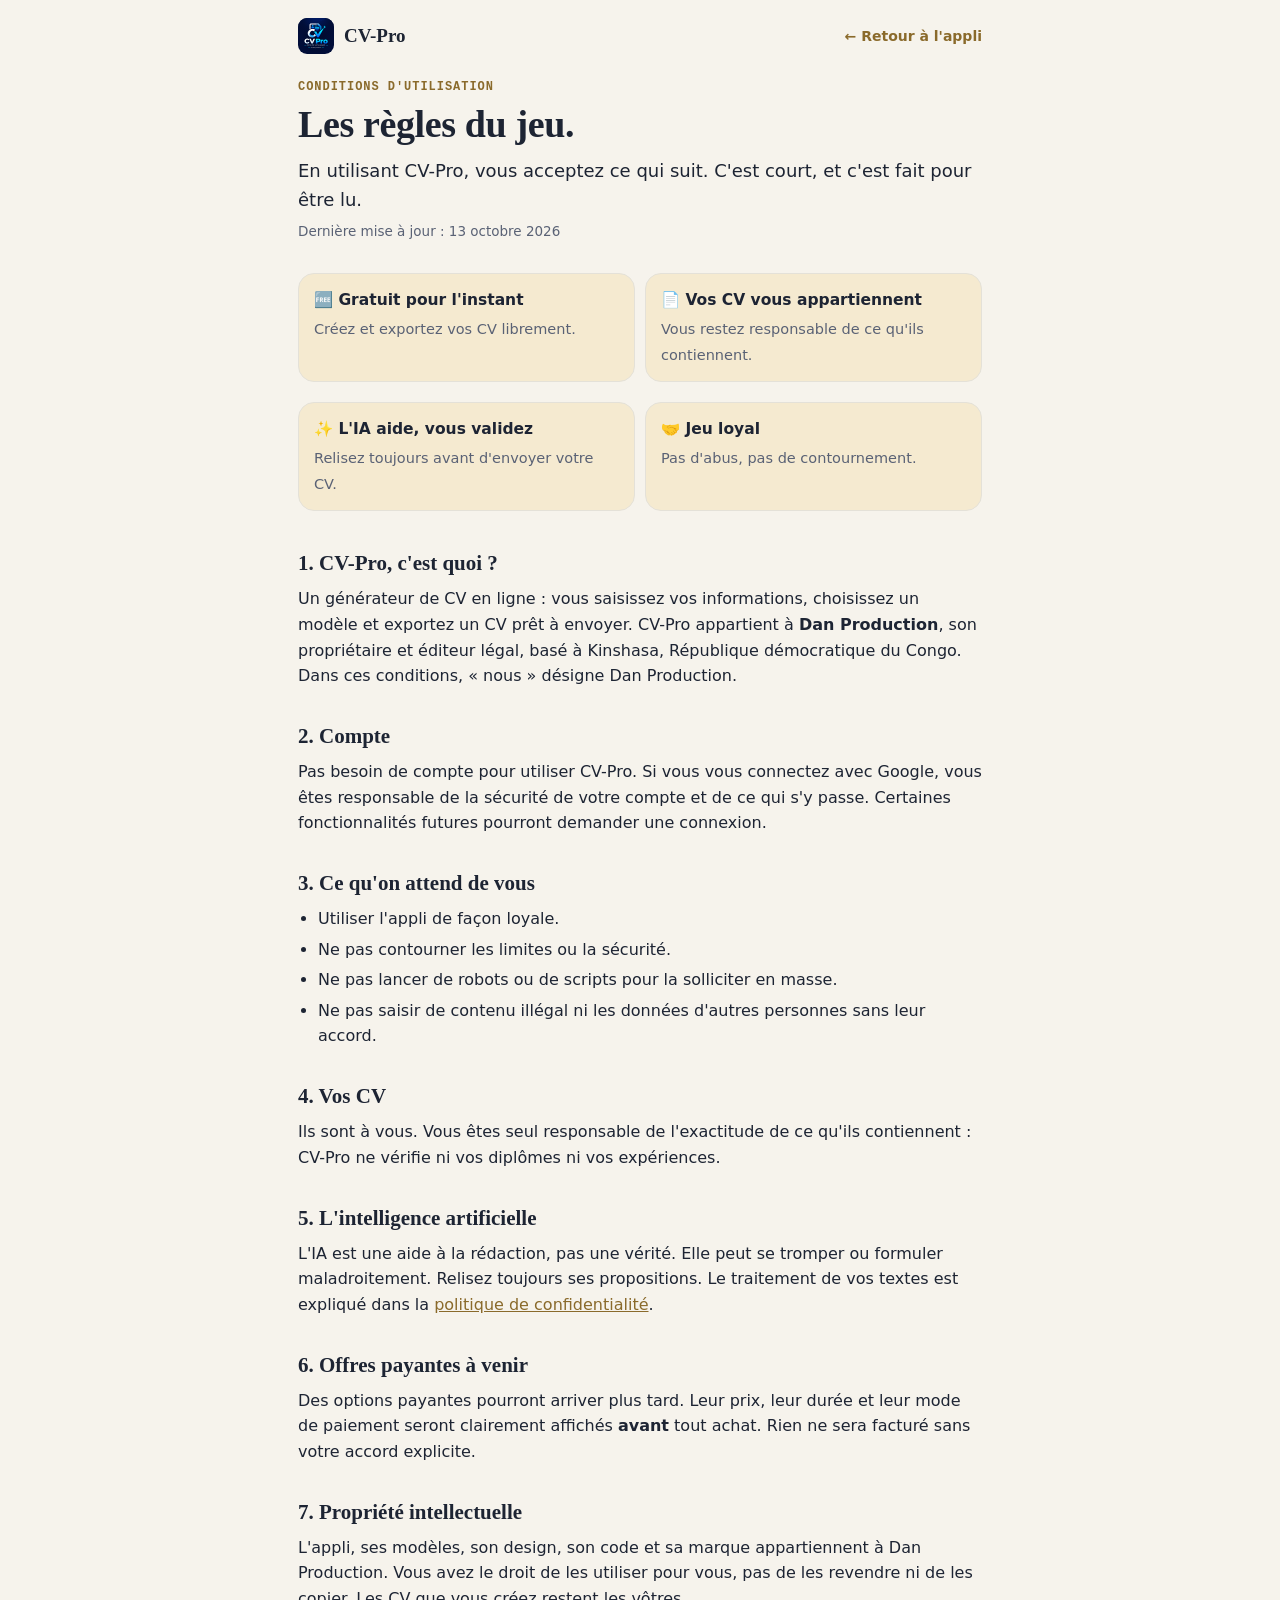
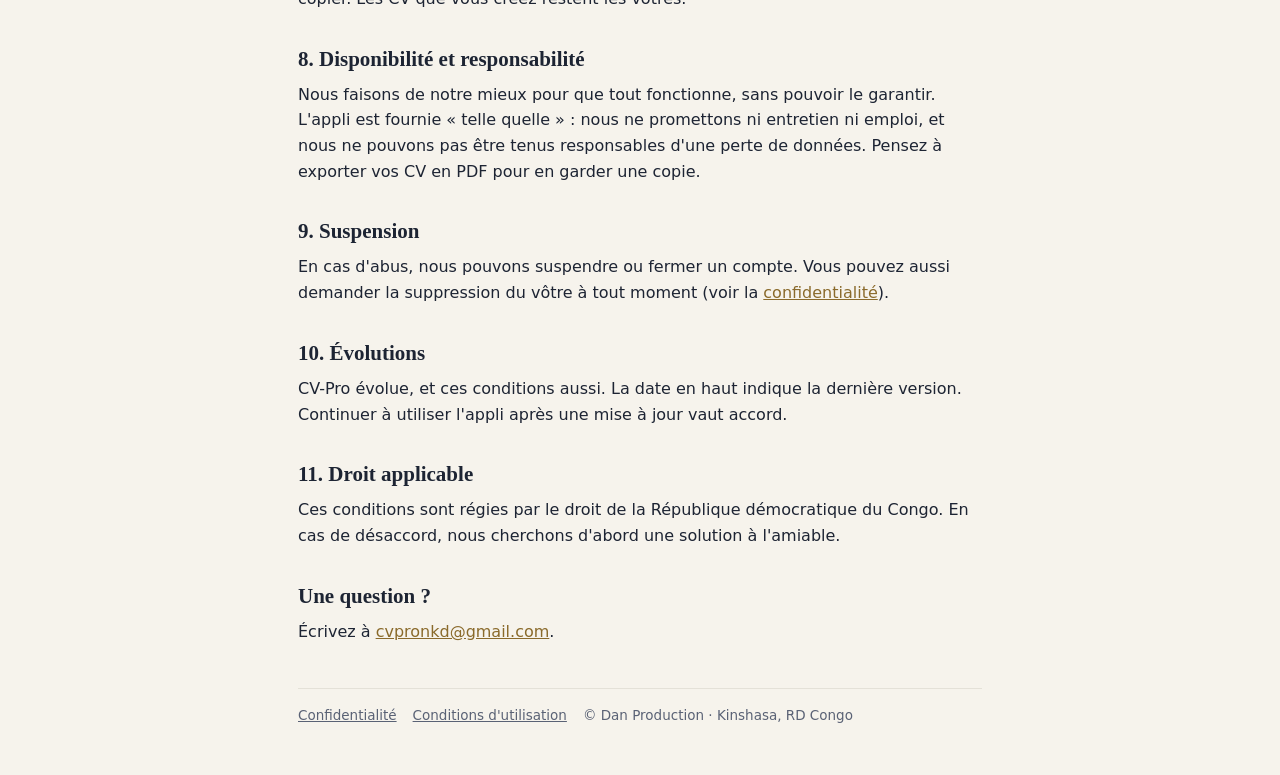
<file: cgu.html>
<!doctype html>
<html lang="fr">
<head>
<meta charset="utf-8">
<meta name="viewport" content="width=device-width, initial-scale=1">
<meta name="theme-color" content="#101A2E">
<title>Conditions d'utilisation — CV-Pro</title>
<style>
:root{--bg:#101A2E;--card:#17233D;--card2:#1E2C48;--ink:#E8E6DD;--muted:#9AA3B8;--line:rgba(255,255,255,.10);--brass:#C6A15B;--brass-soft:rgba(198,161,91,.14)}
@media (prefers-color-scheme:light){:root{--bg:#F6F3EC;--card:#FFFFFF;--card2:#FBF8F1;--ink:#1D2433;--muted:#5A6275;--line:#E4E1D8;--brass:#8A6A2B;--brass-soft:#F5EAD0}}
*{box-sizing:border-box}
html{-webkit-text-size-adjust:100%}
body{margin:0;background:var(--bg);color:var(--ink);font:16px/1.6 system-ui,-apple-system,"Segoe UI",Roboto,sans-serif}
main{max-width:720px;margin:0 auto;padding:18px 18px calc(48px + env(safe-area-inset-bottom))}
.top{display:flex;align-items:center;justify-content:space-between;gap:12px;margin-bottom:26px}
.brand{display:flex;align-items:center;gap:10px;color:var(--ink);text-decoration:none;font:600 19px Georgia,"Times New Roman",serif}
.brand svg{width:36px;height:36px;border-radius:9px;display:block;flex:none}
.back{color:var(--brass);text-decoration:none;font-weight:600;font-size:14px}
.eyebrow{font:600 12px ui-monospace,Menlo,monospace;letter-spacing:.08em;text-transform:uppercase;color:var(--brass);margin:0 0 10px}
h1{font:600 38px/1.08 Georgia,"Times New Roman",serif;margin:0 0 12px;letter-spacing:-.01em}
.lead{font-size:18px;color:var(--ink);margin:0 0 6px}
.meta{color:var(--muted);font-size:13.5px;margin:0 0 26px}
.tldr{list-style:none;padding:0;display:grid;grid-template-columns:1fr 1fr;gap:10px;margin:0 0 30px}
@media (max-width:560px){.tldr{grid-template-columns:1fr}h1{font-size:32px}}
.tldr li{background:var(--brass-soft);border:1px solid var(--line);border-radius:16px;padding:14px 15px}
.tldr b{display:block;font-size:15.5px;margin-bottom:3px}
.tldr span{color:var(--muted);font-size:14.5px;line-height:1.45}
h2{font:600 21px/1.25 Georgia,"Times New Roman",serif;margin:34px 0 10px}
p{margin:0 0 12px}
ul{padding-left:20px;margin:0 0 12px}
li{margin:5px 0}
a{color:var(--brass)}
.card{background:var(--card);border:1px solid var(--line);border-radius:16px;padding:6px 16px;margin:12px 0}
.row{padding:12px 0;border-bottom:1px solid var(--line)}
.row:last-child{border-bottom:none}
.row b{display:block;font-size:15.5px}
.row span{display:block;color:var(--muted);font-size:14.5px;line-height:1.45;margin-top:2px}
.never{background:var(--card2);border:1px solid var(--line);border-left:3px solid var(--brass);border-radius:12px;padding:12px 15px;margin:14px 0}
footer{margin-top:44px;padding-top:16px;border-top:1px solid var(--line);color:var(--muted);font-size:13.5px;display:flex;flex-wrap:wrap;gap:6px 16px}
footer a{color:var(--muted)}
</style>
</head>
<body>
<main>
<div class="top">
  <a class="brand" href="./"><svg xmlns="http://www.w3.org/2000/svg" viewBox="0 0 1254 1254" width="36" height="36" aria-hidden="true" focusable="false"><defs><radialGradient id="bgGlow" gradientUnits="userSpaceOnUse" cx="627" cy="0" r="760" gradientTransform="translate(627 0) scale(1.15 1) translate(-627 0)">
<stop offset="0" stop-color="#011b66"/><stop offset="0.55" stop-color="#010f3a"/><stop offset="1" stop-color="#01082a" stop-opacity="0"/></radialGradient>
<radialGradient id="bgVig" gradientUnits="userSpaceOnUse" cx="627" cy="760" r="950"><stop offset="0" stop-color="#010a2a"/><stop offset="0.55" stop-color="#010d38"/><stop offset="1" stop-color="#010e3c"/></radialGradient><linearGradient id="g1" gradientUnits="userSpaceOnUse" x1="0" y1="1026" x2="0" y2="1043"><stop offset="0.25" stop-color="#f4f5f8"/><stop offset="0.75" stop-color="#f4f5f7"/></linearGradient><linearGradient id="g2" gradientUnits="userSpaceOnUse" x1="0" y1="1026" x2="0" y2="1050"><stop offset="0.25" stop-color="#f7f7f9"/><stop offset="0.75" stop-color="#f5f6f8"/></linearGradient><linearGradient id="g3" gradientUnits="userSpaceOnUse" x1="0" y1="1026" x2="0" y2="1045"><stop offset="0.25" stop-color="#f4f4f6"/><stop offset="0.75" stop-color="#f4f4f6"/></linearGradient><linearGradient id="g4" gradientUnits="userSpaceOnUse" x1="0" y1="1026" x2="0" y2="1042"><stop offset="0.25" stop-color="#f4f5f6"/><stop offset="0.75" stop-color="#f4f5f6"/></linearGradient><linearGradient id="g5" gradientUnits="userSpaceOnUse" x1="0" y1="1026" x2="0" y2="1044"><stop offset="0.25" stop-color="#f5f6f7"/><stop offset="0.75" stop-color="#f5f6f7"/></linearGradient><linearGradient id="g6" gradientUnits="userSpaceOnUse" x1="0" y1="1026" x2="0" y2="1042"><stop offset="0.25" stop-color="#f7f7f8"/><stop offset="0.75" stop-color="#f6f7f8"/></linearGradient><linearGradient id="g7" gradientUnits="userSpaceOnUse" x1="0" y1="1020" x2="0" y2="1044"><stop offset="0.25" stop-color="#f5f5f7"/><stop offset="0.75" stop-color="#f9f9fa"/></linearGradient><linearGradient id="g8" gradientUnits="userSpaceOnUse" x1="0" y1="1020" x2="0" y2="1043"><stop offset="0.25" stop-color="#f7f7f8"/><stop offset="0.75" stop-color="#f8f8f9"/></linearGradient><linearGradient id="g9" gradientUnits="userSpaceOnUse" x1="0" y1="955" x2="0" y2="965"><stop offset="0.25" stop-color="#f7f7f8"/><stop offset="0.75" stop-color="#f7f7f8"/></linearGradient><linearGradient id="g10" gradientUnits="userSpaceOnUse" x1="0" y1="935" x2="0" y2="960"><stop offset="0.25" stop-color="#f7f7f8"/><stop offset="0.75" stop-color="#f7f7f8"/></linearGradient><linearGradient id="g11" gradientUnits="userSpaceOnUse" x1="0" y1="935" x2="0" y2="960"><stop offset="0.25" stop-color="#f7f7f8"/><stop offset="0.75" stop-color="#f8f7f8"/></linearGradient><linearGradient id="g12" gradientUnits="userSpaceOnUse" x1="0" y1="935" x2="0" y2="961"><stop offset="0.08" stop-color="#f8f8f8"/><stop offset="0.25" stop-color="#f6f6f7"/><stop offset="0.42" stop-color="#f8f8f8"/><stop offset="0.58" stop-color="#f9f9f9"/><stop offset="0.75" stop-color="#f7f7f8"/><stop offset="0.92" stop-color="#f3f3f4"/></linearGradient><linearGradient id="g13" gradientUnits="userSpaceOnUse" x1="0" y1="935" x2="0" y2="961"><stop offset="0.08" stop-color="#f7f7f7"/><stop offset="0.25" stop-color="#f7f7f7"/><stop offset="0.42" stop-color="#fafafa"/><stop offset="0.58" stop-color="#fafafb"/><stop offset="0.75" stop-color="#f8f9f9"/><stop offset="0.92" stop-color="#f1f2f3"/></linearGradient><linearGradient id="g14" gradientUnits="userSpaceOnUse" x1="0" y1="935" x2="0" y2="961"><stop offset="0.08" stop-color="#f9f9f9"/><stop offset="0.25" stop-color="#f7f7f8"/><stop offset="0.42" stop-color="#f6f6f7"/><stop offset="0.58" stop-color="#f6f6f7"/><stop offset="0.75" stop-color="#f7f8f8"/><stop offset="0.92" stop-color="#f2f2f3"/></linearGradient><linearGradient id="g15" gradientUnits="userSpaceOnUse" x1="0" y1="929" x2="0" y2="961"><stop offset="0.08" stop-color="#f5f5f6"/><stop offset="0.25" stop-color="#fafafb"/><stop offset="0.42" stop-color="#f9f9fa"/><stop offset="0.58" stop-color="#f9f9f9"/><stop offset="0.75" stop-color="#f9f9fa"/><stop offset="0.92" stop-color="#f5f5f6"/></linearGradient><linearGradient id="g16" gradientUnits="userSpaceOnUse" x1="0" y1="927" x2="0" y2="960"><stop offset="0.08" stop-color="#f6f6f7"/><stop offset="0.25" stop-color="#f6f7f8"/><stop offset="0.42" stop-color="#f6f6f7"/><stop offset="0.58" stop-color="#f6f7f8"/><stop offset="0.75" stop-color="#f7f8f8"/><stop offset="0.92" stop-color="#f7f7f8"/></linearGradient><linearGradient id="g17" gradientUnits="userSpaceOnUse" x1="0" y1="927" x2="0" y2="960"><stop offset="0.08" stop-color="#f7f7f7"/><stop offset="0.25" stop-color="#f6f6f7"/><stop offset="0.42" stop-color="#f6f6f7"/><stop offset="0.58" stop-color="#f7f7f7"/><stop offset="0.75" stop-color="#f8f8f9"/><stop offset="0.92" stop-color="#f8f8f9"/></linearGradient><linearGradient id="g18" gradientUnits="userSpaceOnUse" x1="0" y1="926" x2="0" y2="961"><stop offset="0.08" stop-color="#f7f7f7"/><stop offset="0.25" stop-color="#f8f8f9"/><stop offset="0.42" stop-color="#f2f2f4"/><stop offset="0.58" stop-color="#f5f5f6"/><stop offset="0.75" stop-color="#f7f7f7"/><stop offset="0.92" stop-color="#f3f3f4"/></linearGradient><linearGradient id="g19" gradientUnits="userSpaceOnUse" x1="0" y1="722" x2="0" y2="889"><stop offset="0.08" stop-color="#fdfcfd"/><stop offset="0.25" stop-color="#fdfdfd"/><stop offset="0.42" stop-color="#f9fbfd"/><stop offset="0.58" stop-color="#edf5fd"/><stop offset="0.75" stop-color="#dbedfd"/><stop offset="0.92" stop-color="#c9e5fc"/></linearGradient><linearGradient id="g20" gradientUnits="userSpaceOnUse" x1="0" y1="718" x2="0" y2="891"><stop offset="0.08" stop-color="#fdfdfd"/><stop offset="0.25" stop-color="#fdfdfd"/><stop offset="0.42" stop-color="#fdfdfd"/><stop offset="0.58" stop-color="#f8fafd"/><stop offset="0.75" stop-color="#e1f0fd"/><stop offset="0.92" stop-color="#c8e4fc"/></linearGradient><linearGradient id="g21" gradientUnits="userSpaceOnUse" x1="0" y1="562" x2="0" y2="648"><stop offset="0.08" stop-color="#fcfcfc"/><stop offset="0.25" stop-color="#f8fbfd"/><stop offset="0.42" stop-color="#e0f3fd"/><stop offset="0.58" stop-color="#cdeefd"/><stop offset="0.75" stop-color="#bbe8fd"/><stop offset="0.92" stop-color="#a5e1fc"/></linearGradient><linearGradient id="g22" gradientUnits="userSpaceOnUse" x1="0" y1="381" x2="0" y2="675"><stop offset="0.08" stop-color="#fdfdfd"/><stop offset="0.25" stop-color="#fdfdfd"/><stop offset="0.42" stop-color="#f7fafd"/><stop offset="0.58" stop-color="#e9f4fd"/><stop offset="0.75" stop-color="#cde7fd"/><stop offset="0.92" stop-color="#add9fc"/></linearGradient><linearGradient id="g23" gradientUnits="userSpaceOnUse" x1="0" y1="192" x2="0" y2="395"><stop offset="0.08" stop-color="#fdfdfd"/><stop offset="0.25" stop-color="#fdfdfd"/><stop offset="0.42" stop-color="#fcfcfd"/><stop offset="0.58" stop-color="#fdfdfd"/><stop offset="0.75" stop-color="#fdfdfd"/><stop offset="0.92" stop-color="#fcfcfc"/></linearGradient><linearGradient id="g24" gradientUnits="userSpaceOnUse" x1="0" y1="1046" x2="0" y2="1053"><stop offset="0.25" stop-color="#bec0cc"/><stop offset="0.75" stop-color="#a0a6b5"/></linearGradient><linearGradient id="g25" gradientUnits="userSpaceOnUse" x1="0" y1="1044" x2="0" y2="1046"><stop offset="0.25" stop-color="#606c83"/><stop offset="0.75" stop-color="#030726"/></linearGradient><linearGradient id="g26" gradientUnits="userSpaceOnUse" x1="0" y1="1043" x2="0" y2="1046"><stop offset="0.25" stop-color="#5d6882"/><stop offset="0.75" stop-color="#000424"/></linearGradient><linearGradient id="g27" gradientUnits="userSpaceOnUse" x1="0" y1="1043" x2="0" y2="1046"><stop offset="0.25" stop-color="#8c90a0"/><stop offset="0.75" stop-color="#00021d"/></linearGradient><linearGradient id="g28" gradientUnits="userSpaceOnUse" x1="0" y1="1042" x2="0" y2="1045"><stop offset="0.25" stop-color="#adb4c0"/><stop offset="0.75" stop-color="#4d5b76"/></linearGradient><linearGradient id="g29" gradientUnits="userSpaceOnUse" x1="0" y1="1042" x2="0" y2="1045"><stop offset="0.25" stop-color="#b5b9c3"/><stop offset="0.75" stop-color="#55617d"/></linearGradient><linearGradient id="g30" gradientUnits="userSpaceOnUse" x1="0" y1="1041" x2="0" y2="1045"><stop offset="0.25" stop-color="#b7b9c5"/><stop offset="0.75" stop-color="#989eb1"/></linearGradient><linearGradient id="g31" gradientUnits="userSpaceOnUse" x1="531" y1="0" x2="548" y2="0"><stop offset="0.25" stop-color="#a0a4b4"/><stop offset="0.75" stop-color="#545b71"/></linearGradient><linearGradient id="g32" gradientUnits="userSpaceOnUse" x1="0" y1="1041" x2="0" y2="1045"><stop offset="0.25" stop-color="#a5a7b3"/><stop offset="0.75" stop-color="#9da2b0"/></linearGradient><linearGradient id="g33" gradientUnits="userSpaceOnUse" x1="0" y1="1040" x2="0" y2="1045"><stop offset="0.25" stop-color="#b7bcc7"/><stop offset="0.75" stop-color="#9399aa"/></linearGradient><linearGradient id="g34" gradientUnits="userSpaceOnUse" x1="0" y1="1039" x2="0" y2="1045"><stop offset="0.25" stop-color="#a3a8b8"/><stop offset="0.75" stop-color="#9ca3b2"/></linearGradient><linearGradient id="g35" gradientUnits="userSpaceOnUse" x1="0" y1="1038" x2="0" y2="1045"><stop offset="0.25" stop-color="#5c6077"/><stop offset="0.75" stop-color="#a4a8b5"/></linearGradient><linearGradient id="g36" gradientUnits="userSpaceOnUse" x1="0" y1="1035" x2="0" y2="1042"><stop offset="0.25" stop-color="#d5d6de"/><stop offset="0.75" stop-color="#b9b8c3"/></linearGradient><linearGradient id="g37" gradientUnits="userSpaceOnUse" x1="827" y1="0" x2="909" y2="0"><stop offset="0.08" stop-color="#00f0fb"/><stop offset="0.25" stop-color="#00effc"/><stop offset="0.42" stop-color="#00edfe"/><stop offset="0.58" stop-color="#01dafc"/><stop offset="0.75" stop-color="#01bdfd"/><stop offset="0.92" stop-color="#0198fa"/></linearGradient><linearGradient id="g38" gradientUnits="userSpaceOnUse" x1="353" y1="0" x2="435" y2="0"><stop offset="0.08" stop-color="#00a4fb"/><stop offset="0.25" stop-color="#01c9fc"/><stop offset="0.42" stop-color="#00e3fc"/><stop offset="0.58" stop-color="#00eafd"/><stop offset="0.75" stop-color="#00c8fc"/><stop offset="0.92" stop-color="#01a8fb"/></linearGradient><linearGradient id="g39" gradientUnits="userSpaceOnUse" x1="0" y1="1026" x2="0" y2="1044"><stop offset="0.25" stop-color="#f2f4f6"/><stop offset="0.75" stop-color="#f0f1f3"/></linearGradient><linearGradient id="g40" gradientUnits="userSpaceOnUse" x1="0" y1="1026" x2="0" y2="1045"><stop offset="0.25" stop-color="#f4f5f7"/><stop offset="0.75" stop-color="#f0f1f4"/></linearGradient><linearGradient id="g41" gradientUnits="userSpaceOnUse" x1="0" y1="1025" x2="0" y2="1028"><stop offset="0.25" stop-color="#dadde7"/><stop offset="0.75" stop-color="#aab3c8"/></linearGradient><linearGradient id="g42" gradientUnits="userSpaceOnUse" x1="0" y1="1025" x2="0" y2="1028"><stop offset="0.25" stop-color="#cdd1db"/><stop offset="0.75" stop-color="#fefeff"/></linearGradient><linearGradient id="g43" gradientUnits="userSpaceOnUse" x1="0" y1="1025" x2="0" y2="1028"><stop offset="0.25" stop-color="#caceda"/><stop offset="0.75" stop-color="#feffff"/></linearGradient><linearGradient id="g44" gradientUnits="userSpaceOnUse" x1="0" y1="1025" x2="0" y2="1029"><stop offset="0.25" stop-color="#b5bdc7"/><stop offset="0.75" stop-color="#434864"/></linearGradient><linearGradient id="g45" gradientUnits="userSpaceOnUse" x1="0" y1="1025" x2="0" y2="1028"><stop offset="0.25" stop-color="#e8ebf0"/><stop offset="0.75" stop-color="#bbc0cc"/></linearGradient><linearGradient id="g46" gradientUnits="userSpaceOnUse" x1="0" y1="1025" x2="0" y2="1028"><stop offset="0.25" stop-color="#c4c8d2"/><stop offset="0.75" stop-color="#2f3755"/></linearGradient><linearGradient id="g47" gradientUnits="userSpaceOnUse" x1="0" y1="1026" x2="0" y2="1044"><stop offset="0.25" stop-color="#f7f7f9"/><stop offset="0.75" stop-color="#f1f2f4"/></linearGradient><linearGradient id="g48" gradientUnits="userSpaceOnUse" x1="0" y1="1026" x2="0" y2="1044"><stop offset="0.25" stop-color="#f8f8f9"/><stop offset="0.75" stop-color="#f7f7f8"/></linearGradient><linearGradient id="g49" gradientUnits="userSpaceOnUse" x1="0" y1="1026" x2="0" y2="1045"><stop offset="0.25" stop-color="#f6f6f8"/><stop offset="0.75" stop-color="#f8f8f9"/></linearGradient><linearGradient id="g50" gradientUnits="userSpaceOnUse" x1="0" y1="1025" x2="0" y2="1030"><stop offset="0.25" stop-color="#ced1db"/><stop offset="0.75" stop-color="#59627b"/></linearGradient><linearGradient id="g51" gradientUnits="userSpaceOnUse" x1="622" y1="0" x2="630" y2="0"><stop offset="0.25" stop-color="#f7f7f8"/><stop offset="0.75" stop-color="#ebeaf0"/></linearGradient><linearGradient id="g52" gradientUnits="userSpaceOnUse" x1="0" y1="1025" x2="0" y2="1033"><stop offset="0.25" stop-color="#d9dae2"/><stop offset="0.75" stop-color="#414a64"/></linearGradient><linearGradient id="g53" gradientUnits="userSpaceOnUse" x1="0" y1="1025" x2="0" y2="1030"><stop offset="0.25" stop-color="#f0eef3"/><stop offset="0.75" stop-color="#f5f4f7"/></linearGradient><linearGradient id="g54" gradientUnits="userSpaceOnUse" x1="0" y1="1025" x2="0" y2="1030"><stop offset="0.25" stop-color="#b8bac2"/><stop offset="0.75" stop-color="#60667a"/></linearGradient><linearGradient id="g55" gradientUnits="userSpaceOnUse" x1="0" y1="1026" x2="0" y2="1044"><stop offset="0.25" stop-color="#f7f7f8"/><stop offset="0.75" stop-color="#f6f6f9"/></linearGradient><linearGradient id="g56" gradientUnits="userSpaceOnUse" x1="0" y1="1024" x2="0" y2="1028"><stop offset="0.25" stop-color="#d8d9e0"/><stop offset="0.75" stop-color="#f3f4f7"/></linearGradient><linearGradient id="g57" gradientUnits="userSpaceOnUse" x1="0" y1="1021" x2="0" y2="1044"><stop offset="0.25" stop-color="#f1f2f6"/><stop offset="0.75" stop-color="#f7f8f9"/></linearGradient><linearGradient id="g58" gradientUnits="userSpaceOnUse" x1="0" y1="1019" x2="0" y2="1026"><stop offset="0.25" stop-color="#d4d5dc"/><stop offset="0.75" stop-color="#949cab"/></linearGradient><linearGradient id="g59" gradientUnits="userSpaceOnUse" x1="0" y1="1018" x2="0" y2="1028"><stop offset="0.25" stop-color="#ced0d8"/><stop offset="0.75" stop-color="#6c7588"/></linearGradient><linearGradient id="g60" gradientUnits="userSpaceOnUse" x1="0" y1="1017" x2="0" y2="1023"><stop offset="0.25" stop-color="#c0c2ce"/><stop offset="0.75" stop-color="#888b9f"/></linearGradient><linearGradient id="g61" gradientUnits="userSpaceOnUse" x1="0" y1="1018" x2="0" y2="1044"><stop offset="0.08" stop-color="#f5f6f8"/><stop offset="0.25" stop-color="#f9f9fa"/><stop offset="0.42" stop-color="#fafafb"/><stop offset="0.58" stop-color="#f7f7f8"/><stop offset="0.75" stop-color="#f4f4f6"/><stop offset="0.92" stop-color="#f4f4f6"/></linearGradient><linearGradient id="g62" gradientUnits="userSpaceOnUse" x1="0" y1="963" x2="0" y2="968"><stop offset="0.25" stop-color="#d5d7da"/><stop offset="0.75" stop-color="#676d7b"/></linearGradient><linearGradient id="g63" gradientUnits="userSpaceOnUse" x1="613" y1="0" x2="621" y2="0"><stop offset="0.25" stop-color="#9ca0a8"/><stop offset="0.75" stop-color="#7e838f"/></linearGradient><linearGradient id="g64" gradientUnits="userSpaceOnUse" x1="0" y1="958" x2="0" y2="961"><stop offset="0.25" stop-color="#bbbec4"/><stop offset="0.75" stop-color="#6a6e7a"/></linearGradient><linearGradient id="g65" gradientUnits="userSpaceOnUse" x1="0" y1="958" x2="0" y2="961"><stop offset="0.25" stop-color="#b4b7bd"/><stop offset="0.75" stop-color="#747a85"/></linearGradient><linearGradient id="g66" gradientUnits="userSpaceOnUse" x1="0" y1="958" x2="0" y2="961"><stop offset="0.25" stop-color="#c1c6cd"/><stop offset="0.75" stop-color="#676b78"/></linearGradient><linearGradient id="g67" gradientUnits="userSpaceOnUse" x1="0" y1="955" x2="0" y2="961"><stop offset="0.25" stop-color="#8c8e98"/><stop offset="0.75" stop-color="#777b85"/></linearGradient><linearGradient id="g68" gradientUnits="userSpaceOnUse" x1="0" y1="954" x2="0" y2="961"><stop offset="0.25" stop-color="#c4c6cf"/><stop offset="0.75" stop-color="#828692"/></linearGradient><linearGradient id="g69" gradientUnits="userSpaceOnUse" x1="0" y1="953" x2="0" y2="959"><stop offset="0.25" stop-color="#c7c9d1"/><stop offset="0.75" stop-color="#6e717c"/></linearGradient><linearGradient id="g70" gradientUnits="userSpaceOnUse" x1="0" y1="950" x2="0" y2="957"><stop offset="0.25" stop-color="#c3c5cc"/><stop offset="0.75" stop-color="#626471"/></linearGradient><linearGradient id="g71" gradientUnits="userSpaceOnUse" x1="450" y1="0" x2="457" y2="0"><stop offset="0.25" stop-color="#686c79"/><stop offset="0.75" stop-color="#686a79"/></linearGradient><linearGradient id="g72" gradientUnits="userSpaceOnUse" x1="0" y1="947" x2="0" y2="950"><stop offset="0.25" stop-color="#bfc2ca"/><stop offset="0.75" stop-color="#5b5e6a"/></linearGradient><linearGradient id="g73" gradientUnits="userSpaceOnUse" x1="0" y1="944" x2="0" y2="951"><stop offset="0.25" stop-color="#888a94"/><stop offset="0.75" stop-color="#848690"/></linearGradient><linearGradient id="g74" gradientUnits="userSpaceOnUse" x1="966" y1="0" x2="1041" y2="0"><stop offset="0.08" stop-color="#0377f0"/><stop offset="0.25" stop-color="#028aef"/><stop offset="0.42" stop-color="#03a9f0"/><stop offset="0.58" stop-color="#03c6f0"/><stop offset="0.75" stop-color="#03daf0"/><stop offset="0.92" stop-color="#04e4f0"/></linearGradient><linearGradient id="g75" gradientUnits="userSpaceOnUse" x1="219" y1="0" x2="295" y2="0"><stop offset="0.08" stop-color="#037ff1"/><stop offset="0.25" stop-color="#0494f3"/><stop offset="0.42" stop-color="#03b2f0"/><stop offset="0.58" stop-color="#03caf0"/><stop offset="0.75" stop-color="#02ddef"/><stop offset="0.92" stop-color="#03e7f0"/></linearGradient><linearGradient id="g76" gradientUnits="userSpaceOnUse" x1="0" y1="934" x2="0" y2="940"><stop offset="0.25" stop-color="#91939d"/><stop offset="0.75" stop-color="#7d818e"/></linearGradient><linearGradient id="g77" gradientUnits="userSpaceOnUse" x1="0" y1="934" x2="0" y2="940"><stop offset="0.25" stop-color="#d7dadf"/><stop offset="0.75" stop-color="#c2c5cd"/></linearGradient><linearGradient id="g78" gradientUnits="userSpaceOnUse" x1="0" y1="935" x2="0" y2="960"><stop offset="0.25" stop-color="#ededf0"/><stop offset="0.75" stop-color="#ecedef"/></linearGradient><linearGradient id="g79" gradientUnits="userSpaceOnUse" x1="0" y1="935" x2="0" y2="960"><stop offset="0.25" stop-color="#f6f6f7"/><stop offset="0.75" stop-color="#f9f9f9"/></linearGradient><linearGradient id="g80" gradientUnits="userSpaceOnUse" x1="0" y1="934" x2="0" y2="937"><stop offset="0.25" stop-color="#9c9da7"/><stop offset="0.75" stop-color="#717582"/></linearGradient><linearGradient id="g81" gradientUnits="userSpaceOnUse" x1="0" y1="934" x2="0" y2="938"><stop offset="0.25" stop-color="#c0c1ca"/><stop offset="0.75" stop-color="#b5b5be"/></linearGradient><linearGradient id="g82" gradientUnits="userSpaceOnUse" x1="0" y1="935" x2="0" y2="960"><stop offset="0.25" stop-color="#f6f6f8"/><stop offset="0.75" stop-color="#f7f7f9"/></linearGradient><linearGradient id="g83" gradientUnits="userSpaceOnUse" x1="0" y1="935" x2="0" y2="960"><stop offset="0.25" stop-color="#f9f8f9"/><stop offset="0.75" stop-color="#f8f8f8"/></linearGradient><linearGradient id="g84" gradientUnits="userSpaceOnUse" x1="0" y1="935" x2="0" y2="961"><stop offset="0.08" stop-color="#f7f7f7"/><stop offset="0.25" stop-color="#f7f7f8"/><stop offset="0.42" stop-color="#faf9fa"/><stop offset="0.58" stop-color="#fafbfb"/><stop offset="0.75" stop-color="#f6f6f7"/><stop offset="0.92" stop-color="#f1f2f3"/></linearGradient><linearGradient id="g85" gradientUnits="userSpaceOnUse" x1="0" y1="935" x2="0" y2="961"><stop offset="0.08" stop-color="#f7f8f8"/><stop offset="0.25" stop-color="#f9f9fa"/><stop offset="0.42" stop-color="#fbfbfc"/><stop offset="0.58" stop-color="#f8f8f9"/><stop offset="0.75" stop-color="#f8f8f9"/><stop offset="0.92" stop-color="#f4f5f6"/></linearGradient><linearGradient id="g86" gradientUnits="userSpaceOnUse" x1="0" y1="935" x2="0" y2="961"><stop offset="0.08" stop-color="#f8f8f8"/><stop offset="0.25" stop-color="#f6f6f7"/><stop offset="0.42" stop-color="#f9f9f9"/><stop offset="0.58" stop-color="#f8f8f9"/><stop offset="0.75" stop-color="#f8f8f8"/><stop offset="0.92" stop-color="#f1f1f3"/></linearGradient><linearGradient id="g87" gradientUnits="userSpaceOnUse" x1="0" y1="935" x2="0" y2="960"><stop offset="0.25" stop-color="#f6f6f7"/><stop offset="0.75" stop-color="#f6f6f7"/></linearGradient><linearGradient id="g88" gradientUnits="userSpaceOnUse" x1="0" y1="935" x2="0" y2="961"><stop offset="0.08" stop-color="#f8f8f8"/><stop offset="0.25" stop-color="#f6f6f7"/><stop offset="0.42" stop-color="#f8f8f9"/><stop offset="0.58" stop-color="#f6f6f7"/><stop offset="0.75" stop-color="#f7f7f8"/><stop offset="0.92" stop-color="#f3f3f4"/></linearGradient><linearGradient id="g89" gradientUnits="userSpaceOnUse" x1="0" y1="934" x2="0" y2="941"><stop offset="0.25" stop-color="#aeb0b9"/><stop offset="0.75" stop-color="#777b88"/></linearGradient><linearGradient id="g90" gradientUnits="userSpaceOnUse" x1="0" y1="931" x2="0" y2="937"><stop offset="0.25" stop-color="#b5b9c1"/><stop offset="0.75" stop-color="#737784"/></linearGradient><linearGradient id="g91" gradientUnits="userSpaceOnUse" x1="0" y1="929" x2="0" y2="961"><stop offset="0.08" stop-color="#f8f8f8"/><stop offset="0.25" stop-color="#fafafa"/><stop offset="0.42" stop-color="#fafafb"/><stop offset="0.58" stop-color="#fafafa"/><stop offset="0.75" stop-color="#fafafa"/><stop offset="0.92" stop-color="#f5f5f6"/></linearGradient><linearGradient id="g92" gradientUnits="userSpaceOnUse" x1="0" y1="927" x2="0" y2="931"><stop offset="0.25" stop-color="#bec0c9"/><stop offset="0.75" stop-color="#c4c4cc"/></linearGradient><linearGradient id="g93" gradientUnits="userSpaceOnUse" x1="0" y1="926" x2="0" y2="930"><stop offset="0.25" stop-color="#c8c8cf"/><stop offset="0.75" stop-color="#2c2f3e"/></linearGradient><linearGradient id="g94" gradientUnits="userSpaceOnUse" x1="0" y1="926" x2="0" y2="930"><stop offset="0.25" stop-color="#c6c6cc"/><stop offset="0.75" stop-color="#c0c1ca"/></linearGradient><linearGradient id="g95" gradientUnits="userSpaceOnUse" x1="0" y1="926" x2="0" y2="930"><stop offset="0.25" stop-color="#b1b3bb"/><stop offset="0.75" stop-color="#6a6f81"/></linearGradient><linearGradient id="g96" gradientUnits="userSpaceOnUse" x1="0" y1="926" x2="0" y2="930"><stop offset="0.25" stop-color="#c7c7cd"/><stop offset="0.75" stop-color="#acafb9"/></linearGradient><linearGradient id="g97" gradientUnits="userSpaceOnUse" x1="0" y1="924" x2="0" y2="932"><stop offset="0.25" stop-color="#d8d8dc"/><stop offset="0.75" stop-color="#aaacb5"/></linearGradient><linearGradient id="g98" gradientUnits="userSpaceOnUse" x1="468" y1="0" x2="517" y2="0"><stop offset="0.08" stop-color="#84919b"/><stop offset="0.25" stop-color="#72808c"/><stop offset="0.42" stop-color="#6f7f8b"/><stop offset="0.58" stop-color="#71828f"/><stop offset="0.75" stop-color="#6b7e8c"/><stop offset="0.92" stop-color="#647382"/></linearGradient><linearGradient id="g99" gradientUnits="userSpaceOnUse" x1="0" y1="829" x2="0" y2="832"><stop offset="0.25" stop-color="#a1a1ac"/><stop offset="0.75" stop-color="#f0f0f3"/></linearGradient><linearGradient id="g100" gradientUnits="userSpaceOnUse" x1="0" y1="753" x2="0" y2="889"><stop offset="0.08" stop-color="#01e0fc"/><stop offset="0.25" stop-color="#00d4fd"/><stop offset="0.42" stop-color="#00c0fd"/><stop offset="0.58" stop-color="#00a7fe"/><stop offset="0.75" stop-color="#0088fe"/><stop offset="0.92" stop-color="#016cfd"/></linearGradient><linearGradient id="g101" gradientUnits="userSpaceOnUse" x1="0" y1="752" x2="0" y2="891"><stop offset="0.08" stop-color="#00e4fd"/><stop offset="0.25" stop-color="#00d7fd"/><stop offset="0.42" stop-color="#00c3fd"/><stop offset="0.58" stop-color="#00a8fd"/><stop offset="0.75" stop-color="#0089fd"/><stop offset="0.92" stop-color="#0170fd"/></linearGradient><linearGradient id="g102" gradientUnits="userSpaceOnUse" x1="0" y1="745" x2="0" y2="749"><stop offset="0.25" stop-color="#9b9ca3"/><stop offset="0.75" stop-color="#424350"/></linearGradient><linearGradient id="g103" gradientUnits="userSpaceOnUse" x1="0" y1="722" x2="0" y2="889"><stop offset="0.08" stop-color="#01eefd"/><stop offset="0.25" stop-color="#01e4fd"/><stop offset="0.42" stop-color="#01cefd"/><stop offset="0.58" stop-color="#00b6fd"/><stop offset="0.75" stop-color="#0197fc"/><stop offset="0.92" stop-color="#0171fc"/></linearGradient><linearGradient id="g104" gradientUnits="userSpaceOnUse" x1="0" y1="721" x2="0" y2="725"><stop offset="0.25" stop-color="#bbbec7"/><stop offset="0.75" stop-color="#777c8b"/></linearGradient><linearGradient id="g105" gradientUnits="userSpaceOnUse" x1="0" y1="721" x2="0" y2="725"><stop offset="0.25" stop-color="#d4d5db"/><stop offset="0.75" stop-color="#c3c5cd"/></linearGradient><linearGradient id="g106" gradientUnits="userSpaceOnUse" x1="0" y1="560" x2="0" y2="562"><stop offset="0.25" stop-color="#9fa0aa"/><stop offset="0.75" stop-color="#b1b1ba"/></linearGradient><linearGradient id="g107" gradientUnits="userSpaceOnUse" x1="0" y1="516" x2="0" y2="675"><stop offset="0.08" stop-color="#049bf8"/><stop offset="0.25" stop-color="#059efc"/><stop offset="0.42" stop-color="#06a0fd"/><stop offset="0.58" stop-color="#28b2fd"/><stop offset="0.75" stop-color="#38b5fd"/><stop offset="0.92" stop-color="#25abfd"/></linearGradient><linearGradient id="g108" gradientUnits="userSpaceOnUse" x1="0" y1="410" x2="0" y2="413"><stop offset="0.25" stop-color="#cfd0d4"/><stop offset="0.75" stop-color="#62616c"/></linearGradient><linearGradient id="g109" gradientUnits="userSpaceOnUse" x1="621" y1="0" x2="718" y2="0"><stop offset="0.08" stop-color="#0255fa"/><stop offset="0.25" stop-color="#0154fc"/><stop offset="0.42" stop-color="#0158fc"/><stop offset="0.58" stop-color="#015dfc"/><stop offset="0.75" stop-color="#0163fc"/><stop offset="0.92" stop-color="#0166fb"/></linearGradient><linearGradient id="g110" gradientUnits="userSpaceOnUse" x1="0" y1="392" x2="0" y2="398"><stop offset="0.25" stop-color="#fefdfd"/><stop offset="0.75" stop-color="#9297a1"/></linearGradient><linearGradient id="g111" gradientUnits="userSpaceOnUse" x1="582" y1="0" x2="745" y2="0"><stop offset="0.08" stop-color="#0185fb"/><stop offset="0.25" stop-color="#018dfc"/><stop offset="0.42" stop-color="#0197fc"/><stop offset="0.58" stop-color="#01a0fc"/><stop offset="0.75" stop-color="#01a7fc"/><stop offset="0.92" stop-color="#01abfb"/></linearGradient><linearGradient id="g112" gradientUnits="userSpaceOnUse" x1="0" y1="355" x2="0" y2="673"><stop offset="0.08" stop-color="#01f5fc"/><stop offset="0.25" stop-color="#00eefd"/><stop offset="0.42" stop-color="#00defd"/><stop offset="0.58" stop-color="#00b6fd"/><stop offset="0.75" stop-color="#0085fd"/><stop offset="0.92" stop-color="#0165fd"/></linearGradient><linearGradient id="g113" gradientUnits="userSpaceOnUse" x1="582" y1="0" x2="745" y2="0"><stop offset="0.08" stop-color="#01b7fc"/><stop offset="0.25" stop-color="#01c0fc"/><stop offset="0.42" stop-color="#01c9fd"/><stop offset="0.58" stop-color="#01d2fd"/><stop offset="0.75" stop-color="#01d9fc"/><stop offset="0.92" stop-color="#01dbfb"/></linearGradient><linearGradient id="g114" gradientUnits="userSpaceOnUse" x1="0" y1="298" x2="0" y2="353"><stop offset="0.08" stop-color="#02adfb"/><stop offset="0.25" stop-color="#009ffd"/><stop offset="0.42" stop-color="#0190fd"/><stop offset="0.58" stop-color="#007dfd"/><stop offset="0.75" stop-color="#0069fd"/><stop offset="0.92" stop-color="#0158fc"/></linearGradient><linearGradient id="g115" gradientUnits="userSpaceOnUse" x1="582" y1="0" x2="678" y2="0"><stop offset="0.08" stop-color="#01dafb"/><stop offset="0.25" stop-color="#01dafd"/><stop offset="0.42" stop-color="#01dcfd"/><stop offset="0.58" stop-color="#01ddfd"/><stop offset="0.75" stop-color="#01dcfd"/><stop offset="0.92" stop-color="#02dafb"/></linearGradient><linearGradient id="g116" gradientUnits="userSpaceOnUse" x1="0" y1="267" x2="0" y2="363"><stop offset="0.08" stop-color="#01f4fa"/><stop offset="0.25" stop-color="#01ecfc"/><stop offset="0.42" stop-color="#01e2fc"/><stop offset="0.58" stop-color="#01dbfc"/><stop offset="0.75" stop-color="#01cafc"/><stop offset="0.92" stop-color="#03c1f9"/></linearGradient><linearGradient id="g117" gradientUnits="userSpaceOnUse" x1="0" y1="247" x2="0" y2="292"><stop offset="0.08" stop-color="#02c4fa"/><stop offset="0.25" stop-color="#01b9fd"/><stop offset="0.42" stop-color="#00a8fd"/><stop offset="0.58" stop-color="#0094fc"/><stop offset="0.75" stop-color="#0180fc"/><stop offset="0.92" stop-color="#046df9"/></linearGradient><linearGradient id="g118" gradientUnits="userSpaceOnUse" x1="0" y1="192" x2="0" y2="429"><stop offset="0.08" stop-color="#a2e3fd"/><stop offset="0.25" stop-color="#0092fd"/><stop offset="0.42" stop-color="#018efc"/><stop offset="0.58" stop-color="#01aafc"/><stop offset="0.75" stop-color="#01a0fc"/><stop offset="0.92" stop-color="#0285fb"/></linearGradient><linearGradient id="g119" gradientUnits="userSpaceOnUse" x1="0" y1="106" x2="0" y2="111"><stop offset="0.25" stop-color="#01185b"/><stop offset="0.75" stop-color="#01185a"/></linearGradient><linearGradient id="g120" gradientUnits="userSpaceOnUse" x1="0" y1="104" x2="0" y2="107"><stop offset="0.25" stop-color="#01185b"/><stop offset="0.75" stop-color="#01175a"/></linearGradient><linearGradient id="g121" gradientUnits="userSpaceOnUse" x1="0" y1="99" x2="0" y2="104"><stop offset="0.25" stop-color="#01175b"/><stop offset="0.75" stop-color="#00175a"/></linearGradient><linearGradient id="g122" gradientUnits="userSpaceOnUse" x1="0" y1="98" x2="0" y2="101"><stop offset="0.25" stop-color="#00185b"/><stop offset="0.75" stop-color="#00175a"/></linearGradient><linearGradient id="g123" gradientUnits="userSpaceOnUse" x1="0" y1="98" x2="0" y2="101"><stop offset="0.25" stop-color="#01175b"/><stop offset="0.75" stop-color="#00185a"/></linearGradient><linearGradient id="g124" gradientUnits="userSpaceOnUse" x1="0" y1="96" x2="0" y2="99"><stop offset="0.25" stop-color="#02185b"/><stop offset="0.75" stop-color="#02185a"/></linearGradient><linearGradient id="g125" gradientUnits="userSpaceOnUse" x1="0" y1="94" x2="0" y2="96"><stop offset="0.25" stop-color="#00185b"/><stop offset="0.75" stop-color="#01185b"/></linearGradient><linearGradient id="g126" gradientUnits="userSpaceOnUse" x1="0" y1="94" x2="0" y2="98"><stop offset="0.25" stop-color="#02195b"/><stop offset="0.75" stop-color="#00185a"/></linearGradient><linearGradient id="g127" gradientUnits="userSpaceOnUse" x1="0" y1="88" x2="0" y2="91"><stop offset="0.25" stop-color="#01185b"/><stop offset="0.75" stop-color="#01175a"/></linearGradient><linearGradient id="g128" gradientUnits="userSpaceOnUse" x1="0" y1="86" x2="0" y2="91"><stop offset="0.25" stop-color="#01185b"/><stop offset="0.75" stop-color="#01185b"/></linearGradient><linearGradient id="g129" gradientUnits="userSpaceOnUse" x1="0" y1="86" x2="0" y2="91"><stop offset="0.25" stop-color="#01175b"/><stop offset="0.75" stop-color="#00185a"/></linearGradient><linearGradient id="g130" gradientUnits="userSpaceOnUse" x1="0" y1="86" x2="0" y2="90"><stop offset="0.25" stop-color="#01185b"/><stop offset="0.75" stop-color="#00185a"/></linearGradient><linearGradient id="g131" gradientUnits="userSpaceOnUse" x1="0" y1="82" x2="0" y2="88"><stop offset="0.25" stop-color="#01175b"/><stop offset="0.75" stop-color="#01175b"/></linearGradient><linearGradient id="g132" gradientUnits="userSpaceOnUse" x1="0" y1="81" x2="0" y2="88"><stop offset="0.25" stop-color="#01185b"/><stop offset="0.75" stop-color="#01185a"/></linearGradient><linearGradient id="g133" gradientUnits="userSpaceOnUse" x1="0" y1="79" x2="0" y2="82"><stop offset="0.25" stop-color="#00185b"/><stop offset="0.75" stop-color="#00175a"/></linearGradient><linearGradient id="g134" gradientUnits="userSpaceOnUse" x1="0" y1="77" x2="0" y2="81"><stop offset="0.25" stop-color="#00175b"/><stop offset="0.75" stop-color="#00185a"/></linearGradient><linearGradient id="g135" gradientUnits="userSpaceOnUse" x1="0" y1="75" x2="0" y2="86"><stop offset="0.25" stop-color="#01175b"/><stop offset="0.75" stop-color="#01175a"/></linearGradient><linearGradient id="g136" gradientUnits="userSpaceOnUse" x1="0" y1="74" x2="0" y2="88"><stop offset="0.25" stop-color="#01185b"/><stop offset="0.75" stop-color="#01185a"/></linearGradient><linearGradient id="g137" gradientUnits="userSpaceOnUse" x1="0" y1="72" x2="0" y2="76"><stop offset="0.25" stop-color="#01185b"/><stop offset="0.75" stop-color="#00185a"/></linearGradient><linearGradient id="g138" gradientUnits="userSpaceOnUse" x1="0" y1="66" x2="0" y2="70"><stop offset="0.25" stop-color="#00175b"/><stop offset="0.75" stop-color="#01175a"/></linearGradient><linearGradient id="g139" gradientUnits="userSpaceOnUse" x1="0" y1="65" x2="0" y2="70"><stop offset="0.25" stop-color="#01185b"/><stop offset="0.75" stop-color="#00185a"/></linearGradient><linearGradient id="g140" gradientUnits="userSpaceOnUse" x1="0" y1="62" x2="0" y2="66"><stop offset="0.25" stop-color="#01185b"/><stop offset="0.75" stop-color="#00175a"/></linearGradient><linearGradient id="g141" gradientUnits="userSpaceOnUse" x1="0" y1="52" x2="0" y2="54"><stop offset="0.25" stop-color="#01185b"/><stop offset="0.75" stop-color="#01175a"/></linearGradient><linearGradient id="g142" gradientUnits="userSpaceOnUse" x1="0" y1="47" x2="0" y2="51"><stop offset="0.25" stop-color="#01175b"/><stop offset="0.75" stop-color="#01175a"/></linearGradient><linearGradient id="g143" gradientUnits="userSpaceOnUse" x1="0" y1="46" x2="0" y2="49"><stop offset="0.25" stop-color="#00175b"/><stop offset="0.75" stop-color="#01175a"/></linearGradient><linearGradient id="g144" gradientUnits="userSpaceOnUse" x1="0" y1="30" x2="0" y2="39"><stop offset="0.25" stop-color="#00185b"/><stop offset="0.75" stop-color="#01175a"/></linearGradient><linearGradient id="g145" gradientUnits="userSpaceOnUse" x1="0" y1="4" x2="0" y2="8"><stop offset="0.25" stop-color="#00185a"/><stop offset="0.75" stop-color="#00175a"/></linearGradient><linearGradient id="g146" gradientUnits="userSpaceOnUse" x1="0" y1="1" x2="0" y2="4"><stop offset="0.25" stop-color="#01185a"/><stop offset="0.75" stop-color="#00175a"/></linearGradient><linearGradient id="g147" gradientUnits="userSpaceOnUse" x1="434" y1="0" x2="955" y2="0"><stop offset="0.08" stop-color="#00185d"/><stop offset="0.25" stop-color="#00195f"/><stop offset="0.42" stop-color="#011961"/><stop offset="0.58" stop-color="#011960"/><stop offset="0.75" stop-color="#01195e"/><stop offset="0.92" stop-color="#01185c"/></linearGradient></defs><rect width="1254" height="1254" fill="url(#bgVig)"/><rect width="1254" height="1254" fill="url(#bgGlow)"/><path fill="url(#g1)" fill-rule="evenodd" d="M648.0 1025.3 645.7 1025.0 644.3 1026.3 643.7 1024.7 641.0 1024.7 639.0 1026.0 637.7 1035.3 636.3 1041.0 637.0 1043.0 640.7 1043.0 641.0 1042.7 643.0 1032.3 646.3 1029.0 648.3 1029.0 648.3 1025.7Z"/><path fill="url(#g2)" fill-rule="evenodd" d="M631.0 1025.7 629.3 1024.7 624.7 1024.7 622.3 1025.0 620.7 1026.3 620.0 1026.0 620.0 1025.0 616.7 1025.0 615.3 1026.0 614.7 1031.3 613.7 1034.3 613.7 1037.0 611.7 1045.7 611.7 1050.0 612.0 1050.3 615.3 1050.3 616.0 1049.7 617.3 1042.3 618.0 1042.3 621.0 1044.7 625.0 1045.0 628.3 1043.7 631.7 1041.0 634.0 1037.0 634.7 1031.7 633.7 1028.7ZM626.7 1028.7 629.7 1031.7 629.7 1035.3 628.7 1037.3 626.3 1039.7 624.7 1040.3 621.7 1040.3 619.0 1038.3 618.7 1037.3 619.0 1032.7 620.3 1030.7 622.3 1029.0Z"/><path fill="url(#g3)" fill-rule="evenodd" d="M561.7 1026.7 558.7 1030.3 557.3 1034.7 557.7 1038.7 559.7 1042.3 561.7 1044.0 564.3 1045.0 568.3 1044.7 570.7 1043.0 571.3 1043.0 571.7 1044.0 574.7 1044.0 576.7 1042.7 579.0 1026.3 577.7 1025.0 574.7 1025.0 574.7 1026.0 573.7 1026.3 571.3 1024.7 565.3 1024.7ZM570.0 1028.7 572.7 1030.7 573.0 1031.7 572.7 1036.3 570.0 1039.7 567.0 1040.7 565.3 1040.3 563.7 1039.3 562.3 1037.0 562.7 1032.7 565.3 1029.3 567.0 1028.7Z"/><path fill="url(#g4)" fill-rule="evenodd" d="M518.0 1025.0 516.3 1025.0 514.3 1026.3 513.3 1024.7 511.7 1024.7 509.3 1026.0 506.7 1041.3 507.3 1042.3 510.7 1042.3 511.3 1041.7 512.3 1035.7 513.7 1031.7 515.0 1030.0 516.7 1029.0 518.7 1028.7 518.7 1025.7Z"/><path fill="url(#g5)" fill-rule="evenodd" d="M487.7 1026.7 485.0 1030.0 483.7 1033.0 483.3 1036.3 483.7 1038.3 485.0 1041.3 487.3 1043.7 489.3 1044.7 494.3 1044.7 497.0 1043.0 497.7 1043.0 498.0 1044.0 501.0 1044.0 502.3 1043.3 503.0 1042.3 502.7 1039.7 505.0 1029.7 505.3 1027.0 505.0 1026.0 503.7 1025.0 501.0 1025.0 500.7 1026.0 500.0 1026.3 497.7 1024.7 491.0 1024.7ZM496.0 1028.7 497.0 1029.0 499.0 1031.0 499.3 1034.3 498.7 1036.7 496.0 1039.7 493.0 1040.7 491.3 1040.3 489.0 1038.3 488.3 1037.0 488.3 1034.3 489.0 1032.3 490.3 1030.3 491.7 1029.3 493.3 1028.7Z"/><path fill="url(#g6)" fill-rule="evenodd" d="M598.7 1026.0 596.7 1024.7 595.0 1024.3 590.3 1024.7 588.7 1026.0 588.0 1025.7 588.0 1025.0 584.0 1025.3 583.3 1026.0 582.7 1028.7 581.7 1036.3 580.7 1039.7 580.7 1042.0 581.3 1042.7 584.7 1042.7 585.3 1042.0 587.0 1032.3 588.7 1030.0 591.0 1028.7 594.3 1029.0 595.3 1030.3 595.7 1032.0 594.7 1035.3 594.3 1041.3 594.7 1042.0 598.0 1042.0 599.0 1039.7 600.3 1032.0 600.3 1029.3Z"/><path fill="url(#g7)" fill-rule="evenodd" d="M537.0 1018.3 536.0 1018.7 534.7 1020.7 534.0 1026.0 531.7 1036.3 531.0 1042.3 533.0 1044.3 545.0 1044.0 549.3 1042.0 552.0 1039.7 554.0 1037.0 555.3 1034.0 556.0 1031.0 555.7 1026.3 553.7 1022.3 550.7 1019.7 546.7 1018.3ZM540.0 1022.7 545.0 1022.7 548.0 1023.7 549.7 1025.3 550.7 1027.7 550.7 1032.0 549.7 1035.0 546.7 1038.3 542.3 1040.0 539.0 1040.0 538.7 1039.7 537.0 1040.0 536.3 1039.0 537.0 1038.0 537.0 1035.7 537.7 1034.0 538.7 1025.7 539.3 1024.3 539.0 1023.7Z"/><path fill="url(#g8)" fill-rule="evenodd" d="M481.0 1020.0 477.3 1018.3 469.0 1018.3 466.7 1019.3 466.0 1020.3 464.7 1029.7 464.0 1031.3 464.0 1033.3 463.0 1036.3 463.0 1038.7 462.3 1041.0 463.3 1043.0 466.3 1043.0 467.0 1042.3 468.0 1036.3 468.7 1035.3 476.7 1035.0 479.0 1034.0 482.0 1031.3 483.0 1029.7 483.7 1026.3 483.0 1023.0ZM470.3 1023.3 471.0 1022.7 477.0 1023.0 478.7 1025.0 478.7 1027.3 477.7 1029.3 476.0 1030.7 472.7 1031.0 469.3 1030.7 469.0 1030.0 470.0 1027.3Z"/><path fill="url(#g9)" fill-rule="evenodd" d="M570.0 953.7 568.7 955.3 568.7 959.7 570.7 961.0 569.3 963.0 569.3 964.7 570.0 965.3 573.0 965.3 576.0 960.7 576.3 955.7 574.7 953.7Z"/><path fill="url(#g10)" fill-rule="evenodd" d="M604.3 934.0 603.7 934.7 603.7 937.7 606.7 944.0 606.7 945.0 607.7 946.3 608.0 948.0 608.7 948.7 610.0 953.0 610.7 953.7 611.0 955.7 612.7 958.7 612.7 959.7 614.3 960.3 619.0 960.3 620.3 959.7 625.0 947.3 626.0 945.7 626.0 944.7 628.0 940.7 628.0 939.7 628.7 939.0 629.3 936.7 629.0 934.7 628.3 934.0 625.7 933.7 623.7 934.0 623.0 934.7 622.7 936.7 622.0 937.3 621.7 939.3 620.0 942.7 619.7 944.7 617.7 949.0 617.7 950.0 616.3 951.7 612.0 940.7 610.7 935.7 609.7 934.0 609.0 933.7Z"/><path fill="url(#g11)" fill-rule="evenodd" d="M430.3 933.7 427.3 933.7 424.3 935.3 423.3 936.7 422.7 936.0 422.3 934.0 417.7 933.7 416.0 934.7 416.0 959.0 416.7 959.7 421.0 960.0 422.7 958.7 422.7 945.7 423.7 943.0 426.7 940.3 430.7 940.0 431.7 939.0 431.7 935.0Z"/><path fill="url(#g12)" fill-rule="evenodd" d="M647.7 933.3 642.0 935.7 639.0 938.7 636.7 943.0 636.0 948.0 637.0 952.7 640.7 957.7 643.0 959.3 646.0 960.7 650.7 961.0 650.7 955.0 648.7 955.0 645.3 953.3 644.0 951.7 643.0 949.0 643.0 945.3 644.7 941.7 646.7 940.0 648.7 939.3 650.7 939.3 650.7 933.3Z"/><path fill="url(#g13)" fill-rule="evenodd" d="M449.0 933.3 446.7 934.0 443.7 935.7 440.0 939.7 439.0 941.7 438.0 945.7 438.7 951.7 440.7 955.7 444.7 959.3 449.3 961.0 451.7 961.3 455.0 961.0 457.3 960.3 461.7 957.7 461.7 954.0 460.3 953.0 458.0 953.0 454.3 955.0 450.7 955.0 447.7 953.7 446.0 952.0 445.0 950.0 445.7 949.3 447.3 949.7 448.3 949.3 463.0 949.3 464.7 948.0 464.7 944.3 463.0 939.7 459.0 935.3 457.3 934.3 454.0 933.3ZM445.3 943.0 448.0 940.0 450.3 939.0 453.0 939.0 455.3 940.0 456.7 941.3 457.7 943.0 457.7 944.0 457.0 944.7 456.7 944.3 445.7 944.3Z"/><path fill="url(#g14)" fill-rule="evenodd" d="M366.7 933.3 362.0 935.3 357.7 939.7 356.0 943.7 355.7 949.0 356.7 953.0 358.7 956.0 361.3 958.7 363.7 960.0 367.3 961.0 373.3 960.7 378.0 958.3 381.7 954.3 383.3 949.3 383.0 943.3 380.7 938.7 376.0 934.7 372.0 933.3ZM368.7 939.3 371.0 939.3 373.3 940.3 375.7 942.7 376.7 946.3 376.7 948.3 375.3 952.0 373.0 954.3 371.3 955.0 367.7 955.0 365.7 954.0 364.0 952.3 362.7 949.0 362.7 945.7 363.7 942.7 366.0 940.3Z"/><path fill="url(#g15)" fill-rule="evenodd" d="M395.3 927.7 393.7 929.0 393.7 933.3 393.0 934.0 390.7 933.7 389.7 935.3 389.7 938.0 390.3 939.7 392.3 939.7 393.7 940.3 393.7 954.3 394.7 957.3 397.0 959.7 400.7 961.0 405.3 960.7 406.0 960.3 406.7 959.0 406.3 955.3 405.7 954.7 403.0 955.0 400.7 953.3 400.7 940.3 401.3 939.7 402.3 940.0 406.0 939.7 406.7 939.0 406.7 934.7 406.0 934.0 402.7 934.0 402.3 933.7 401.3 934.0 400.3 933.0 400.3 929.3 398.3 927.7Z"/><path fill="url(#g16)" fill-rule="evenodd" d="M531.3 925.7 530.0 927.3 530.0 929.0 541.7 959.3 543.3 960.3 548.7 960.3 550.0 959.7 551.7 956.3 555.0 946.7 555.7 946.0 557.0 941.7 558.7 938.3 558.7 937.3 559.7 935.7 559.7 934.7 561.7 930.3 562.0 926.7 561.0 925.7 556.3 925.7 555.0 926.7 549.3 943.0 547.3 947.3 546.7 950.3 546.0 950.7 545.3 950.0 543.7 944.3 540.7 937.3 540.7 936.3 539.0 932.7 537.0 926.3 536.0 925.7Z"/><path fill="url(#g17)" fill-rule="evenodd" d="M321.7 925.7 320.3 927.3 320.3 929.3 325.7 942.3 332.0 959.7 334.0 960.7 337.7 960.7 339.7 960.0 340.7 959.0 340.7 958.0 346.7 943.3 347.7 939.7 351.7 930.3 352.0 926.7 350.7 925.7 346.7 925.7 345.3 926.3 340.7 940.0 337.7 947.0 337.0 950.0 336.3 950.7 335.7 950.0 334.7 946.3 331.7 939.3 331.7 938.3 328.7 931.0 327.7 927.0 326.0 925.7Z"/><path fill="url(#g18)" fill-rule="evenodd" d="M501.7 926.0 496.0 929.7 492.0 935.0 491.0 937.3 490.3 941.3 490.3 945.0 491.0 949.0 494.0 954.3 497.0 957.3 501.0 959.7 506.0 961.0 511.3 961.0 516.0 959.7 518.3 958.3 521.0 956.0 521.3 951.7 520.0 950.7 516.7 950.7 513.0 953.7 511.0 954.3 507.7 954.7 504.7 954.0 502.3 952.7 499.7 950.0 498.0 945.7 498.0 940.7 498.7 938.3 500.3 935.3 504.3 932.3 506.3 931.7 510.3 931.7 514.3 933.3 516.7 935.3 519.7 935.3 521.7 933.7 521.7 931.0 520.7 929.7 517.7 927.3 513.0 925.3 505.7 925.0Z"/><path fill="url(#g19)" fill-rule="evenodd" d="M394.7 720.7 393.7 721.7 393.7 724.7 395.7 728.3 395.7 729.3 398.7 734.7 398.7 735.7 401.7 741.3 401.7 742.3 402.7 743.7 403.7 747.0 405.7 750.3 405.7 751.3 407.7 754.7 409.7 760.0 410.7 761.3 411.0 763.0 412.7 765.7 413.0 767.3 417.7 776.7 418.0 778.3 418.7 779.0 421.7 786.3 424.7 792.0 426.0 796.0 427.7 798.7 428.0 800.3 430.7 805.3 431.0 807.0 431.7 807.7 436.0 818.0 436.7 818.7 437.0 820.3 438.7 823.0 440.0 827.0 443.7 834.3 444.0 836.0 445.0 837.3 445.0 838.3 446.0 839.7 450.7 851.0 453.7 856.7 454.0 858.3 455.0 859.7 457.0 865.0 458.0 866.3 458.0 867.3 459.0 868.7 467.7 888.3 470.3 889.7 513.3 889.7 516.0 888.7 591.7 724.3 591.3 721.0 591.0 720.7 540.0 720.7 539.0 721.3 530.0 741.7 528.7 745.7 527.0 748.7 526.3 751.0 523.0 757.7 518.7 768.7 516.0 773.7 510.0 788.3 507.0 794.3 503.7 803.0 500.0 810.3 499.7 812.0 499.0 812.7 496.0 820.7 493.0 827.0 493.0 828.0 491.7 828.7 482.3 805.7 480.0 801.0 477.0 792.7 476.3 792.0 476.0 790.3 474.0 786.3 474.0 785.3 473.0 784.0 473.0 783.0 470.0 776.7 470.0 775.7 469.0 774.3 469.0 773.3 466.0 767.3 466.0 766.3 459.0 750.7 459.0 749.7 458.0 748.3 458.0 747.3 457.0 746.0 457.0 745.0 455.0 740.3 454.0 739.0 454.0 738.0 453.0 736.7 453.0 735.7 452.0 734.3 452.0 733.3 451.0 732.0 450.0 728.3 449.0 727.0 449.0 726.0 447.0 721.7 445.3 720.7Z"/><path fill="url(#g20)" fill-rule="evenodd" d="M315.0 716.7 304.0 718.0 296.3 719.7 285.7 723.0 279.3 725.7 270.3 730.3 262.3 735.7 255.7 741.0 248.0 748.7 242.3 755.7 237.0 763.7 234.0 769.3 230.7 777.3 228.0 786.0 227.7 789.0 227.0 790.3 226.7 795.3 226.0 797.3 226.0 802.3 225.7 802.7 226.0 814.3 228.0 825.0 229.7 829.7 229.7 831.0 233.0 839.7 237.0 847.3 241.0 853.3 246.7 860.3 253.3 867.0 263.7 875.0 264.3 875.0 269.7 878.7 278.3 883.0 279.3 883.0 280.7 884.0 281.7 884.0 283.3 885.0 284.3 885.0 289.3 887.0 290.7 887.0 297.0 889.0 310.7 891.0 329.0 891.0 342.3 889.0 343.7 888.3 346.3 888.0 348.3 887.0 353.0 886.0 360.3 883.0 368.3 879.0 375.0 875.0 383.3 868.7 392.7 859.7 393.3 858.7 393.3 856.7 365.3 830.3 362.0 830.3 356.0 836.7 352.3 839.7 346.0 843.7 336.7 847.7 331.3 849.0 323.7 850.0 314.3 849.7 305.7 847.7 296.3 843.7 289.7 838.7 284.3 833.0 281.0 828.0 277.0 818.3 275.3 809.3 275.3 799.0 277.0 790.0 279.3 783.0 285.0 773.3 289.0 768.7 292.7 765.3 301.7 759.7 309.0 757.0 315.0 755.7 318.3 755.7 318.7 755.3 329.7 755.7 339.0 757.7 344.0 759.7 351.7 764.0 355.7 767.0 362.7 774.3 365.0 774.3 373.7 765.3 392.3 747.7 392.3 744.7 383.7 736.7 376.7 731.7 371.0 728.3 359.3 723.0 349.0 719.7 342.7 718.7 341.0 718.0 329.0 716.7Z"/><path fill="url(#g21)" fill-rule="evenodd" d="M590.0 561.0 586.7 561.3 579.3 568.7 571.0 576.0 561.3 583.7 556.3 586.7 554.0 588.7 547.0 592.7 538.7 596.7 537.7 596.7 536.0 597.7 527.7 600.7 526.3 600.7 525.3 601.7 525.3 605.7 528.7 612.0 534.3 619.7 539.7 625.0 549.0 631.3 556.7 634.7 561.0 637.7 570.0 640.3 582.3 648.0 586.3 647.7 598.3 639.0 610.3 629.0 621.3 618.3 621.3 616.0 619.7 612.7 612.0 600.0 609.7 595.0 606.0 589.3 605.7 588.0 603.0 584.0 601.0 579.7 600.0 578.7 598.7 575.7Z"/><path fill="url(#g22)" fill-rule="evenodd" d="M543.7 383.7 541.7 383.7 538.7 382.7 536.3 382.7 532.7 381.7 529.7 381.7 525.0 380.7 519.7 380.7 515.3 380.0 497.7 380.0 480.7 381.7 472.0 383.7 470.3 383.7 467.3 384.7 465.7 384.7 463.3 385.7 461.7 385.7 459.3 386.7 454.3 387.7 449.7 389.7 448.3 389.7 446.7 390.7 445.7 390.7 436.7 394.7 435.7 394.7 434.3 395.7 426.7 399.0 422.3 401.7 419.7 402.7 415.3 405.7 414.7 405.7 402.7 413.7 389.3 424.7 378.0 436.0 370.7 444.7 361.7 457.7 356.7 466.3 349.7 481.3 343.7 499.7 340.7 514.3 339.7 523.3 339.7 541.3 341.7 556.3 344.7 569.3 346.7 576.0 348.7 580.0 351.7 588.3 359.0 602.3 365.3 612.0 374.0 623.0 384.7 634.0 395.0 642.7 408.7 652.0 409.3 652.0 410.3 653.0 414.7 655.0 415.7 656.0 423.7 660.0 424.7 660.0 426.0 661.0 435.7 665.0 442.7 667.0 444.3 668.0 446.0 668.0 448.0 669.0 453.7 670.0 456.3 671.0 458.0 671.0 460.7 672.0 463.0 672.0 466.0 673.0 469.0 673.0 472.3 674.0 476.7 674.0 482.0 675.0 489.3 674.7 489.3 671.7 485.7 669.3 480.3 667.3 464.7 659.3 455.0 652.7 444.0 643.7 435.0 633.7 428.7 625.3 424.3 618.3 419.7 609.0 414.3 594.7 411.3 583.0 409.7 573.3 409.7 565.3 408.7 560.3 409.7 554.3 409.7 546.3 410.7 541.7 411.0 537.0 413.7 525.3 418.3 511.0 421.3 504.7 423.0 499.0 427.0 490.7 432.0 482.7 436.0 477.3 445.0 468.0 449.7 464.0 454.7 460.3 461.3 456.3 473.3 451.0 484.0 448.0 495.3 446.7 505.3 446.7 505.7 447.0 509.3 447.0 513.3 448.0 516.0 448.0 518.3 449.0 520.0 449.0 526.7 451.0 538.3 456.0 539.3 457.0 542.0 458.0 548.0 462.0 551.0 462.0 602.7 412.7 602.7 409.7 600.7 408.0 599.7 407.7 596.0 404.7 595.3 404.7 593.0 402.7 592.3 402.7 590.0 401.0 586.7 399.7 584.3 398.0 573.0 392.7 572.0 392.7 568.0 390.7 566.7 390.7 565.0 389.7 564.0 389.7 559.0 387.7 557.7 387.7 555.7 386.7 554.3 386.7 552.0 385.7 546.3 384.7Z"/><path fill="url(#g23)" fill-rule="evenodd" d="M650.7 191.0 640.7 191.0 640.3 191.3 637.3 191.0 637.0 191.3 624.3 191.3 624.0 191.0 622.7 191.3 553.7 191.3 553.3 191.0 548.3 191.0 548.0 191.3 476.3 191.3 476.0 191.0 475.3 191.3 462.7 191.3 462.3 191.0 446.3 191.3 446.0 191.7 442.3 191.7 434.0 194.0 426.0 197.7 419.7 202.0 412.7 209.0 407.7 216.0 403.7 225.0 401.7 232.3 401.7 236.0 401.3 236.3 401.3 393.7 401.7 394.3 403.0 395.3 404.7 395.3 412.0 390.0 420.3 385.0 430.0 380.0 431.7 379.7 434.7 378.0 435.7 378.0 437.0 376.7 437.0 238.7 438.0 235.0 439.3 232.3 444.0 227.0 449.7 224.0 453.7 223.0 650.7 223.0Z"/><path fill="url(#g24)" fill-rule="evenodd" d="M611.7 1045.7 611.7 1048.0 610.7 1051.7 611.3 1052.3 615.3 1052.0 616.0 1048.3 615.3 1048.3 614.3 1049.7 613.0 1049.7 612.3 1049.0 612.3 1045.7Z"/><path fill="url(#g25)" fill-rule="evenodd" d="M569.7 1043.3 566.3 1044.3 564.3 1044.3 564.3 1045.0 568.3 1044.7 569.7 1044.0Z"/><path fill="url(#g26)" fill-rule="evenodd" d="M628.3 1043.0 624.3 1044.3 622.7 1044.3 622.7 1045.0 626.0 1044.7 628.3 1043.7Z"/><path fill="url(#g27)" fill-rule="evenodd" d="M487.0 1042.7 487.3 1043.7 489.3 1044.7 492.3 1045.0 495.7 1044.0 495.7 1043.3 493.3 1044.0 490.0 1044.0Z"/><path fill="url(#g28)" fill-rule="evenodd" d="M502.7 1042.0 500.0 1043.3 498.0 1043.3 498.3 1044.3 502.0 1044.3 502.7 1043.3Z"/><path fill="url(#g29)" fill-rule="evenodd" d="M576.7 1041.7 576.0 1041.7 573.7 1043.3 571.7 1043.3 571.7 1044.3 573.7 1044.7 576.0 1044.3 576.7 1043.3Z"/><path fill="url(#g30)" fill-rule="evenodd" d="M636.3 1041.0 636.0 1042.3 636.3 1044.7 640.7 1044.3 641.0 1041.3 640.3 1041.3 639.7 1042.3 638.0 1042.3 637.3 1041.0Z"/><path fill="url(#g31)" fill-rule="evenodd" d="M530.7 1044.3 531.3 1044.7 542.3 1044.7 547.7 1043.0 547.7 1042.3 542.7 1043.7 534.0 1043.7 532.0 1042.0 531.7 1040.3 531.0 1040.3Z"/><path fill="url(#g32)" fill-rule="evenodd" d="M462.7 1040.3 462.0 1042.3 462.0 1044.3 462.3 1044.7 466.0 1044.7 467.0 1043.3 467.0 1041.0 466.3 1041.0 465.3 1042.3 464.3 1042.3 463.3 1041.3 463.3 1040.3Z"/><path fill="url(#g33)" fill-rule="evenodd" d="M580.7 1039.7 580.3 1044.3 580.7 1044.7 584.3 1044.7 585.0 1044.0 585.7 1039.7 585.0 1039.7 584.7 1041.0 583.7 1042.0 582.3 1042.0 581.3 1041.0 581.3 1039.7Z"/><path fill="url(#g34)" fill-rule="evenodd" d="M594.3 1038.3 593.7 1041.3 593.7 1044.3 597.0 1044.7 598.0 1044.0 599.0 1038.7 598.3 1038.7 597.0 1041.3 595.7 1041.3 595.0 1040.3 595.0 1038.3Z"/><path fill="url(#g35)" fill-rule="evenodd" d="M512.0 1038.0 511.3 1038.0 511.0 1040.0 509.7 1041.7 508.3 1041.7 507.3 1040.3 506.7 1040.3 506.3 1044.3 510.0 1044.7 511.0 1044.0Z"/><path fill="url(#g36)" fill-rule="evenodd" d="M483.3 1035.0 484.0 1039.3 485.0 1041.3 486.0 1041.7 484.3 1038.0 484.0 1035.0Z"/><path fill="url(#g37)" fill-rule="evenodd" d="M825.7 1031.7 825.7 1033.3 827.0 1034.7 909.0 1034.7 910.3 1033.0 910.3 1031.7 908.3 1030.0 827.3 1030.3 826.0 1031.0Z"/><path fill="url(#g38)" fill-rule="evenodd" d="M436.0 1032.0 434.3 1030.3 401.0 1030.3 400.7 1030.0 397.3 1030.3 352.3 1030.3 350.7 1031.7 350.7 1033.3 352.0 1034.7 434.7 1034.7 435.7 1033.7Z"/><path fill="url(#g39)" fill-rule="evenodd" d="M758.3 1024.7 754.7 1024.7 753.7 1025.7 752.7 1033.0 750.3 1043.0 750.7 1044.3 751.3 1044.7 754.3 1044.7 755.3 1044.0 756.0 1039.0 757.0 1036.0 758.0 1027.7 758.7 1026.0Z"/><path fill="url(#g40)" fill-rule="evenodd" d="M699.3 1024.7 698.7 1029.3 698.0 1031.0 697.7 1035.0 697.0 1036.7 697.0 1040.3 698.3 1043.0 700.7 1044.7 702.0 1045.0 706.0 1044.7 708.3 1043.0 709.0 1043.0 709.3 1044.3 710.0 1044.7 713.7 1044.3 716.0 1032.3 716.0 1030.3 717.0 1027.0 717.0 1024.7 712.7 1024.7 712.3 1025.0 710.3 1036.0 709.3 1038.0 706.3 1040.3 703.7 1040.3 702.0 1038.3 702.0 1035.7 703.7 1027.3 703.7 1025.0 703.3 1024.7Z"/><path fill="url(#g41)" fill-rule="evenodd" d="M639.0 1027.0 639.7 1027.0 641.0 1025.7 643.7 1025.3 643.7 1024.7 639.7 1024.7 639.0 1025.3Z"/><path fill="url(#g42)" fill-rule="evenodd" d="M615.3 1027.3 616.0 1027.3 617.7 1025.7 620.0 1025.7 619.7 1024.7 616.0 1024.7 615.3 1026.0Z"/><path fill="url(#g43)" fill-rule="evenodd" d="M583.3 1027.0 584.0 1027.0 585.7 1025.7 588.0 1025.7 587.7 1024.7 584.0 1024.7 583.3 1025.7Z"/><path fill="url(#g44)" fill-rule="evenodd" d="M574.7 1025.7 576.7 1025.7 578.3 1027.3 578.3 1028.0 579.0 1028.0 578.7 1024.7 575.0 1024.7Z"/><path fill="url(#g45)" fill-rule="evenodd" d="M509.0 1027.7 509.7 1027.7 511.0 1026.0 513.3 1025.3 513.3 1024.7 510.0 1024.7 509.3 1025.3Z"/><path fill="url(#g46)" fill-rule="evenodd" d="M501.0 1025.7 502.7 1025.7 504.3 1027.3 505.3 1027.0 505.0 1024.7 501.3 1024.7Z"/><path fill="url(#g47)" fill-rule="evenodd" d="M799.0 1025.0 797.3 1024.3 793.7 1024.3 791.3 1025.3 790.3 1026.3 789.3 1024.7 785.7 1024.7 785.0 1025.3 784.7 1029.3 783.7 1032.3 782.7 1039.3 781.7 1042.7 781.7 1044.0 782.3 1044.7 785.7 1044.7 786.7 1043.7 788.7 1032.3 789.7 1030.7 791.3 1029.0 792.3 1028.7 795.0 1028.7 796.7 1030.3 796.7 1034.7 795.7 1038.0 795.0 1044.3 795.3 1044.7 799.7 1044.3 801.0 1038.0 801.0 1035.7 802.0 1033.0 802.0 1029.3 801.0 1027.0Z"/><path fill="url(#g48)" fill-rule="evenodd" d="M773.7 1024.3 769.0 1024.3 765.3 1025.7 762.0 1028.7 760.7 1030.7 759.7 1033.3 759.7 1037.7 761.7 1041.7 764.7 1044.0 768.3 1045.0 770.3 1045.0 773.7 1044.0 777.7 1041.0 780.0 1037.3 780.7 1034.3 780.0 1029.7 776.7 1025.7ZM772.3 1028.7 773.3 1029.0 775.7 1032.0 775.3 1036.3 772.7 1039.7 770.0 1040.7 767.7 1040.3 766.3 1039.7 765.0 1038.0 764.7 1037.0 765.0 1032.7 766.3 1030.7 768.3 1029.0Z"/><path fill="url(#g49)" fill-rule="evenodd" d="M663.7 1024.3 659.7 1024.3 656.0 1025.7 652.7 1028.7 650.7 1032.7 650.3 1036.7 651.7 1040.7 653.3 1042.7 657.0 1044.7 661.3 1045.0 664.7 1044.0 665.7 1043.0 666.3 1043.0 669.0 1040.3 671.0 1036.3 671.0 1030.7 670.0 1028.3 667.3 1025.7ZM663.3 1028.7 666.0 1031.3 666.3 1032.7 666.0 1036.0 663.3 1039.7 660.3 1040.7 658.3 1040.3 656.0 1038.3 655.0 1036.0 656.0 1032.3 657.0 1030.7 658.7 1029.3 660.3 1028.7Z"/><path fill="url(#g50)" fill-rule="evenodd" d="M645.7 1025.0 645.7 1025.7 647.7 1026.7 647.3 1029.0 650.0 1029.0 650.0 1027.3 650.7 1026.0 650.3 1024.3 648.0 1024.3Z"/><path fill="url(#g51)" fill-rule="evenodd" d="M622.0 1025.3 622.0 1026.0 625.7 1025.3 629.7 1025.7 629.3 1024.7 627.7 1024.3 624.7 1024.3Z"/><path fill="url(#g52)" fill-rule="evenodd" d="M590.3 1024.7 590.3 1025.3 594.0 1025.0 596.7 1025.7 599.0 1028.0 599.7 1032.0 600.3 1032.0 600.3 1029.3 599.7 1027.3 598.3 1025.7 595.7 1024.3Z"/><path fill="url(#g53)" fill-rule="evenodd" d="M571.3 1024.7 566.7 1024.3 564.3 1025.0 561.7 1026.7 559.7 1028.7 559.7 1029.3 560.3 1029.3 563.0 1027.0 565.3 1025.7 571.3 1025.3Z"/><path fill="url(#g54)" fill-rule="evenodd" d="M516.7 1024.7 516.3 1025.7 517.0 1025.7 518.0 1026.7 517.3 1029.0 520.0 1029.0 521.0 1025.0 520.3 1024.3Z"/><path fill="url(#g55)" fill-rule="evenodd" d="M733.7 1024.7 729.3 1024.0 725.3 1025.0 722.7 1026.7 719.3 1030.7 718.3 1034.0 718.3 1037.7 719.7 1041.0 722.7 1043.7 724.7 1044.7 726.7 1045.0 730.3 1044.7 732.3 1044.0 735.7 1041.0 735.7 1040.0 733.7 1038.3 732.3 1038.3 731.3 1039.7 730.0 1040.3 726.7 1040.7 725.0 1039.7 723.3 1037.3 723.7 1033.0 725.0 1030.7 726.7 1029.3 730.0 1028.7 731.7 1029.0 733.7 1030.7 735.0 1030.7 737.7 1029.3 737.7 1028.0Z"/><path fill="url(#g56)" fill-rule="evenodd" d="M497.7 1024.7 495.3 1024.0 490.7 1024.7 487.7 1026.7 487.3 1027.7 492.0 1025.3 497.7 1025.3Z"/><path fill="url(#g57)" fill-rule="evenodd" d="M743.7 1019.7 742.7 1021.7 742.7 1024.0 742.0 1024.7 740.0 1024.7 739.3 1025.3 739.3 1028.3 741.0 1028.7 741.7 1029.3 739.7 1038.0 739.7 1041.3 741.7 1044.0 743.3 1044.7 747.0 1044.7 748.3 1043.3 748.7 1040.7 748.0 1040.0 746.0 1040.3 744.7 1039.3 745.3 1034.7 746.0 1033.0 746.0 1030.3 747.0 1028.7 750.3 1028.7 751.3 1027.0 751.3 1025.0 747.3 1024.3 747.3 1022.7 748.0 1021.0 747.7 1019.7Z"/><path fill="url(#g58)" fill-rule="evenodd" d="M535.0 1019.0 534.7 1021.3 535.3 1021.3 537.0 1019.3 538.0 1019.0 547.7 1019.3 551.0 1020.7 553.7 1023.3 554.3 1025.0 555.0 1025.0 553.7 1022.3 552.0 1020.7 551.3 1020.7 550.7 1019.7 548.3 1018.7 535.7 1018.3Z"/><path fill="url(#g59)" fill-rule="evenodd" d="M466.0 1019.7 466.0 1021.7 466.7 1021.7 467.7 1020.0 470.0 1019.0 477.0 1019.0 480.0 1020.0 482.0 1023.0 482.7 1027.0 483.7 1027.0 483.3 1023.7 482.0 1021.0 478.7 1018.7 467.7 1018.0Z"/><path fill="url(#g60)" fill-rule="evenodd" d="M756.3 1016.7 754.7 1018.3 754.7 1020.3 755.7 1021.7 758.0 1022.0 759.7 1020.7 760.0 1018.0 758.7 1016.7Z"/><path fill="url(#g61)" fill-rule="evenodd" d="M696.3 1016.7 692.3 1016.7 692.0 1017.0 690.7 1025.0 690.0 1026.3 689.3 1026.3 687.3 1024.7 682.3 1024.3 680.7 1024.7 678.3 1026.0 675.3 1029.0 673.7 1032.3 673.0 1037.0 674.0 1040.3 676.7 1043.3 679.3 1044.7 684.0 1044.7 686.7 1043.0 688.0 1044.3 691.7 1044.3 693.0 1038.7 693.3 1035.0 694.0 1033.3 694.3 1029.7 695.0 1028.0 695.3 1024.0 696.0 1022.3 696.0 1020.3 696.7 1018.3ZM686.0 1028.7 688.7 1031.0 689.0 1032.0 688.7 1036.3 687.7 1038.0 685.0 1040.0 683.0 1040.7 680.3 1040.0 678.0 1037.3 678.3 1032.7 679.0 1031.3 681.7 1029.0Z"/><path fill="url(#g62)" fill-rule="evenodd" d="M567.7 966.7 568.0 967.0 571.7 967.0 573.0 965.7 573.7 964.0 572.3 964.7 571.0 964.7 570.0 963.7 570.0 963.0 569.3 963.0 567.7 965.7Z"/><path fill="url(#g63)" fill-rule="evenodd" d="M620.7 958.3 618.0 959.7 615.3 959.7 612.7 958.7 612.7 959.7 614.0 960.7 619.3 960.7 620.3 960.0Z"/><path fill="url(#g64)" fill-rule="evenodd" d="M541.3 958.0 541.7 959.7 543.0 960.7 549.0 960.7 550.0 960.0 550.7 958.0 550.0 958.0 547.7 959.7 544.3 959.7 542.3 958.7 542.0 958.0Z"/><path fill="url(#g65)" fill-rule="evenodd" d="M340.7 958.0 336.7 960.0 334.0 959.7 332.3 958.3 331.7 958.3 332.3 960.3 333.0 960.7 339.0 960.7 340.3 959.7Z"/><path fill="url(#g66)" fill-rule="evenodd" d="M422.7 957.3 422.0 957.3 420.0 959.3 418.3 959.3 416.7 958.0 416.0 958.0 416.0 960.0 417.0 960.7 421.7 960.7 422.7 960.0Z"/><path fill="url(#g67)" fill-rule="evenodd" d="M404.7 954.7 404.7 955.3 406.0 957.0 406.0 958.0 405.3 959.3 404.3 960.0 404.3 960.7 406.0 960.7 407.0 960.0 407.0 955.0Z"/><path fill="url(#g68)" fill-rule="evenodd" d="M569.0 953.7 568.3 958.0 568.7 959.7 569.3 959.7 569.7 955.7 571.0 954.3 573.7 954.3 575.7 956.7 575.3 960.7 576.0 960.7 576.3 959.3 576.0 953.7 575.3 953.3Z"/><path fill="url(#g69)" fill-rule="evenodd" d="M458.0 952.7 458.0 953.7 459.7 953.7 461.0 955.0 460.7 958.0 461.3 958.0 463.0 956.3 463.0 954.7 462.0 954.3 459.7 952.3Z"/><path fill="url(#g70)" fill-rule="evenodd" d="M517.3 949.7 516.7 950.3 516.7 951.3 519.0 951.3 520.7 952.7 520.3 956.0 521.0 956.0 522.7 954.0 522.7 952.7 518.7 949.7Z"/><path fill="url(#g71)" fill-rule="evenodd" d="M449.7 948.7 449.7 949.3 456.0 949.3 456.0 948.7Z"/><path fill="url(#g72)" fill-rule="evenodd" d="M464.7 946.3 464.0 946.3 464.0 947.0 462.7 948.3 461.7 948.7 461.7 949.3 464.3 949.3Z"/><path fill="url(#g73)" fill-rule="evenodd" d="M400.0 943.7 400.0 950.0 400.7 950.0 400.7 943.7Z"/><path fill="url(#g74)" fill-rule="evenodd" d="M964.7 945.0 965.0 948.0 967.7 950.0 1038.3 950.0 1040.0 948.7 1041.0 947.0 1040.7 944.3 1038.3 942.3 986.7 942.3 986.3 942.7 971.7 942.3 971.3 942.7 967.0 942.7Z"/><path fill="url(#g75)" fill-rule="evenodd" d="M217.0 945.3 217.0 947.3 219.0 949.7 220.0 950.0 235.3 950.0 235.7 949.7 239.0 949.7 239.3 950.0 292.3 950.0 295.0 947.7 295.3 946.3 295.0 944.3 293.3 942.7 292.3 942.3 245.7 942.3 245.3 942.7 220.7 942.3 218.7 943.0Z"/><path fill="url(#g76)" fill-rule="evenodd" d="M405.0 934.0 405.0 934.7 406.0 935.7 406.0 938.0 405.0 939.0 405.0 939.7 406.7 939.7 407.0 939.3 407.0 934.3Z"/><path fill="url(#g77)" fill-rule="evenodd" d="M390.0 934.0 389.7 934.3 389.7 939.0 390.3 939.7 391.3 939.7 390.3 937.0 391.0 934.0Z"/><path fill="url(#g78)" fill-rule="evenodd" d="M908.7 933.7 907.0 934.3 907.0 960.0 908.0 960.7 913.0 960.7 914.0 959.7 914.0 934.7 912.0 933.7Z"/><path fill="url(#g79)" fill-rule="evenodd" d="M804.3 934.0 804.7 936.3 809.7 947.3 809.7 948.3 810.7 950.0 810.7 951.0 814.3 960.0 815.0 960.7 821.3 960.3 823.0 957.0 826.0 948.7 826.7 948.0 830.0 938.7 830.7 938.0 831.7 935.3 831.7 934.0 830.0 933.7 824.7 934.3 823.7 938.0 822.7 939.7 822.7 940.7 821.7 942.3 821.7 943.3 820.7 945.0 820.7 946.0 818.3 951.7 817.0 949.7 816.7 947.7 816.0 947.0 815.7 945.0 815.0 944.3 811.7 934.7 810.3 933.7Z"/><path fill="url(#g80)" fill-rule="evenodd" d="M627.0 934.0 627.0 934.7 628.3 935.7 628.3 936.3 629.3 936.7 630.0 935.7 630.0 934.0 629.3 933.7Z"/><path fill="url(#g81)" fill-rule="evenodd" d="M602.7 934.3 603.7 937.7 604.3 937.7 604.3 935.7 606.0 934.3 608.0 934.3 610.0 935.3 609.3 933.7 603.3 933.7Z"/><path fill="url(#g82)" fill-rule="evenodd" d="M939.3 933.3 935.7 933.3 933.7 934.0 931.3 936.3 930.3 936.0 930.0 934.0 925.3 933.7 923.7 934.3 923.7 960.0 924.0 960.3 929.7 960.7 930.7 959.3 930.7 945.7 931.3 943.3 934.0 940.7 939.7 940.0 940.0 934.0Z"/><path fill="url(#g83)" fill-rule="evenodd" d="M893.3 935.0 889.7 933.3 885.3 933.3 882.0 934.7 880.0 936.3 879.3 935.7 879.3 934.3 878.3 933.7 877.3 934.0 877.0 933.7 876.0 934.0 873.7 933.7 872.7 934.3 872.7 951.0 873.0 951.3 872.7 959.3 873.0 960.3 879.0 960.7 879.7 960.0 879.7 944.3 880.0 942.7 881.7 940.7 884.7 939.3 887.7 939.7 889.7 941.3 890.7 944.3 890.7 949.7 890.3 950.0 890.7 960.0 891.7 960.7 896.7 960.7 897.3 960.0 897.3 941.7 896.0 938.0Z"/><path fill="url(#g84)" fill-rule="evenodd" d="M848.3 933.3 843.7 935.3 840.7 938.0 839.0 940.3 837.7 943.7 838.0 951.7 840.0 955.7 844.7 959.7 848.7 961.0 855.3 960.7 858.3 959.7 860.7 958.0 862.3 956.3 862.7 955.0 859.0 952.3 858.0 952.3 856.7 953.7 853.3 955.0 849.7 955.0 847.3 954.0 845.0 951.7 844.7 950.0 849.7 949.3 863.7 949.3 864.0 949.0 864.0 943.7 863.0 941.7 863.0 940.7 861.0 937.7 858.0 935.0 853.7 933.3ZM844.7 943.3 845.7 941.7 848.0 939.7 853.0 939.3 856.0 941.3 857.0 944.0 856.3 944.7 855.7 944.3 845.3 944.3Z"/><path fill="url(#g85)" fill-rule="evenodd" d="M775.3 937.7 775.3 939.0 778.3 941.7 780.0 941.7 781.3 940.3 783.7 939.3 788.0 939.3 790.3 941.3 790.7 944.0 790.3 944.3 781.3 944.3 776.7 946.7 774.7 948.7 773.7 951.0 773.7 954.3 775.3 957.7 776.7 959.0 779.7 960.7 783.0 961.3 787.0 960.7 789.0 959.7 790.3 958.3 791.3 958.7 791.3 959.7 792.0 960.7 797.0 960.7 797.7 960.0 797.7 941.7 795.7 937.3 792.7 934.7 788.7 933.3 781.7 933.7 778.7 935.0ZM780.7 953.3 780.7 951.3 783.0 949.3 790.0 949.0 790.7 949.7 790.7 952.3 789.0 954.3 787.3 955.3 786.0 955.7 782.7 955.3Z"/><path fill="url(#g86)" fill-rule="evenodd" d="M730.7 934.0 726.7 936.3 724.7 938.3 723.0 941.0 721.7 945.7 721.7 949.0 722.7 953.0 724.3 956.0 729.0 959.7 733.3 961.0 740.0 960.7 745.0 958.0 746.7 956.3 746.7 955.0 743.7 952.3 742.3 952.3 740.0 954.3 738.0 955.0 733.7 955.0 731.7 954.0 728.7 950.3 729.7 949.3 730.3 949.7 748.0 949.3 748.3 949.0 748.3 944.0 747.7 941.7 745.0 937.3 741.0 934.3 738.0 933.3 733.0 933.3ZM729.0 943.0 731.7 940.0 734.3 939.0 736.0 939.0 739.3 940.3 741.3 943.0 741.3 944.0 741.0 944.3 730.0 944.3 729.7 944.7 729.0 944.0Z"/><path fill="url(#g87)" fill-rule="evenodd" d="M714.7 933.3 710.0 933.7 708.0 934.7 706.0 936.7 705.0 934.0 699.0 934.0 698.7 934.3 698.7 960.0 699.0 960.3 704.7 960.7 705.7 959.3 706.0 944.3 707.0 942.3 710.0 940.3 712.0 940.0 714.7 940.3 715.0 940.0 715.3 934.3Z"/><path fill="url(#g88)" fill-rule="evenodd" d="M647.7 933.3 647.7 934.0 650.0 934.3 650.0 939.3 652.7 939.7 655.0 941.0 656.7 943.3 657.3 947.7 656.0 952.0 654.0 954.0 651.7 955.0 650.0 955.0 650.0 961.0 652.7 961.0 658.3 958.7 662.0 954.7 664.0 950.3 664.0 944.0 661.3 938.7 657.7 935.3 654.0 933.7Z"/><path fill="url(#g89)" fill-rule="evenodd" d="M427.3 933.7 427.3 934.3 429.3 934.3 430.7 935.3 431.0 938.0 429.3 939.3 429.3 940.0 431.7 940.3 432.3 937.0 432.0 933.7 431.7 933.3Z"/><path fill="url(#g90)" fill-rule="evenodd" d="M522.7 932.0 521.7 931.0 521.0 931.0 521.0 932.7 519.7 934.3 516.7 934.7 517.0 936.3 518.7 936.3 520.3 934.7 522.3 933.7Z"/><path fill="url(#g91)" fill-rule="evenodd" d="M676.0 927.7 675.3 929.0 675.7 933.0 675.0 933.7 672.7 933.7 671.3 934.7 671.7 939.3 675.7 940.3 675.7 955.0 676.0 956.3 678.3 959.3 680.7 960.7 682.7 961.0 688.0 960.7 689.3 959.3 689.0 955.0 688.7 954.7 684.7 955.0 683.3 954.3 682.3 953.0 682.3 940.3 683.0 939.7 688.7 939.7 689.0 939.3 689.0 934.3 682.7 933.7 682.3 933.3 682.3 927.7 681.7 927.0Z"/><path fill="url(#g92)" fill-rule="evenodd" d="M400.7 928.0 400.0 927.0 395.0 927.3 394.0 927.7 393.7 930.0 394.3 930.0 396.3 928.3 397.3 928.3 399.7 930.3 400.3 930.3Z"/><path fill="url(#g93)" fill-rule="evenodd" d="M345.0 927.0 345.0 927.7 345.7 927.7 347.7 926.3 349.7 926.3 351.3 927.7 351.3 929.3 352.0 929.3 352.7 928.0 352.7 925.7 346.0 925.7Z"/><path fill="url(#g94)" fill-rule="evenodd" d="M319.3 926.0 320.3 929.3 321.0 929.3 321.3 927.7 322.7 926.3 325.0 926.3 327.0 928.0 327.7 928.0 327.7 927.0 326.7 925.7 319.7 925.7Z"/><path fill="url(#g95)" fill-rule="evenodd" d="M563.0 926.0 561.7 925.3 555.7 925.7 554.7 928.0 555.3 928.0 557.3 926.3 560.0 926.3 561.3 927.7 561.3 929.3 562.0 929.3Z"/><path fill="url(#g96)" fill-rule="evenodd" d="M529.0 926.0 530.0 929.0 530.7 929.0 531.0 927.7 532.3 926.3 535.0 926.3 536.7 927.7 537.3 927.7 536.3 925.7 530.0 925.3Z"/><path fill="url(#g97)" fill-rule="evenodd" d="M908.3 923.7 907.0 924.7 906.3 926.3 906.7 929.0 908.7 931.0 912.0 931.0 914.0 928.7 914.0 925.7 912.7 924.0 911.3 923.3Z"/><path fill="url(#g98)" fill-rule="evenodd" d="M516.3 887.3 512.3 889.0 471.3 889.0 468.3 887.7 467.7 887.7 467.7 888.3 468.7 889.7 514.7 889.7 516.0 888.7Z"/><path fill="url(#g99)" fill-rule="evenodd" d="M361.7 830.7 361.7 831.3 363.0 831.0 365.7 831.3 365.7 830.7 364.3 829.0 363.0 829.0Z"/><path fill="url(#g100)" fill-rule="evenodd" d="M877.7 751.3 871.3 751.3 866.3 752.0 860.3 753.3 852.7 756.3 843.7 761.7 839.3 765.7 834.7 771.3 834.0 771.0 834.3 770.3 834.3 756.0 833.7 755.0 787.0 755.0 786.3 756.0 786.7 759.0 786.3 760.0 786.3 766.0 786.7 766.3 786.7 807.3 786.3 807.7 786.3 811.0 786.7 811.3 786.3 812.7 786.3 816.0 786.7 816.3 786.7 835.7 786.3 836.0 786.7 883.3 786.3 883.7 786.3 888.3 787.0 889.3 787.7 889.7 791.0 889.3 831.7 889.3 833.3 889.7 834.0 889.0 834.0 825.3 834.7 823.0 835.0 818.3 837.0 812.7 840.7 806.3 846.0 801.0 850.7 798.0 858.7 795.0 865.3 794.0 870.0 794.0 876.7 795.3 878.7 795.0 879.0 773.7 878.7 773.3 878.7 752.0Z"/><path fill="url(#g101)" fill-rule="evenodd" d="M941.0 751.7 933.0 753.7 923.7 757.0 911.3 763.7 904.7 768.7 899.7 773.3 892.7 781.7 890.3 785.3 885.0 796.3 883.7 801.7 883.0 802.7 883.0 804.3 882.0 807.0 882.0 809.0 881.0 813.3 881.0 819.3 880.7 819.7 881.0 830.7 884.0 843.7 885.0 845.3 886.0 849.0 891.0 857.7 891.0 858.3 897.0 866.3 902.7 872.0 910.0 877.7 913.7 880.0 923.0 884.7 936.3 889.0 941.0 890.0 945.7 890.3 947.7 891.0 952.3 891.0 952.7 891.3 968.7 891.0 979.7 889.0 990.3 885.7 997.0 882.7 1004.0 878.7 1014.0 871.0 1022.0 862.3 1028.7 852.0 1031.0 846.0 1031.7 845.3 1031.7 844.3 1032.7 842.7 1033.0 840.3 1033.7 839.3 1034.0 836.7 1034.7 835.7 1036.0 827.0 1036.3 816.7 1036.0 816.3 1035.7 808.3 1032.7 797.0 1030.7 791.7 1027.0 784.7 1023.7 779.7 1019.0 774.0 1010.0 766.0 1005.3 762.7 1004.7 762.7 1003.7 761.7 998.3 758.7 985.3 753.7 977.0 751.7 974.7 751.7 969.7 750.7 951.7 750.3ZM952.7 789.7 955.3 789.3 965.3 789.7 971.3 791.7 975.3 794.0 980.7 799.0 982.7 801.7 982.7 802.3 983.7 803.3 985.7 807.3 987.3 813.3 987.7 825.7 986.7 828.7 986.7 830.3 984.7 835.0 984.7 836.0 980.7 842.0 976.0 846.7 971.3 849.7 964.3 852.0 961.7 852.3 952.3 852.0 945.3 849.7 940.7 846.7 936.3 842.3 934.0 839.0 932.0 835.0 929.7 825.0 930.0 814.7 932.3 806.7 935.0 801.7 937.0 799.0 942.3 794.0 949.0 790.7Z"/><path fill="url(#g102)" fill-rule="evenodd" d="M392.3 744.7 391.7 744.7 391.7 746.7 391.0 748.3 391.7 748.3 393.3 746.7 393.3 745.3Z"/><path fill="url(#g103)" fill-rule="evenodd" d="M747.3 727.7 741.0 725.3 733.3 723.3 718.3 721.0 712.3 721.0 712.0 720.7 623.7 720.7 623.3 721.0 623.3 889.0 623.7 889.3 672.0 889.3 672.3 889.7 673.7 889.3 674.0 888.7 674.0 841.0 674.3 840.7 709.0 840.7 712.3 840.0 719.7 839.7 721.3 839.0 725.7 838.7 727.0 838.0 730.3 837.7 731.3 837.0 734.0 836.7 739.7 834.7 753.7 827.7 762.0 821.0 767.3 815.3 770.3 811.3 773.7 805.3 776.7 798.0 776.7 797.0 777.7 795.0 777.7 793.3 778.7 791.0 778.7 788.0 779.7 783.0 779.7 772.7 778.7 765.0 777.7 760.7 775.0 753.7 772.3 748.7 768.3 743.0 764.0 738.3 760.0 735.0 753.3 730.7ZM674.0 757.7 674.7 757.0 705.7 757.0 712.7 758.0 716.0 759.0 719.7 761.0 724.3 765.3 725.7 767.3 728.0 774.0 728.3 776.3 728.0 783.7 725.7 789.7 724.0 792.0 718.7 796.7 717.0 797.7 716.0 797.7 714.3 798.7 711.0 799.7 706.3 800.3 674.7 800.3 674.0 799.7Z"/><path fill="url(#g104)" fill-rule="evenodd" d="M589.7 720.7 589.7 721.3 591.0 722.7 591.0 724.3 591.7 724.3 591.7 723.7 592.7 722.7 592.7 721.0Z"/><path fill="url(#g105)" fill-rule="evenodd" d="M396.0 720.7 393.0 720.7 392.3 721.3 393.7 724.7 394.3 724.7 394.3 722.7 396.0 721.3Z"/><path fill="url(#g106)" fill-rule="evenodd" d="M587.3 560.7 587.3 561.7 590.0 561.7 590.0 560.7 589.3 559.7 588.3 559.7Z"/><path fill="url(#g107)" fill-rule="evenodd" d="M421.0 502.7 419.0 506.7 415.3 516.3 411.3 531.0 410.0 538.0 410.0 540.7 409.0 545.3 409.0 553.3 408.0 558.3 408.0 561.3 409.0 566.3 409.3 576.7 410.7 584.0 413.7 595.7 419.0 610.0 423.7 619.3 428.0 626.3 434.3 634.7 443.0 644.3 454.0 653.3 463.7 660.0 479.3 668.0 484.7 670.0 487.7 671.7 488.7 672.7 488.7 673.7 487.3 674.3 486.0 674.3 486.0 675.0 506.7 675.0 523.3 673.0 531.7 671.0 533.3 671.0 535.7 670.0 537.3 670.0 547.3 667.0 552.0 665.0 553.0 665.0 564.7 660.0 571.7 656.0 573.0 655.7 575.3 654.0 576.0 654.0 586.3 647.7 586.3 647.0 583.3 647.3 571.0 639.7 562.0 637.0 557.7 634.0 550.0 630.7 540.7 624.3 535.0 618.7 528.3 609.3 526.0 604.7 526.0 602.7 527.3 601.3 527.3 600.7 520.0 602.7 517.7 602.7 514.0 603.7 505.0 604.7 493.3 604.3 481.7 602.7 474.3 600.7 460.3 594.7 450.7 588.7 441.7 581.3 433.3 572.3 426.0 561.3 422.0 552.7 419.0 543.0 417.7 535.3 417.3 526.3 417.7 526.0 417.7 520.0 418.7 515.7 418.7 513.7 421.7 503.7 421.7 502.7Z"/><path fill="url(#g108)" fill-rule="evenodd" d="M602.0 409.7 602.0 412.7 602.7 412.7 603.7 411.7 603.7 410.3Z"/><path fill="url(#g109)" fill-rule="evenodd" d="M618.7 404.0 618.7 405.0 620.0 406.7 620.0 407.3 630.3 425.0 710.3 425.0 713.0 423.7 715.7 421.3 717.0 419.3 718.0 416.3 718.0 411.7 716.7 408.7 714.0 405.7 710.0 403.7 619.0 403.7Z"/><path fill="url(#g110)" fill-rule="evenodd" d="M401.3 391.7 401.3 397.3 402.3 397.3 404.7 395.3 404.7 394.7 403.3 394.3 402.3 393.3 402.0 391.7Z"/><path fill="url(#g111)" fill-rule="evenodd" d="M581.0 367.3 581.0 371.3 581.7 374.0 583.0 376.3 585.3 378.7 590.3 380.7 736.0 380.7 740.0 379.0 743.0 376.3 744.7 373.3 745.3 371.0 745.3 368.0 743.7 363.7 741.0 360.7 736.7 358.7 589.3 358.7 586.7 359.7 583.0 363.0Z"/><path fill="url(#g112)" fill-rule="evenodd" d="M899.7 352.0 898.3 352.0 897.3 353.0 890.0 357.3 888.7 357.7 876.7 365.7 860.3 377.7 853.3 383.7 847.3 388.0 825.7 406.7 812.7 418.7 777.7 453.7 759.7 473.7 747.3 489.0 722.0 526.7 707.0 550.3 704.0 554.3 702.7 557.0 694.0 569.7 693.0 569.0 690.0 564.0 690.0 563.3 686.0 557.3 686.0 556.7 684.7 555.0 682.0 549.7 674.0 536.7 671.7 532.0 665.0 521.0 665.0 520.3 658.0 509.0 658.0 508.3 657.0 507.3 655.0 503.0 653.0 500.3 653.0 499.7 646.0 488.3 646.0 487.7 644.0 485.0 644.0 484.3 643.0 483.3 642.0 481.0 641.0 480.0 641.0 479.3 636.0 474.3 630.3 471.0 622.7 469.0 557.0 469.0 556.3 469.7 556.7 471.0 561.7 478.7 564.7 484.7 592.7 533.0 595.7 539.0 598.7 543.7 598.7 544.3 599.7 545.3 601.0 548.7 607.7 559.7 608.0 561.0 614.7 572.3 615.7 575.0 626.0 592.7 627.0 595.3 635.7 610.0 636.0 611.3 637.0 612.3 641.0 620.3 646.7 629.7 651.0 638.3 652.0 639.3 652.0 640.0 656.7 647.3 658.0 650.7 665.0 662.3 666.0 665.0 670.7 673.0 672.3 673.7 680.0 673.7 680.3 673.3 702.3 673.3 702.7 673.7 719.3 673.3 720.3 673.7 721.3 673.0 738.3 643.0 743.7 632.7 749.3 623.3 762.7 598.7 767.3 591.0 776.0 574.7 790.7 549.0 792.7 544.7 799.7 533.0 800.0 531.7 806.7 520.3 807.0 519.0 810.7 513.3 811.0 512.0 818.7 499.0 819.0 497.7 832.7 474.0 833.0 472.7 838.0 464.3 838.0 463.7 848.7 445.3 849.0 444.0 850.0 443.0 853.0 437.0 854.0 436.0 854.0 435.3 858.0 428.7 860.0 424.3 861.0 423.3 861.0 422.7 865.0 416.3 865.0 415.7 867.0 412.7 867.0 412.0 868.0 411.0 870.0 406.7 871.0 405.7 873.0 401.3 874.0 400.3 874.0 399.7 878.0 393.3 878.0 392.7 890.0 371.3 891.0 368.7 892.0 367.7 892.0 367.0 895.0 362.3 899.7 353.0Z"/><path fill="url(#g113)" fill-rule="evenodd" d="M581.0 321.7 581.0 326.7 583.0 331.0 586.7 334.0 590.7 335.3 735.3 335.3 738.0 334.7 741.3 332.7 743.7 330.0 745.3 326.0 745.0 321.3 742.7 317.0 740.0 314.7 735.3 313.0 590.7 313.0 586.7 314.3 583.7 316.7 582.0 319.0Z"/><path fill="url(#g114)" fill-rule="evenodd" d="M471.0 325.0 469.7 332.0 469.7 350.3 470.3 352.0 472.3 353.7 552.0 353.7 553.0 353.3 555.7 350.3 555.7 346.0 556.0 345.7 555.7 330.7 553.7 322.3 551.3 317.7 547.3 312.0 540.0 305.0 535.0 302.0 528.0 299.0 521.7 297.3 518.3 297.0 506.7 297.0 497.7 299.0 492.7 301.0 484.7 306.0 477.7 312.7 473.7 318.7Z"/><path fill="url(#g115)" fill-rule="evenodd" d="M580.7 278.3 581.0 282.0 582.7 285.7 586.0 289.0 589.3 290.3 669.3 290.3 673.7 288.3 677.0 284.3 678.0 281.7 678.0 277.0 676.0 273.0 673.0 270.0 669.0 268.3 590.3 268.3 586.0 270.0 583.7 272.0 581.7 274.7Z"/><path fill="url(#g116)" fill-rule="evenodd" d="M926.3 262.3 925.7 263.7 925.7 266.0 924.7 268.3 923.7 273.0 920.7 281.7 916.7 289.7 912.0 296.3 907.0 301.3 900.0 306.0 891.0 310.3 880.0 314.0 876.7 314.7 876.7 316.0 882.3 317.0 893.0 320.3 903.7 325.7 908.7 329.3 913.3 334.3 917.7 340.7 921.0 347.7 923.0 354.7 924.0 356.7 926.0 365.7 927.0 366.0 927.7 365.3 928.0 362.3 932.3 348.7 936.7 339.7 942.0 332.3 946.7 328.0 952.3 324.3 961.7 320.0 973.7 316.3 977.0 316.0 977.3 314.7 973.7 314.0 963.3 310.7 957.0 307.7 948.3 302.7 941.3 296.0 938.3 292.0 934.0 284.0 930.3 274.3 929.3 270.0 928.0 266.7 927.7 263.3 927.0 262.3Z"/><path fill="url(#g117)" fill-rule="evenodd" d="M507.7 246.0 501.3 248.3 496.3 252.0 494.0 254.7 492.0 257.7 490.0 262.3 489.3 265.3 489.3 271.7 490.0 275.0 492.0 280.0 494.0 283.0 499.3 288.0 502.7 290.0 507.7 291.7 516.0 292.0 520.3 291.0 525.0 289.0 527.7 287.0 532.7 281.7 535.3 276.3 536.3 272.0 536.0 263.3 534.7 259.3 533.0 256.3 527.7 250.7 525.3 249.0 521.3 247.0 518.0 246.0 515.0 245.7Z"/><path fill="url(#g118)" fill-rule="evenodd" d="M640.7 191.0 640.7 191.7 649.7 191.7 650.0 192.0 650.0 223.0 706.7 223.0 707.3 223.7 707.7 226.3 707.7 259.3 708.3 264.0 710.0 269.0 713.0 275.0 717.7 281.0 721.7 284.7 726.7 288.0 730.7 290.0 736.7 292.0 741.3 293.0 777.3 293.0 778.0 293.7 778.0 298.0 777.7 298.3 777.7 308.3 778.0 308.7 778.0 319.3 777.7 319.7 778.0 414.0 777.7 414.3 777.7 422.7 778.0 423.0 778.0 428.7 777.7 429.7 778.0 430.3 778.7 430.3 813.0 396.0 813.0 292.0 812.7 291.0 809.7 286.7 801.0 277.7 716.0 193.7 713.7 192.0 710.7 191.0 700.0 191.0 699.7 191.3Z"/><path fill="url(#g119)" fill-rule="evenodd" d="M779.0 105.7 776.7 105.7 776.3 106.7 775.3 106.7 775.0 106.0 773.7 106.0 773.7 107.3 772.7 107.7 772.7 109.3 774.0 110.0 776.0 110.0 776.0 109.3 777.0 109.0 777.0 108.3 778.0 108.0 778.3 107.0 779.0 107.0Z"/><path fill="url(#g120)" fill-rule="evenodd" d="M824.3 103.7 823.7 105.7 826.0 106.0 826.0 103.7Z"/><path fill="url(#g121)" fill-rule="evenodd" d="M855.7 100.0 855.7 102.0 858.0 103.0 860.0 102.7 860.3 101.0 860.7 102.7 862.7 103.0 863.0 102.3 863.0 101.0 861.3 100.7 860.7 98.7 859.7 98.7 859.3 100.7 857.3 100.7 857.0 100.0Z"/><path fill="url(#g122)" fill-rule="evenodd" d="M850.7 97.7 850.7 100.0 852.3 100.7 853.0 100.0 853.0 98.7 852.3 98.7 852.0 97.7Z"/><path fill="url(#g123)" fill-rule="evenodd" d="M791.0 97.7 789.0 97.7 788.7 100.0 790.0 100.0 790.0 99.3 791.0 98.7Z"/><path fill="url(#g124)" fill-rule="evenodd" d="M863.7 96.0 864.0 97.7 867.0 98.0 867.0 95.7Z"/><path fill="url(#g125)" fill-rule="evenodd" d="M845.7 93.7 846.0 95.7 848.0 95.7 848.0 93.7Z"/><path fill="url(#g126)" fill-rule="evenodd" d="M829.7 93.7 829.7 96.0 832.7 97.3 833.0 95.7 832.3 95.7 830.3 93.7Z"/><path fill="url(#g127)" fill-rule="evenodd" d="M903.7 87.7 903.7 90.0 906.0 90.0 906.0 87.7Z"/><path fill="url(#g128)" fill-rule="evenodd" d="M909.7 85.7 910.0 87.0 909.7 90.0 910.3 90.0 910.7 90.7 911.7 90.7 911.7 88.7 911.0 88.3 911.7 88.0 911.7 85.7Z"/><path fill="url(#g129)" fill-rule="evenodd" d="M858.0 85.7 857.7 88.0 859.7 88.3 858.7 89.0 858.7 90.3 860.0 90.7 860.3 89.0 860.7 90.7 862.0 90.7 862.0 88.3 861.0 87.3 861.0 86.7 860.3 86.7 859.7 85.7Z"/><path fill="url(#g130)" fill-rule="evenodd" d="M837.7 85.7 837.7 87.3 838.7 88.3 838.7 89.0 842.0 89.0 842.3 88.0 844.0 88.0 844.0 87.3 845.0 87.0 844.7 85.7 841.7 85.7 841.3 86.7 840.3 86.7 840.0 85.7Z"/><path fill="url(#g131)" fill-rule="evenodd" d="M865.0 81.7 864.7 83.0 865.7 83.3 865.7 84.3 865.0 84.7 865.0 86.0 865.7 86.3 865.7 87.0 869.0 87.0 869.0 85.3 869.7 85.0 870.0 82.7 869.3 82.7 869.0 81.7Z"/><path fill="url(#g132)" fill-rule="evenodd" d="M843.7 83.7 843.7 85.0 846.0 85.0 846.0 84.3 847.0 84.0 847.3 83.0 847.7 84.0 849.3 84.0 849.7 85.0 851.0 85.0 851.3 84.0 851.7 85.0 853.7 85.3 853.7 87.7 857.0 86.7 857.0 83.7 856.0 83.7 855.3 84.7 855.0 81.7 853.7 81.7 853.7 83.3 852.3 83.7 850.3 82.0 848.3 81.7 848.0 80.7 846.7 80.7 846.7 82.3 844.7 82.7 844.7 83.3Z"/><path fill="url(#g133)" fill-rule="evenodd" d="M911.7 78.7 911.7 81.0 914.0 81.0 914.0 79.7 913.3 79.7 913.0 78.7Z"/><path fill="url(#g134)" fill-rule="evenodd" d="M845.7 76.7 845.7 80.0 846.7 80.0 847.3 79.0 848.0 79.0 848.0 77.7 847.3 77.7 847.0 76.7Z"/><path fill="url(#g135)" fill-rule="evenodd" d="M887.7 74.7 887.7 76.3 885.7 77.0 885.7 84.0 886.3 84.0 886.7 85.0 889.0 85.0 889.0 83.7 888.0 83.3 888.0 82.3 889.0 82.0 889.3 81.0 890.3 81.0 890.7 82.0 893.0 82.0 893.0 79.7 891.0 79.3 891.0 78.3 892.0 78.0 892.0 75.7 891.0 75.7 890.3 76.7 889.3 76.7 889.0 75.0Z"/><path fill="url(#g136)" fill-rule="evenodd" d="M913.0 73.7 909.7 73.7 909.7 76.3 907.7 76.7 907.7 80.3 905.7 80.7 905.7 81.3 904.7 81.7 904.7 82.7 906.7 84.3 904.7 86.0 905.0 87.0 907.0 87.0 907.0 85.3 908.0 85.0 908.0 81.3 909.0 81.0 909.0 80.3 910.0 80.0 910.0 79.3 911.0 78.7 911.0 75.3 913.0 75.0Z"/><path fill="url(#g137)" fill-rule="evenodd" d="M848.7 71.7 848.7 75.0 850.3 75.0 851.0 75.7 852.0 75.7 852.3 75.0 853.0 75.0 852.7 73.7 851.3 73.7 851.0 72.7 850.3 72.7 849.7 71.7Z"/><path fill="url(#g138)" fill-rule="evenodd" d="M917.7 66.0 917.7 67.0 918.7 67.3 918.7 69.0 921.0 69.0 921.3 68.0 923.0 68.0 923.0 65.7 921.7 65.7 921.3 66.7 919.3 66.7 919.0 65.7Z"/><path fill="url(#g139)" fill-rule="evenodd" d="M911.0 64.7 909.7 64.7 909.7 65.3 908.7 65.7 908.3 66.7 907.7 66.7 907.7 69.0 909.0 69.0 909.0 68.3 910.3 67.0 911.0 67.0Z"/><path fill="url(#g140)" fill-rule="evenodd" d="M499.7 61.7 499.7 63.0 500.7 63.3 500.7 65.0 503.0 65.0 503.0 63.0 501.7 61.7Z"/><path fill="url(#g141)" fill-rule="evenodd" d="M483.7 51.7 483.7 53.0 487.0 53.0 487.0 51.7Z"/><path fill="url(#g142)" fill-rule="evenodd" d="M483.0 46.7 482.0 46.7 480.7 48.0 480.7 50.0 482.0 50.0 482.0 49.3 483.0 49.0Z"/><path fill="url(#g143)" fill-rule="evenodd" d="M470.0 45.7 469.7 48.0 472.0 48.0 472.0 45.7Z"/><path fill="url(#g144)" fill-rule="evenodd" d="M955.7 29.7 953.7 29.7 953.7 32.0 954.7 32.3 954.7 33.3 953.7 33.7 953.7 35.3 952.3 35.7 952.0 34.7 950.7 34.7 950.7 36.0 951.7 36.3 951.0 37.0 951.0 38.0 953.0 38.0 953.0 37.3 954.0 37.0 954.3 36.0 955.7 35.7 956.0 33.7Z"/><path fill="url(#g145)" fill-rule="evenodd" d="M433.0 3.7 431.7 4.3 431.7 7.0 433.0 7.0Z"/><path fill="url(#g146)" fill-rule="evenodd" d="M428.7 1.0 428.7 2.0 431.3 2.0 432.3 3.0 433.0 3.0 433.0 2.3 434.0 2.0 433.7 0.7 429.0 0.7Z"/><path fill="url(#g147)" fill-rule="evenodd" d="M431.7 17.7 431.7 19.0 432.7 19.3 432.7 20.3 431.7 20.7 431.7 22.0 432.7 22.3 432.7 24.0 436.0 24.0 436.3 23.0 436.7 24.0 438.0 24.0 438.0 21.3 439.0 21.0 439.3 20.0 439.7 21.0 441.7 21.3 441.7 23.0 442.7 23.3 441.3 24.7 440.7 24.7 440.3 25.7 438.7 25.7 438.7 28.0 443.0 28.0 443.0 27.3 444.0 27.0 444.0 26.3 445.3 25.0 445.7 27.0 447.7 27.3 446.7 28.0 446.3 29.7 445.7 30.0 443.7 29.7 443.7 32.0 445.0 32.0 445.3 31.0 446.3 31.0 446.7 31.3 445.7 32.0 445.7 33.0 448.0 33.0 448.3 31.0 450.0 31.0 450.3 30.0 451.7 30.3 451.7 32.0 452.7 32.3 451.7 32.7 451.7 34.3 449.3 34.7 449.0 33.7 447.0 33.7 446.7 36.0 448.3 36.0 448.7 37.0 450.7 37.0 454.3 33.0 455.7 33.3 455.3 34.7 454.0 34.7 451.3 37.7 449.7 38.0 449.7 41.0 452.0 41.0 452.3 39.0 453.0 40.0 454.0 40.0 454.3 39.0 457.0 39.0 457.0 37.3 458.7 37.0 459.0 35.3 461.0 35.0 461.0 33.3 462.3 33.0 462.7 33.3 461.7 34.0 461.7 35.0 462.7 35.3 461.7 35.7 461.7 37.3 461.3 37.7 460.7 36.7 460.0 36.7 458.7 38.0 458.7 39.0 459.3 39.0 459.7 40.0 461.3 40.0 461.7 41.0 463.0 41.0 464.0 39.0 462.0 38.3 463.3 37.0 464.7 38.3 464.7 41.0 466.7 41.0 467.3 40.0 468.3 40.0 470.7 42.3 469.3 42.7 468.7 41.7 467.0 41.7 466.3 42.7 465.7 42.7 465.7 45.0 467.3 45.0 467.7 47.0 469.0 46.7 469.3 45.0 471.0 44.7 471.3 43.0 472.7 43.3 472.7 45.0 475.3 45.0 475.7 47.0 476.3 47.0 476.7 48.0 479.0 48.0 479.3 47.0 481.0 46.7 481.0 43.3 481.3 43.0 481.7 45.0 482.7 45.0 483.3 44.0 484.0 48.0 487.0 48.0 487.3 47.0 488.7 48.3 488.7 49.3 487.7 49.7 487.7 51.7 488.7 52.3 488.7 53.0 490.3 53.0 492.0 55.0 492.7 55.0 494.0 53.7 494.3 51.0 495.0 52.0 496.7 52.3 495.3 53.7 494.7 53.7 494.7 54.3 493.3 55.7 492.7 55.7 492.7 57.0 498.3 57.0 498.7 58.0 499.3 58.0 499.7 59.0 500.7 59.3 500.7 60.7 502.3 61.0 503.7 62.3 503.7 63.7 504.7 64.3 504.7 65.0 507.0 65.0 507.3 64.0 509.7 64.3 509.3 65.7 507.7 65.7 507.7 67.0 508.3 67.0 509.7 68.3 509.7 69.0 510.7 69.3 510.7 70.0 513.0 70.0 513.3 69.0 513.7 70.0 515.0 70.0 515.3 69.0 516.3 69.0 516.7 69.3 515.7 70.0 515.7 71.7 516.7 71.7 517.3 71.0 518.0 71.7 518.0 73.0 519.0 73.7 520.0 73.7 520.0 72.3 521.3 72.0 522.0 73.7 523.0 73.7 523.3 73.0 523.7 74.0 526.0 74.0 526.0 72.7 525.0 72.3 525.0 69.3 526.3 69.0 526.7 69.3 526.7 73.0 527.7 73.0 528.3 72.0 529.7 73.3 528.0 73.7 527.3 74.7 526.7 74.7 526.7 76.0 529.0 76.0 529.0 75.3 530.0 75.0 530.3 74.0 531.3 74.0 531.7 75.0 533.7 75.3 533.7 77.0 536.0 77.0 536.0 75.7 535.3 75.7 534.0 74.3 536.3 74.0 536.7 75.7 537.7 76.3 536.7 77.0 536.7 79.0 539.0 79.0 539.3 77.0 544.3 77.0 544.7 79.0 546.3 79.0 546.7 80.0 548.0 80.0 548.3 79.0 549.3 79.0 549.7 81.0 550.3 81.0 551.0 82.0 554.0 82.0 553.7 80.7 552.0 80.3 552.0 77.7 550.0 77.3 552.0 77.0 552.3 76.0 553.3 76.0 553.7 77.3 552.7 77.7 552.7 79.0 553.7 79.0 554.3 78.0 554.7 78.3 554.7 82.0 556.0 82.0 556.0 81.3 557.3 80.0 557.7 81.7 559.0 81.7 559.3 81.0 560.3 81.0 560.7 83.0 561.7 83.3 561.7 84.7 563.0 84.7 563.3 84.0 566.0 84.0 566.0 81.3 567.0 81.0 567.0 80.3 568.0 80.0 568.3 79.0 570.3 79.0 571.0 80.7 573.0 80.0 573.0 79.3 574.0 78.7 574.0 77.7 572.0 77.3 573.3 76.0 574.0 77.0 575.7 77.3 575.7 78.3 574.7 78.7 574.7 80.0 576.0 80.0 576.3 79.0 578.7 79.3 577.3 80.7 576.7 80.7 576.7 82.0 577.3 82.0 577.7 83.3 579.0 84.0 580.0 84.0 580.3 83.0 581.7 83.3 580.7 84.0 580.7 85.3 581.7 86.3 581.7 87.0 582.7 87.3 583.0 88.7 584.0 88.3 584.0 87.0 583.0 86.3 583.0 85.7 582.0 85.3 583.0 85.0 583.0 82.7 582.0 82.3 583.3 81.0 584.3 81.0 584.7 83.0 585.7 83.3 585.7 85.3 584.7 85.7 585.0 88.7 586.0 88.3 586.0 87.3 587.3 86.0 588.3 86.0 588.7 87.0 590.0 87.0 590.0 84.3 591.3 84.0 591.7 84.7 593.0 84.7 593.7 86.0 594.7 86.3 594.7 89.0 595.7 89.0 596.3 88.0 596.7 88.3 596.7 90.7 598.0 90.7 598.3 89.0 599.0 90.0 600.0 90.0 600.0 87.7 599.0 87.3 600.0 87.0 600.3 86.0 602.0 86.0 602.3 85.0 604.0 85.0 604.3 84.0 605.7 84.0 606.3 82.0 606.7 84.3 605.7 85.0 605.7 87.0 608.0 87.0 608.3 84.0 610.3 84.0 610.7 85.0 612.0 85.0 612.3 84.0 613.3 84.0 614.7 85.3 613.7 85.7 613.7 87.0 616.0 87.0 616.0 85.3 618.3 83.0 618.7 84.7 619.7 85.3 619.7 86.3 619.3 86.7 618.7 85.7 616.7 86.0 616.7 87.0 617.7 87.3 617.7 89.0 620.0 89.0 620.3 87.0 622.7 87.0 623.3 86.0 623.7 87.3 622.7 87.7 623.0 89.0 624.3 89.0 624.7 90.0 626.0 90.0 626.3 89.0 627.7 89.3 627.3 90.7 625.7 90.7 625.7 93.0 626.3 93.0 626.7 94.0 628.0 93.7 628.3 91.0 629.0 92.0 630.0 92.0 630.0 90.0 629.0 89.3 629.3 89.0 636.3 89.0 636.7 89.3 636.3 90.7 634.3 90.7 633.7 89.7 632.7 89.7 632.7 92.0 634.3 92.0 634.7 93.0 636.0 93.0 636.0 92.3 637.3 91.0 637.7 93.0 640.0 93.0 640.3 91.0 641.0 92.0 644.0 92.7 644.0 91.3 645.3 91.0 645.7 92.3 644.7 92.7 644.7 95.0 646.0 95.0 646.3 93.0 648.7 93.7 649.3 92.0 650.3 92.0 650.7 93.0 652.0 93.0 652.3 91.0 653.0 92.0 654.0 92.0 654.3 91.0 655.3 91.0 655.7 92.3 657.7 93.3 657.7 96.0 659.0 96.0 659.0 93.3 661.3 91.0 662.3 91.0 662.7 93.0 664.0 93.0 664.3 92.0 665.3 92.0 666.7 93.3 663.7 93.7 663.7 96.0 667.0 96.0 667.0 94.3 668.3 93.0 668.7 95.0 670.3 95.0 670.7 97.0 671.3 97.0 671.7 98.0 673.0 97.7 673.3 96.0 674.7 97.7 676.0 97.7 676.0 95.7 675.3 95.7 674.0 94.3 675.7 94.0 676.3 93.0 677.0 94.0 678.7 94.3 678.7 96.0 679.3 96.0 679.7 97.0 680.7 97.0 681.3 96.0 682.0 97.0 683.7 97.0 684.3 96.0 685.7 96.3 685.7 97.3 684.0 97.7 683.3 98.7 682.3 98.7 682.0 97.7 679.7 97.7 679.7 100.0 680.7 100.0 681.3 99.0 681.7 101.0 684.7 101.3 684.7 103.0 686.0 102.3 686.3 99.0 690.3 99.0 690.7 100.3 689.7 100.7 689.7 102.0 692.0 102.0 692.3 99.0 693.7 100.3 692.7 101.0 692.7 102.7 694.0 103.0 694.3 101.0 695.3 101.0 695.7 102.0 696.3 102.0 696.7 102.7 698.0 102.7 698.0 100.7 697.0 100.3 697.3 99.0 702.7 99.0 703.3 98.0 705.7 100.3 705.7 101.0 706.7 101.3 706.7 102.0 708.7 102.3 708.7 104.0 709.7 104.3 709.7 105.3 708.7 105.7 708.7 107.0 710.0 107.0 710.3 106.0 710.7 107.0 712.0 107.0 712.0 104.3 713.7 104.0 714.3 103.0 715.7 103.3 712.7 106.0 712.7 109.0 713.7 109.0 714.3 108.0 714.7 110.0 716.0 110.0 716.0 109.3 717.0 109.0 717.0 107.7 715.3 107.7 715.0 106.3 717.3 104.0 718.3 104.0 718.7 105.3 717.0 105.7 716.7 107.0 719.0 107.0 719.3 106.0 721.0 105.7 721.0 104.0 720.0 103.3 722.3 103.0 722.7 104.3 721.7 105.0 721.7 106.3 720.7 107.0 720.7 109.3 722.0 110.0 724.3 110.0 725.0 110.7 727.0 110.7 727.7 110.0 727.7 107.7 727.0 107.3 727.0 106.3 728.7 106.0 729.3 105.0 729.7 107.3 730.7 108.3 730.7 110.0 733.0 110.0 733.0 108.0 732.0 107.3 732.0 105.3 733.3 104.0 736.3 104.0 736.7 105.0 737.7 105.3 738.0 107.0 739.7 107.0 739.7 105.7 740.3 105.0 745.0 104.7 745.3 103.0 746.3 103.0 746.7 104.0 749.3 104.0 749.7 105.0 751.0 105.0 751.3 104.0 754.0 104.0 754.3 103.0 755.3 103.0 755.7 105.0 757.0 105.0 757.0 103.0 756.0 102.3 756.3 102.0 757.3 102.0 758.7 103.3 758.7 104.7 761.0 105.0 761.3 104.0 761.7 105.0 763.0 105.0 763.3 104.0 765.3 104.0 765.7 105.0 767.0 105.0 767.3 104.0 771.0 104.0 771.0 101.3 773.7 101.0 774.3 98.0 775.7 98.3 775.7 99.3 774.7 100.0 774.7 102.0 776.0 102.0 776.0 101.3 777.0 100.7 777.3 99.0 782.7 99.0 783.3 98.0 784.0 98.0 784.3 97.0 785.0 97.0 785.3 96.0 786.3 96.0 786.7 97.0 789.7 97.0 790.3 96.0 791.0 97.0 792.7 97.0 793.3 95.0 795.3 95.0 795.7 96.3 794.0 96.7 791.7 99.0 791.7 100.3 792.3 101.0 794.0 101.0 794.0 99.3 795.7 99.0 796.3 98.0 796.7 100.0 798.0 100.0 798.0 99.3 799.0 99.0 799.0 98.3 800.0 98.0 800.0 97.3 801.3 96.0 801.7 97.0 803.0 97.0 803.0 96.3 804.0 96.0 804.0 95.3 805.0 95.0 805.3 94.0 805.7 95.0 807.0 95.0 807.0 93.0 806.0 92.3 806.3 91.0 807.3 91.0 807.7 92.7 809.7 94.3 807.7 94.7 807.7 96.3 806.7 96.7 806.7 97.3 805.7 98.3 805.7 100.0 806.7 100.0 808.3 98.0 808.7 99.3 807.7 100.0 807.7 102.0 808.7 102.0 809.3 101.0 809.7 103.0 811.0 102.7 811.0 101.0 810.0 100.3 810.7 99.7 811.0 97.7 812.7 97.7 814.3 96.0 814.7 96.3 814.7 97.3 814.0 97.7 814.0 99.0 814.7 99.3 813.7 99.7 813.3 100.7 813.0 100.0 811.7 100.3 811.7 102.0 813.0 102.7 814.0 102.7 814.3 102.0 815.0 102.0 815.3 101.0 816.0 101.0 816.0 99.0 815.0 98.3 815.3 98.0 818.0 98.0 818.0 95.7 815.0 95.3 816.0 94.7 816.0 93.7 815.0 93.3 815.3 91.0 815.7 92.7 818.0 92.0 818.3 91.0 819.7 92.3 819.7 96.3 818.7 97.0 819.0 98.7 821.0 97.7 821.0 96.3 822.3 95.0 824.0 94.7 824.3 93.0 824.7 94.7 825.7 95.3 824.0 95.7 823.3 96.7 821.7 97.0 821.7 98.3 820.7 99.0 820.0 100.7 818.7 101.3 818.7 104.7 820.0 104.7 820.3 104.0 821.0 104.0 821.0 103.3 822.0 103.0 822.0 102.3 823.0 102.0 823.3 101.0 824.0 101.0 824.0 99.3 825.3 98.0 825.7 99.0 827.7 99.3 827.7 100.7 831.0 101.0 830.7 99.0 828.0 98.3 828.0 96.7 827.0 96.3 827.0 95.3 826.0 94.3 826.0 92.7 825.3 92.7 825.0 91.7 823.7 91.7 823.7 92.3 822.7 92.7 822.3 93.7 821.3 93.7 821.0 90.7 820.3 90.7 817.0 87.3 819.7 87.0 820.3 86.0 821.0 87.0 823.0 87.0 823.7 85.7 825.0 85.3 825.3 83.0 827.3 83.0 827.7 83.3 826.7 84.0 826.7 87.0 827.7 87.3 824.7 88.0 824.3 88.7 824.0 87.7 822.7 87.7 822.7 89.0 823.7 89.3 822.7 89.7 822.7 91.0 824.0 91.0 824.0 90.3 825.3 89.0 828.7 89.0 830.3 87.0 831.7 88.3 831.7 89.3 829.0 89.7 828.3 90.7 827.7 89.7 826.0 89.7 825.7 91.7 826.0 92.0 830.3 92.0 830.7 92.7 831.7 92.7 832.0 91.3 833.0 91.0 833.0 90.3 834.3 89.0 835.0 89.0 835.3 88.0 836.3 88.0 837.0 87.3 837.0 85.7 835.3 85.7 835.0 84.0 834.0 83.3 835.3 83.0 835.7 84.7 837.0 85.0 837.0 82.7 836.0 82.3 836.3 80.0 837.7 80.3 837.7 83.0 839.0 83.0 839.3 81.0 842.0 81.0 842.3 80.0 843.0 80.7 844.0 80.7 844.3 80.0 845.0 80.0 845.0 78.0 844.0 77.3 845.0 76.7 845.0 74.7 844.0 74.3 844.0 73.3 845.0 73.0 845.0 71.3 846.0 71.0 846.0 70.3 847.0 70.0 847.3 69.0 848.7 69.3 848.7 71.0 853.3 71.0 854.7 72.3 853.7 72.7 853.7 75.0 856.0 75.0 856.3 73.0 856.7 75.0 858.0 75.0 858.3 74.0 859.7 75.3 859.7 76.3 858.7 76.7 858.7 77.3 857.7 77.7 857.3 78.7 856.7 78.7 856.7 80.7 858.0 80.7 858.3 79.0 859.0 80.0 860.0 80.0 860.0 78.3 862.0 78.0 862.3 76.0 863.7 76.3 863.7 80.3 862.7 80.7 862.3 81.7 861.3 81.7 861.0 80.7 860.0 80.7 859.3 81.7 858.7 81.7 858.7 84.0 859.3 84.0 860.0 85.0 861.0 85.0 861.0 84.3 862.0 84.0 862.3 83.0 864.0 82.7 864.3 81.0 869.0 81.0 869.3 79.0 872.7 79.3 872.7 81.0 873.7 81.3 873.7 82.3 872.7 82.7 872.7 85.0 874.0 85.0 874.0 83.3 875.0 83.0 875.0 80.7 874.0 80.3 874.0 79.3 875.0 79.0 875.0 77.7 874.0 77.3 875.0 76.7 875.0 74.7 874.0 74.3 874.0 73.3 875.3 72.0 875.7 73.0 877.7 73.3 876.3 74.7 875.7 74.7 875.7 77.0 877.7 77.3 877.3 78.7 875.7 78.7 875.7 80.7 876.7 80.7 877.3 80.0 877.7 81.0 879.0 81.0 879.0 79.7 878.0 79.3 879.0 79.0 879.3 77.0 884.7 77.0 887.0 74.7 887.0 70.3 888.0 69.7 888.0 68.7 887.0 68.3 887.3 65.0 888.0 68.0 890.7 68.0 891.0 66.3 892.3 65.0 892.7 66.3 891.7 67.0 891.7 68.0 893.7 68.0 894.3 67.0 895.7 68.3 895.7 73.0 896.7 73.3 895.3 74.7 895.0 73.7 893.0 73.3 893.0 72.3 894.0 72.0 894.0 71.3 895.0 70.7 894.7 68.7 893.7 68.7 893.3 69.7 892.3 69.7 891.7 68.7 890.0 68.7 887.7 71.0 887.7 72.7 889.7 74.3 889.7 75.0 890.7 75.0 891.3 74.0 892.7 74.3 892.7 76.7 893.7 77.3 893.7 80.0 895.0 80.0 895.3 79.0 899.0 79.0 899.0 77.7 898.0 77.3 898.0 75.0 897.0 74.3 897.3 74.0 899.7 74.3 899.7 77.0 901.3 77.0 901.7 78.0 902.7 78.3 902.7 79.0 904.7 79.0 904.7 78.0 903.3 77.7 903.0 76.3 904.0 76.0 904.3 75.0 906.0 75.0 906.0 73.7 901.3 73.7 901.0 73.3 901.0 67.3 901.3 67.0 901.7 67.3 901.7 70.0 903.0 70.0 903.0 69.3 904.0 69.0 904.0 67.7 903.0 67.3 903.0 65.3 906.0 65.0 906.0 64.0 905.0 63.3 905.0 62.7 904.0 62.7 903.3 63.7 902.0 63.7 901.7 65.3 900.3 66.7 895.3 66.7 894.7 64.7 893.3 64.7 893.0 63.7 891.0 63.3 891.0 61.3 891.3 61.0 892.0 62.0 893.3 62.0 893.7 63.7 894.7 64.0 895.0 62.0 894.0 61.3 895.3 60.0 895.7 60.3 895.7 65.0 897.0 65.0 897.3 64.0 898.3 64.0 898.7 65.0 900.7 65.0 901.0 63.0 900.0 62.3 901.3 62.0 902.0 63.0 902.7 63.0 904.0 61.7 904.0 60.3 905.3 59.0 906.0 63.0 907.0 63.0 907.3 62.0 908.3 62.0 908.7 63.0 909.7 63.3 909.7 64.0 911.0 64.0 911.0 60.7 910.0 60.3 911.7 59.0 911.7 57.7 910.0 57.3 911.3 56.0 912.0 56.0 912.0 55.3 913.3 54.0 913.7 55.0 914.7 55.0 915.3 54.0 915.7 54.3 915.7 55.3 914.7 55.7 914.7 57.0 916.0 57.0 916.0 56.3 917.0 56.0 917.3 55.0 919.0 55.0 919.0 53.7 916.0 53.3 917.3 52.0 920.3 52.0 920.7 53.0 922.0 53.0 922.3 52.0 924.0 52.0 924.0 51.3 925.0 51.0 925.0 50.3 926.0 50.0 926.3 49.0 927.0 49.0 927.0 48.0 926.0 47.3 927.3 46.0 928.0 46.0 928.3 45.0 928.7 46.0 929.3 46.0 929.7 47.0 930.7 47.3 930.7 48.0 932.7 48.0 933.0 46.0 932.0 45.3 934.0 45.0 934.3 43.0 935.0 44.0 937.0 45.0 938.0 45.0 938.0 43.7 937.0 43.3 937.0 42.3 938.0 42.0 938.3 41.0 939.0 41.0 939.3 39.0 939.7 41.0 941.7 41.3 941.7 43.0 943.7 43.0 943.7 40.7 942.3 40.7 942.0 39.3 944.0 39.0 944.3 37.0 945.3 37.0 945.7 38.0 947.0 38.0 947.0 37.3 948.0 37.0 948.3 36.0 949.0 36.0 949.0 34.7 948.0 34.3 948.0 31.3 948.3 31.0 949.0 32.0 950.0 32.0 950.0 31.3 951.0 31.0 951.0 29.7 950.3 29.7 950.0 28.7 949.0 28.7 946.3 31.7 945.7 30.7 944.3 30.7 944.0 29.3 944.3 29.0 945.0 30.0 946.7 30.0 948.0 28.7 948.0 28.0 947.0 27.3 948.3 26.0 949.7 26.0 952.3 23.0 952.7 24.3 950.7 26.0 950.7 28.0 954.0 27.7 954.0 26.7 953.0 26.3 953.3 25.0 954.3 25.0 954.7 26.0 956.0 26.0 956.0 24.7 955.0 24.3 955.0 23.3 956.0 23.0 955.7 20.7 955.0 20.3 955.0 19.7 952.7 19.7 952.7 21.3 950.7 21.7 950.3 23.7 949.0 23.3 949.0 22.3 948.0 21.3 950.0 21.0 950.0 18.7 949.0 18.3 950.3 17.0 951.0 17.0 950.7 13.7 950.0 13.3 950.0 12.7 948.7 12.7 948.3 13.7 948.0 12.7 947.0 12.7 946.3 13.7 946.0 13.3 946.0 10.3 947.0 10.0 947.3 9.0 948.0 9.0 948.0 6.0 947.0 5.3 948.3 5.0 949.0 6.0 952.0 6.0 952.0 4.7 951.3 4.7 951.0 3.7 946.3 3.7 946.0 3.3 946.7 2.7 947.7 3.0 948.3 2.0 953.7 2.0 954.0 0.7 947.3 0.7 947.0 0.0 914.7 0.0 914.3 0.7 912.3 0.7 912.0 0.0 908.7 0.0 908.3 0.7 907.3 0.7 907.0 0.0 443.7 0.0 443.3 0.7 436.0 0.7 435.7 1.7 437.3 2.0 437.7 3.0 438.7 3.0 439.3 2.0 442.7 2.3 442.3 3.7 437.7 3.7 437.7 5.3 436.7 5.7 436.7 7.0 437.7 7.3 438.0 9.0 439.7 9.0 440.3 8.0 441.3 8.0 442.0 9.0 444.7 9.0 445.3 8.0 445.7 9.3 444.3 10.7 443.7 9.7 440.0 9.7 439.3 10.7 438.7 9.7 437.3 9.7 436.0 8.3 436.0 7.7 434.7 7.7 434.7 13.0 435.7 13.0 436.3 12.0 437.3 12.0 437.7 13.0 438.3 13.0 439.7 14.3 439.3 15.7 438.7 14.7 437.3 14.7 437.0 13.7 435.7 13.7 435.7 14.7 437.7 16.3 437.7 18.7 438.7 19.3 437.3 20.7 437.0 20.3 437.0 18.7 436.0 18.3 436.0 16.0 434.7 14.7 433.7 14.7 433.7 16.7 434.7 17.3ZM779.0 93.3 781.0 93.0 781.0 91.3 782.3 91.0 782.7 92.0 783.7 92.3 783.7 93.7 784.7 94.3 783.3 94.7 782.7 93.7 781.0 93.7 780.3 94.7 779.3 94.7ZM791.0 89.3 793.3 89.0 793.7 90.7 795.0 92.0 797.7 92.0 798.3 91.0 799.3 91.0 799.7 92.0 800.7 92.0 801.3 91.0 801.7 92.3 800.7 93.0 800.7 94.3 797.3 97.7 797.0 96.3 799.0 94.7 799.0 92.7 798.0 92.7 796.3 94.7 795.7 92.7 793.3 92.7 793.0 90.7 791.7 90.7 791.7 92.7 792.7 93.3 792.3 94.7 791.0 93.3ZM626.3 85.0 627.3 85.0 628.7 86.3 628.3 88.7 627.7 86.7 626.7 86.7 626.3 87.7 625.0 87.3 625.0 86.3 626.0 86.0ZM832.3 82.0 832.7 83.3 831.7 83.7 831.3 84.7 830.0 84.7 828.3 86.7 828.0 85.3 830.3 83.0 831.0 83.0 831.3 82.0ZM561.3 76.0 561.7 77.0 564.7 77.3 563.7 78.0 563.7 80.7 564.7 81.3 564.3 81.7 562.3 81.7 562.0 80.7 561.3 80.7 561.0 79.7 560.0 79.3 560.0 77.3ZM840.7 74.3 838.7 76.0 838.7 77.0 839.7 77.3 839.3 79.7 838.0 79.3 839.0 78.7 838.7 77.7 837.0 77.7 835.3 79.7 835.0 77.7 833.7 77.7 833.3 79.7 832.7 78.7 831.3 78.7 830.7 77.7 830.0 77.7 829.3 78.7 827.3 78.7 826.7 77.7 825.7 77.7 825.7 79.0 826.3 79.0 828.0 81.0 828.7 81.0 829.3 80.0 830.7 80.3 828.3 82.7 826.7 80.7 825.7 80.7 825.7 81.3 824.3 82.7 823.7 81.7 820.3 81.7 820.0 81.3 820.0 80.3 821.0 80.0 821.3 79.0 822.3 79.0 822.7 80.0 823.7 80.3 823.7 81.0 825.0 80.7 825.0 78.7 823.0 78.3 823.3 76.0 824.0 77.0 836.7 77.0 839.3 74.0ZM883.7 71.3 883.7 74.0 884.7 74.3 883.3 75.7 883.0 74.7 882.0 74.7 881.3 75.7 878.0 75.3 879.3 74.0 883.0 74.0 883.0 71.3 883.3 71.0ZM857.3 66.0 858.7 67.3 858.7 69.3 857.0 69.7 856.3 70.7 855.0 69.3 857.0 69.0 857.0 67.0 856.0 66.3ZM904.7 55.3 903.3 56.7 902.7 53.7 902.0 53.7 900.3 55.7 899.0 55.3 901.3 53.0 902.7 53.0 903.3 52.0 903.7 54.7ZM912.7 50.3 910.7 52.0 910.7 53.3 910.0 54.0 910.0 55.0 910.7 55.3 910.3 55.7 909.3 55.7 909.0 54.7 908.3 54.7 907.7 53.7 906.0 53.7 905.3 54.7 905.0 54.3 905.0 53.3 906.0 53.0 906.3 52.0 908.3 51.0 908.7 52.0 910.0 52.0 910.0 51.3 911.3 50.0ZM912.3 46.0 913.3 46.0 914.0 47.0 915.7 47.3 915.7 49.3 914.7 50.0 914.7 50.7 915.7 51.3 915.3 52.7 914.7 51.7 914.0 51.7 913.3 52.7 913.0 52.3 913.0 51.3 914.0 50.7 914.0 49.3 915.0 48.7 915.0 48.0 913.3 47.7 912.0 46.3ZM927.0 42.3 928.3 41.0 929.7 42.3 929.7 43.0 931.3 43.0 931.7 44.3 929.3 44.7 929.0 43.7 927.3 43.7ZM929.3 25.0 930.7 25.3 930.7 28.0 931.7 28.0 932.3 27.0 932.7 27.3 932.7 29.0 933.7 29.3 933.3 30.7 932.3 30.7 932.0 29.7 930.7 29.7 930.3 30.7 929.0 30.3 930.0 29.7 930.0 27.0 929.0 26.3ZM440.0 19.3 441.3 18.0 443.3 18.0 443.7 19.0 445.3 19.0 445.7 20.3 444.3 20.7 443.7 19.7 440.3 19.7Z"/></svg>CV-Pro</a>
  <a class="back" href="./">← Retour à l'appli</a>
</div>

<p class="eyebrow">Conditions d'utilisation</p>
<h1>Les règles du jeu.</h1>
<p class="lead">En utilisant CV-Pro, vous acceptez ce qui suit. C'est court, et c'est fait pour être lu.</p>
<p class="meta">Dernière mise à jour : 13 octobre 2026</p>

<ul class="tldr" aria-label="L'essentiel en quatre points">
  <li><b>🆓 Gratuit pour l'instant</b><span>Créez et exportez vos CV librement.</span></li>
  <li><b>📄 Vos CV vous appartiennent</b><span>Vous restez responsable de ce qu'ils contiennent.</span></li>
  <li><b>✨ L'IA aide, vous validez</b><span>Relisez toujours avant d'envoyer votre CV.</span></li>
  <li><b>🤝 Jeu loyal</b><span>Pas d'abus, pas de contournement.</span></li>
</ul>

<h2>1. CV-Pro, c'est quoi ?</h2>
<p>Un générateur de CV en ligne : vous saisissez vos informations, choisissez un modèle et exportez un CV prêt à envoyer. CV-Pro appartient à <strong>Dan Production</strong>, son propriétaire et éditeur légal, basé à Kinshasa, République démocratique du Congo. Dans ces conditions, « nous » désigne Dan Production.</p>

<h2>2. Compte</h2>
<p>Pas besoin de compte pour utiliser CV-Pro. Si vous vous connectez avec Google, vous êtes responsable de la sécurité de votre compte et de ce qui s'y passe. Certaines fonctionnalités futures pourront demander une connexion.</p>

<h2>3. Ce qu'on attend de vous</h2>
<ul>
<li>Utiliser l'appli de façon loyale.</li>
<li>Ne pas contourner les limites ou la sécurité.</li>
<li>Ne pas lancer de robots ou de scripts pour la solliciter en masse.</li>
<li>Ne pas saisir de contenu illégal ni les données d'autres personnes sans leur accord.</li>
</ul>

<h2>4. Vos CV</h2>
<p>Ils sont à vous. Vous êtes seul responsable de l'exactitude de ce qu'ils contiennent : CV-Pro ne vérifie ni vos diplômes ni vos expériences.</p>

<h2>5. L'intelligence artificielle</h2>
<p>L'IA est une aide à la rédaction, pas une vérité. Elle peut se tromper ou formuler maladroitement. Relisez toujours ses propositions. Le traitement de vos textes est expliqué dans la <a href="confidentialite.html">politique de confidentialité</a>.</p>

<h2>6. Offres payantes à venir</h2>
<p>Des options payantes pourront arriver plus tard. Leur prix, leur durée et leur mode de paiement seront clairement affichés <strong>avant</strong> tout achat. Rien ne sera facturé sans votre accord explicite.</p>

<h2>7. Propriété intellectuelle</h2>
<p>L'appli, ses modèles, son design, son code et sa marque appartiennent à Dan Production. Vous avez le droit de les utiliser pour vous, pas de les revendre ni de les copier. Les CV que vous créez restent les vôtres.</p>

<h2>8. Disponibilité et responsabilité</h2>
<p>Nous faisons de notre mieux pour que tout fonctionne, sans pouvoir le garantir. L'appli est fournie « telle quelle » : nous ne promettons ni entretien ni emploi, et nous ne pouvons pas être tenus responsables d'une perte de données. Pensez à exporter vos CV en PDF pour en garder une copie.</p>

<h2>9. Suspension</h2>
<p>En cas d'abus, nous pouvons suspendre ou fermer un compte. Vous pouvez aussi demander la suppression du vôtre à tout moment (voir la <a href="confidentialite.html">confidentialité</a>).</p>

<h2>10. Évolutions</h2>
<p>CV-Pro évolue, et ces conditions aussi. La date en haut indique la dernière version. Continuer à utiliser l'appli après une mise à jour vaut accord.</p>

<h2>11. Droit applicable</h2>
<p>Ces conditions sont régies par le droit de la République démocratique du Congo. En cas de désaccord, nous cherchons d'abord une solution à l'amiable.</p>

<h2>Une question ?</h2>
<p>Écrivez à <a href="mailto:cvpronkd@gmail.com">cvpronkd@gmail.com</a>.</p>

<footer>
  <a href="confidentialite.html">Confidentialité</a>
  <a href="cgu.html">Conditions d'utilisation</a>
  <span>© Dan Production · Kinshasa, RD Congo</span>
</footer>
</main>
</body>
</html>
</file>
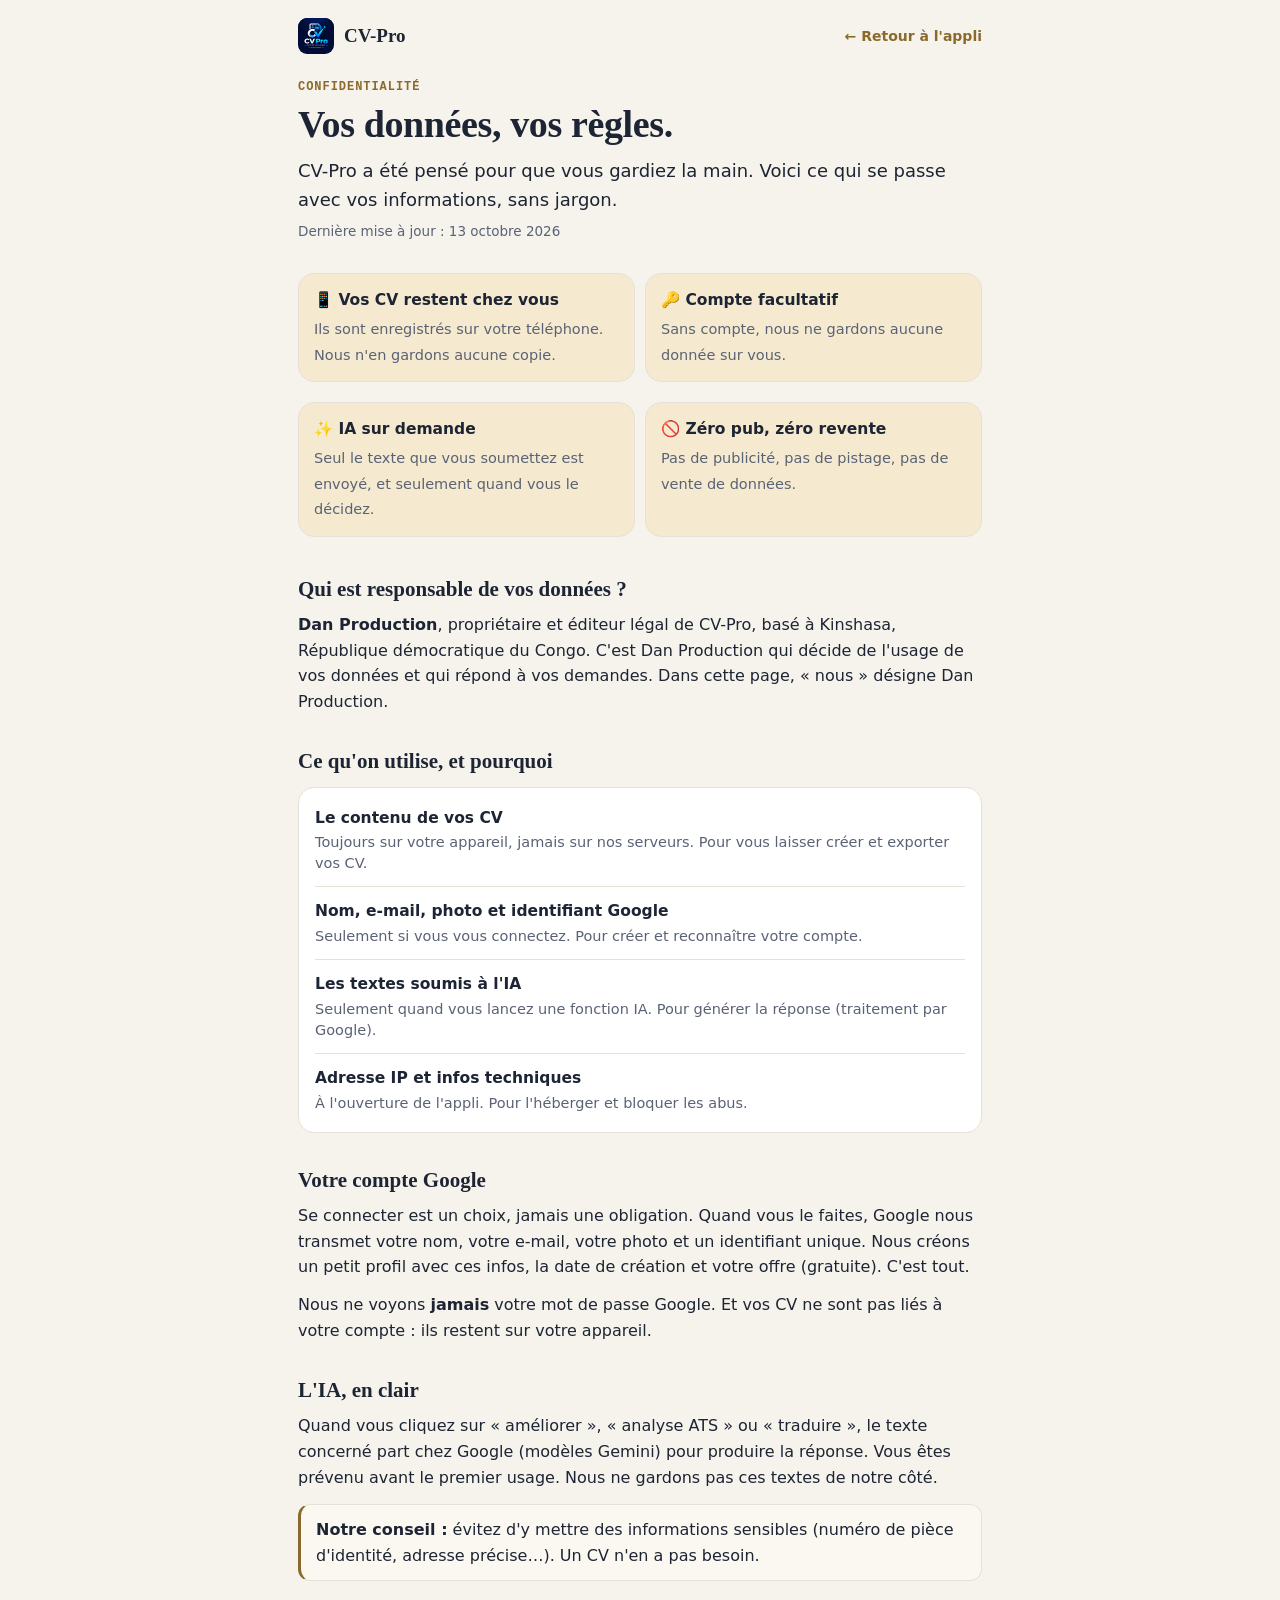
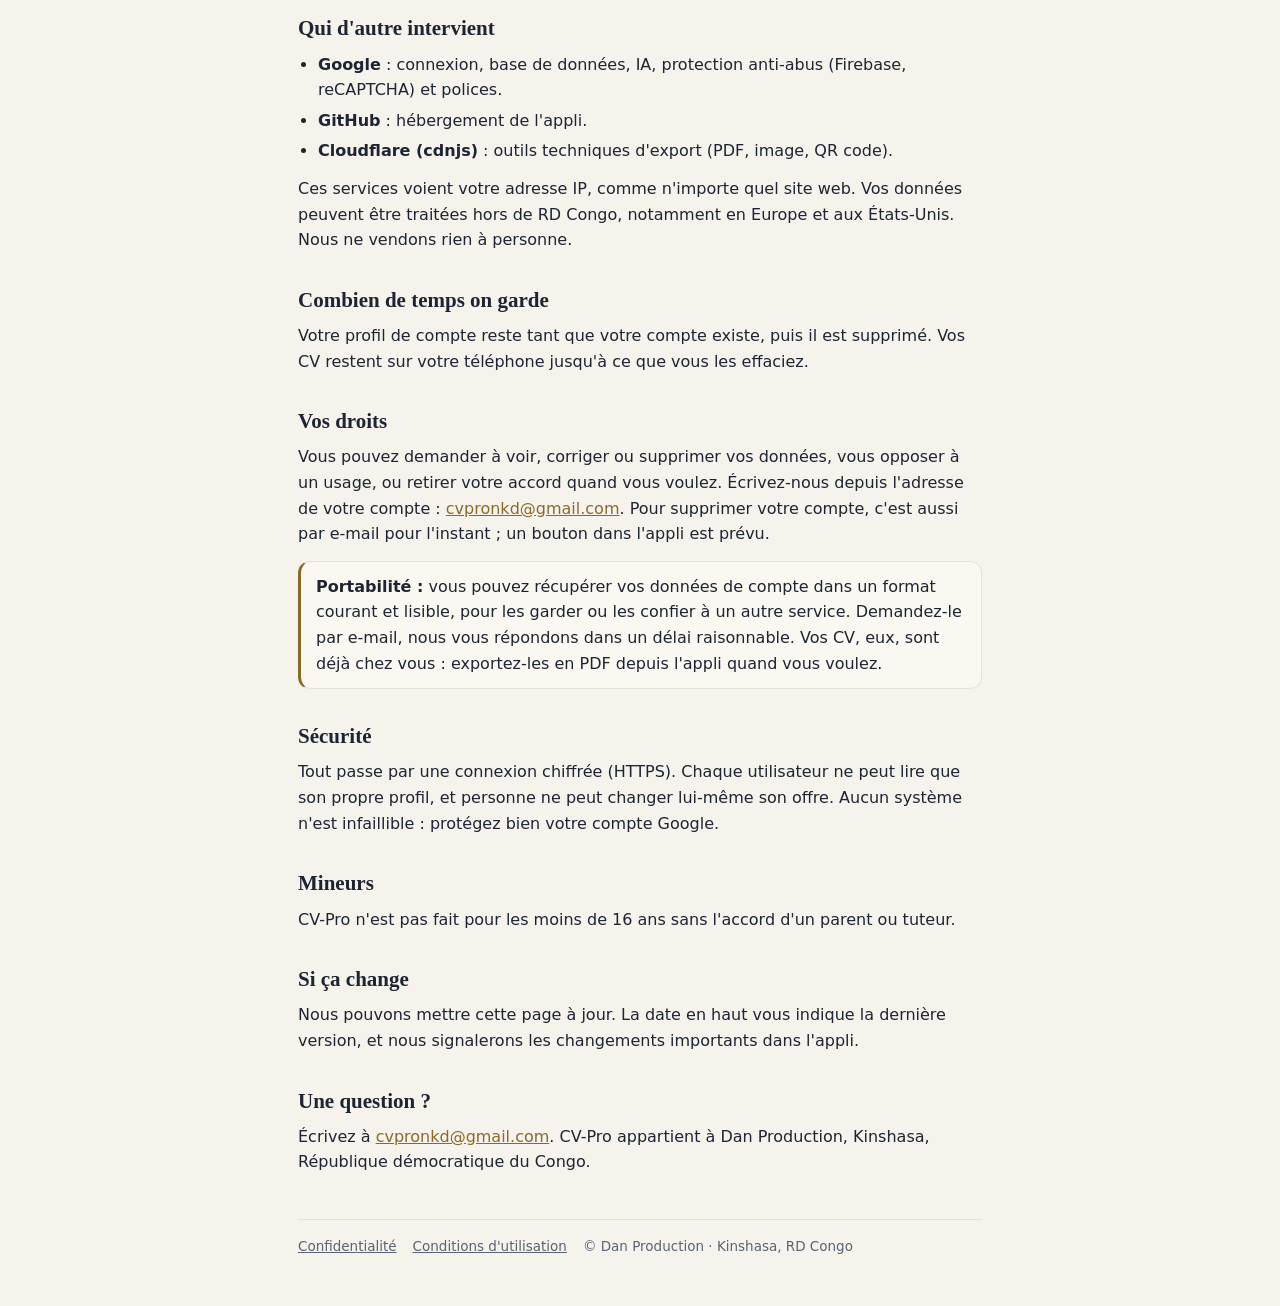
<file: confidentialite.html>
<!doctype html>
<html lang="fr">
<head>
<meta charset="utf-8">
<meta name="viewport" content="width=device-width, initial-scale=1">
<meta name="theme-color" content="#101A2E">
<title>Politique de confidentialité — CV-Pro</title>
<style>
:root{--bg:#101A2E;--card:#17233D;--card2:#1E2C48;--ink:#E8E6DD;--muted:#9AA3B8;--line:rgba(255,255,255,.10);--brass:#C6A15B;--brass-soft:rgba(198,161,91,.14)}
@media (prefers-color-scheme:light){:root{--bg:#F6F3EC;--card:#FFFFFF;--card2:#FBF8F1;--ink:#1D2433;--muted:#5A6275;--line:#E4E1D8;--brass:#8A6A2B;--brass-soft:#F5EAD0}}
*{box-sizing:border-box}
html{-webkit-text-size-adjust:100%}
body{margin:0;background:var(--bg);color:var(--ink);font:16px/1.6 system-ui,-apple-system,"Segoe UI",Roboto,sans-serif}
main{max-width:720px;margin:0 auto;padding:18px 18px calc(48px + env(safe-area-inset-bottom))}
.top{display:flex;align-items:center;justify-content:space-between;gap:12px;margin-bottom:26px}
.brand{display:flex;align-items:center;gap:10px;color:var(--ink);text-decoration:none;font:600 19px Georgia,"Times New Roman",serif}
.brand svg{width:36px;height:36px;border-radius:9px;display:block;flex:none}
.back{color:var(--brass);text-decoration:none;font-weight:600;font-size:14px}
.eyebrow{font:600 12px ui-monospace,Menlo,monospace;letter-spacing:.08em;text-transform:uppercase;color:var(--brass);margin:0 0 10px}
h1{font:600 38px/1.08 Georgia,"Times New Roman",serif;margin:0 0 12px;letter-spacing:-.01em}
.lead{font-size:18px;color:var(--ink);margin:0 0 6px}
.meta{color:var(--muted);font-size:13.5px;margin:0 0 26px}
.tldr{list-style:none;padding:0;display:grid;grid-template-columns:1fr 1fr;gap:10px;margin:0 0 30px}
@media (max-width:560px){.tldr{grid-template-columns:1fr}h1{font-size:32px}}
.tldr li{background:var(--brass-soft);border:1px solid var(--line);border-radius:16px;padding:14px 15px}
.tldr b{display:block;font-size:15.5px;margin-bottom:3px}
.tldr span{color:var(--muted);font-size:14.5px;line-height:1.45}
h2{font:600 21px/1.25 Georgia,"Times New Roman",serif;margin:34px 0 10px}
p{margin:0 0 12px}
ul{padding-left:20px;margin:0 0 12px}
li{margin:5px 0}
a{color:var(--brass)}
.card{background:var(--card);border:1px solid var(--line);border-radius:16px;padding:6px 16px;margin:12px 0}
.row{padding:12px 0;border-bottom:1px solid var(--line)}
.row:last-child{border-bottom:none}
.row b{display:block;font-size:15.5px}
.row span{display:block;color:var(--muted);font-size:14.5px;line-height:1.45;margin-top:2px}
.never{background:var(--card2);border:1px solid var(--line);border-left:3px solid var(--brass);border-radius:12px;padding:12px 15px;margin:14px 0}
footer{margin-top:44px;padding-top:16px;border-top:1px solid var(--line);color:var(--muted);font-size:13.5px;display:flex;flex-wrap:wrap;gap:6px 16px}
footer a{color:var(--muted)}
</style>
</head>
<body>
<main>
<div class="top">
  <a class="brand" href="./"><svg xmlns="http://www.w3.org/2000/svg" viewBox="0 0 1254 1254" width="36" height="36" aria-hidden="true" focusable="false"><defs><radialGradient id="bgGlow" gradientUnits="userSpaceOnUse" cx="627" cy="0" r="760" gradientTransform="translate(627 0) scale(1.15 1) translate(-627 0)">
<stop offset="0" stop-color="#011b66"/><stop offset="0.55" stop-color="#010f3a"/><stop offset="1" stop-color="#01082a" stop-opacity="0"/></radialGradient>
<radialGradient id="bgVig" gradientUnits="userSpaceOnUse" cx="627" cy="760" r="950"><stop offset="0" stop-color="#010a2a"/><stop offset="0.55" stop-color="#010d38"/><stop offset="1" stop-color="#010e3c"/></radialGradient><linearGradient id="g1" gradientUnits="userSpaceOnUse" x1="0" y1="1026" x2="0" y2="1043"><stop offset="0.25" stop-color="#f4f5f8"/><stop offset="0.75" stop-color="#f4f5f7"/></linearGradient><linearGradient id="g2" gradientUnits="userSpaceOnUse" x1="0" y1="1026" x2="0" y2="1050"><stop offset="0.25" stop-color="#f7f7f9"/><stop offset="0.75" stop-color="#f5f6f8"/></linearGradient><linearGradient id="g3" gradientUnits="userSpaceOnUse" x1="0" y1="1026" x2="0" y2="1045"><stop offset="0.25" stop-color="#f4f4f6"/><stop offset="0.75" stop-color="#f4f4f6"/></linearGradient><linearGradient id="g4" gradientUnits="userSpaceOnUse" x1="0" y1="1026" x2="0" y2="1042"><stop offset="0.25" stop-color="#f4f5f6"/><stop offset="0.75" stop-color="#f4f5f6"/></linearGradient><linearGradient id="g5" gradientUnits="userSpaceOnUse" x1="0" y1="1026" x2="0" y2="1044"><stop offset="0.25" stop-color="#f5f6f7"/><stop offset="0.75" stop-color="#f5f6f7"/></linearGradient><linearGradient id="g6" gradientUnits="userSpaceOnUse" x1="0" y1="1026" x2="0" y2="1042"><stop offset="0.25" stop-color="#f7f7f8"/><stop offset="0.75" stop-color="#f6f7f8"/></linearGradient><linearGradient id="g7" gradientUnits="userSpaceOnUse" x1="0" y1="1020" x2="0" y2="1044"><stop offset="0.25" stop-color="#f5f5f7"/><stop offset="0.75" stop-color="#f9f9fa"/></linearGradient><linearGradient id="g8" gradientUnits="userSpaceOnUse" x1="0" y1="1020" x2="0" y2="1043"><stop offset="0.25" stop-color="#f7f7f8"/><stop offset="0.75" stop-color="#f8f8f9"/></linearGradient><linearGradient id="g9" gradientUnits="userSpaceOnUse" x1="0" y1="955" x2="0" y2="965"><stop offset="0.25" stop-color="#f7f7f8"/><stop offset="0.75" stop-color="#f7f7f8"/></linearGradient><linearGradient id="g10" gradientUnits="userSpaceOnUse" x1="0" y1="935" x2="0" y2="960"><stop offset="0.25" stop-color="#f7f7f8"/><stop offset="0.75" stop-color="#f7f7f8"/></linearGradient><linearGradient id="g11" gradientUnits="userSpaceOnUse" x1="0" y1="935" x2="0" y2="960"><stop offset="0.25" stop-color="#f7f7f8"/><stop offset="0.75" stop-color="#f8f7f8"/></linearGradient><linearGradient id="g12" gradientUnits="userSpaceOnUse" x1="0" y1="935" x2="0" y2="961"><stop offset="0.08" stop-color="#f8f8f8"/><stop offset="0.25" stop-color="#f6f6f7"/><stop offset="0.42" stop-color="#f8f8f8"/><stop offset="0.58" stop-color="#f9f9f9"/><stop offset="0.75" stop-color="#f7f7f8"/><stop offset="0.92" stop-color="#f3f3f4"/></linearGradient><linearGradient id="g13" gradientUnits="userSpaceOnUse" x1="0" y1="935" x2="0" y2="961"><stop offset="0.08" stop-color="#f7f7f7"/><stop offset="0.25" stop-color="#f7f7f7"/><stop offset="0.42" stop-color="#fafafa"/><stop offset="0.58" stop-color="#fafafb"/><stop offset="0.75" stop-color="#f8f9f9"/><stop offset="0.92" stop-color="#f1f2f3"/></linearGradient><linearGradient id="g14" gradientUnits="userSpaceOnUse" x1="0" y1="935" x2="0" y2="961"><stop offset="0.08" stop-color="#f9f9f9"/><stop offset="0.25" stop-color="#f7f7f8"/><stop offset="0.42" stop-color="#f6f6f7"/><stop offset="0.58" stop-color="#f6f6f7"/><stop offset="0.75" stop-color="#f7f8f8"/><stop offset="0.92" stop-color="#f2f2f3"/></linearGradient><linearGradient id="g15" gradientUnits="userSpaceOnUse" x1="0" y1="929" x2="0" y2="961"><stop offset="0.08" stop-color="#f5f5f6"/><stop offset="0.25" stop-color="#fafafb"/><stop offset="0.42" stop-color="#f9f9fa"/><stop offset="0.58" stop-color="#f9f9f9"/><stop offset="0.75" stop-color="#f9f9fa"/><stop offset="0.92" stop-color="#f5f5f6"/></linearGradient><linearGradient id="g16" gradientUnits="userSpaceOnUse" x1="0" y1="927" x2="0" y2="960"><stop offset="0.08" stop-color="#f6f6f7"/><stop offset="0.25" stop-color="#f6f7f8"/><stop offset="0.42" stop-color="#f6f6f7"/><stop offset="0.58" stop-color="#f6f7f8"/><stop offset="0.75" stop-color="#f7f8f8"/><stop offset="0.92" stop-color="#f7f7f8"/></linearGradient><linearGradient id="g17" gradientUnits="userSpaceOnUse" x1="0" y1="927" x2="0" y2="960"><stop offset="0.08" stop-color="#f7f7f7"/><stop offset="0.25" stop-color="#f6f6f7"/><stop offset="0.42" stop-color="#f6f6f7"/><stop offset="0.58" stop-color="#f7f7f7"/><stop offset="0.75" stop-color="#f8f8f9"/><stop offset="0.92" stop-color="#f8f8f9"/></linearGradient><linearGradient id="g18" gradientUnits="userSpaceOnUse" x1="0" y1="926" x2="0" y2="961"><stop offset="0.08" stop-color="#f7f7f7"/><stop offset="0.25" stop-color="#f8f8f9"/><stop offset="0.42" stop-color="#f2f2f4"/><stop offset="0.58" stop-color="#f5f5f6"/><stop offset="0.75" stop-color="#f7f7f7"/><stop offset="0.92" stop-color="#f3f3f4"/></linearGradient><linearGradient id="g19" gradientUnits="userSpaceOnUse" x1="0" y1="722" x2="0" y2="889"><stop offset="0.08" stop-color="#fdfcfd"/><stop offset="0.25" stop-color="#fdfdfd"/><stop offset="0.42" stop-color="#f9fbfd"/><stop offset="0.58" stop-color="#edf5fd"/><stop offset="0.75" stop-color="#dbedfd"/><stop offset="0.92" stop-color="#c9e5fc"/></linearGradient><linearGradient id="g20" gradientUnits="userSpaceOnUse" x1="0" y1="718" x2="0" y2="891"><stop offset="0.08" stop-color="#fdfdfd"/><stop offset="0.25" stop-color="#fdfdfd"/><stop offset="0.42" stop-color="#fdfdfd"/><stop offset="0.58" stop-color="#f8fafd"/><stop offset="0.75" stop-color="#e1f0fd"/><stop offset="0.92" stop-color="#c8e4fc"/></linearGradient><linearGradient id="g21" gradientUnits="userSpaceOnUse" x1="0" y1="562" x2="0" y2="648"><stop offset="0.08" stop-color="#fcfcfc"/><stop offset="0.25" stop-color="#f8fbfd"/><stop offset="0.42" stop-color="#e0f3fd"/><stop offset="0.58" stop-color="#cdeefd"/><stop offset="0.75" stop-color="#bbe8fd"/><stop offset="0.92" stop-color="#a5e1fc"/></linearGradient><linearGradient id="g22" gradientUnits="userSpaceOnUse" x1="0" y1="381" x2="0" y2="675"><stop offset="0.08" stop-color="#fdfdfd"/><stop offset="0.25" stop-color="#fdfdfd"/><stop offset="0.42" stop-color="#f7fafd"/><stop offset="0.58" stop-color="#e9f4fd"/><stop offset="0.75" stop-color="#cde7fd"/><stop offset="0.92" stop-color="#add9fc"/></linearGradient><linearGradient id="g23" gradientUnits="userSpaceOnUse" x1="0" y1="192" x2="0" y2="395"><stop offset="0.08" stop-color="#fdfdfd"/><stop offset="0.25" stop-color="#fdfdfd"/><stop offset="0.42" stop-color="#fcfcfd"/><stop offset="0.58" stop-color="#fdfdfd"/><stop offset="0.75" stop-color="#fdfdfd"/><stop offset="0.92" stop-color="#fcfcfc"/></linearGradient><linearGradient id="g24" gradientUnits="userSpaceOnUse" x1="0" y1="1046" x2="0" y2="1053"><stop offset="0.25" stop-color="#bec0cc"/><stop offset="0.75" stop-color="#a0a6b5"/></linearGradient><linearGradient id="g25" gradientUnits="userSpaceOnUse" x1="0" y1="1044" x2="0" y2="1046"><stop offset="0.25" stop-color="#606c83"/><stop offset="0.75" stop-color="#030726"/></linearGradient><linearGradient id="g26" gradientUnits="userSpaceOnUse" x1="0" y1="1043" x2="0" y2="1046"><stop offset="0.25" stop-color="#5d6882"/><stop offset="0.75" stop-color="#000424"/></linearGradient><linearGradient id="g27" gradientUnits="userSpaceOnUse" x1="0" y1="1043" x2="0" y2="1046"><stop offset="0.25" stop-color="#8c90a0"/><stop offset="0.75" stop-color="#00021d"/></linearGradient><linearGradient id="g28" gradientUnits="userSpaceOnUse" x1="0" y1="1042" x2="0" y2="1045"><stop offset="0.25" stop-color="#adb4c0"/><stop offset="0.75" stop-color="#4d5b76"/></linearGradient><linearGradient id="g29" gradientUnits="userSpaceOnUse" x1="0" y1="1042" x2="0" y2="1045"><stop offset="0.25" stop-color="#b5b9c3"/><stop offset="0.75" stop-color="#55617d"/></linearGradient><linearGradient id="g30" gradientUnits="userSpaceOnUse" x1="0" y1="1041" x2="0" y2="1045"><stop offset="0.25" stop-color="#b7b9c5"/><stop offset="0.75" stop-color="#989eb1"/></linearGradient><linearGradient id="g31" gradientUnits="userSpaceOnUse" x1="531" y1="0" x2="548" y2="0"><stop offset="0.25" stop-color="#a0a4b4"/><stop offset="0.75" stop-color="#545b71"/></linearGradient><linearGradient id="g32" gradientUnits="userSpaceOnUse" x1="0" y1="1041" x2="0" y2="1045"><stop offset="0.25" stop-color="#a5a7b3"/><stop offset="0.75" stop-color="#9da2b0"/></linearGradient><linearGradient id="g33" gradientUnits="userSpaceOnUse" x1="0" y1="1040" x2="0" y2="1045"><stop offset="0.25" stop-color="#b7bcc7"/><stop offset="0.75" stop-color="#9399aa"/></linearGradient><linearGradient id="g34" gradientUnits="userSpaceOnUse" x1="0" y1="1039" x2="0" y2="1045"><stop offset="0.25" stop-color="#a3a8b8"/><stop offset="0.75" stop-color="#9ca3b2"/></linearGradient><linearGradient id="g35" gradientUnits="userSpaceOnUse" x1="0" y1="1038" x2="0" y2="1045"><stop offset="0.25" stop-color="#5c6077"/><stop offset="0.75" stop-color="#a4a8b5"/></linearGradient><linearGradient id="g36" gradientUnits="userSpaceOnUse" x1="0" y1="1035" x2="0" y2="1042"><stop offset="0.25" stop-color="#d5d6de"/><stop offset="0.75" stop-color="#b9b8c3"/></linearGradient><linearGradient id="g37" gradientUnits="userSpaceOnUse" x1="827" y1="0" x2="909" y2="0"><stop offset="0.08" stop-color="#00f0fb"/><stop offset="0.25" stop-color="#00effc"/><stop offset="0.42" stop-color="#00edfe"/><stop offset="0.58" stop-color="#01dafc"/><stop offset="0.75" stop-color="#01bdfd"/><stop offset="0.92" stop-color="#0198fa"/></linearGradient><linearGradient id="g38" gradientUnits="userSpaceOnUse" x1="353" y1="0" x2="435" y2="0"><stop offset="0.08" stop-color="#00a4fb"/><stop offset="0.25" stop-color="#01c9fc"/><stop offset="0.42" stop-color="#00e3fc"/><stop offset="0.58" stop-color="#00eafd"/><stop offset="0.75" stop-color="#00c8fc"/><stop offset="0.92" stop-color="#01a8fb"/></linearGradient><linearGradient id="g39" gradientUnits="userSpaceOnUse" x1="0" y1="1026" x2="0" y2="1044"><stop offset="0.25" stop-color="#f2f4f6"/><stop offset="0.75" stop-color="#f0f1f3"/></linearGradient><linearGradient id="g40" gradientUnits="userSpaceOnUse" x1="0" y1="1026" x2="0" y2="1045"><stop offset="0.25" stop-color="#f4f5f7"/><stop offset="0.75" stop-color="#f0f1f4"/></linearGradient><linearGradient id="g41" gradientUnits="userSpaceOnUse" x1="0" y1="1025" x2="0" y2="1028"><stop offset="0.25" stop-color="#dadde7"/><stop offset="0.75" stop-color="#aab3c8"/></linearGradient><linearGradient id="g42" gradientUnits="userSpaceOnUse" x1="0" y1="1025" x2="0" y2="1028"><stop offset="0.25" stop-color="#cdd1db"/><stop offset="0.75" stop-color="#fefeff"/></linearGradient><linearGradient id="g43" gradientUnits="userSpaceOnUse" x1="0" y1="1025" x2="0" y2="1028"><stop offset="0.25" stop-color="#caceda"/><stop offset="0.75" stop-color="#feffff"/></linearGradient><linearGradient id="g44" gradientUnits="userSpaceOnUse" x1="0" y1="1025" x2="0" y2="1029"><stop offset="0.25" stop-color="#b5bdc7"/><stop offset="0.75" stop-color="#434864"/></linearGradient><linearGradient id="g45" gradientUnits="userSpaceOnUse" x1="0" y1="1025" x2="0" y2="1028"><stop offset="0.25" stop-color="#e8ebf0"/><stop offset="0.75" stop-color="#bbc0cc"/></linearGradient><linearGradient id="g46" gradientUnits="userSpaceOnUse" x1="0" y1="1025" x2="0" y2="1028"><stop offset="0.25" stop-color="#c4c8d2"/><stop offset="0.75" stop-color="#2f3755"/></linearGradient><linearGradient id="g47" gradientUnits="userSpaceOnUse" x1="0" y1="1026" x2="0" y2="1044"><stop offset="0.25" stop-color="#f7f7f9"/><stop offset="0.75" stop-color="#f1f2f4"/></linearGradient><linearGradient id="g48" gradientUnits="userSpaceOnUse" x1="0" y1="1026" x2="0" y2="1044"><stop offset="0.25" stop-color="#f8f8f9"/><stop offset="0.75" stop-color="#f7f7f8"/></linearGradient><linearGradient id="g49" gradientUnits="userSpaceOnUse" x1="0" y1="1026" x2="0" y2="1045"><stop offset="0.25" stop-color="#f6f6f8"/><stop offset="0.75" stop-color="#f8f8f9"/></linearGradient><linearGradient id="g50" gradientUnits="userSpaceOnUse" x1="0" y1="1025" x2="0" y2="1030"><stop offset="0.25" stop-color="#ced1db"/><stop offset="0.75" stop-color="#59627b"/></linearGradient><linearGradient id="g51" gradientUnits="userSpaceOnUse" x1="622" y1="0" x2="630" y2="0"><stop offset="0.25" stop-color="#f7f7f8"/><stop offset="0.75" stop-color="#ebeaf0"/></linearGradient><linearGradient id="g52" gradientUnits="userSpaceOnUse" x1="0" y1="1025" x2="0" y2="1033"><stop offset="0.25" stop-color="#d9dae2"/><stop offset="0.75" stop-color="#414a64"/></linearGradient><linearGradient id="g53" gradientUnits="userSpaceOnUse" x1="0" y1="1025" x2="0" y2="1030"><stop offset="0.25" stop-color="#f0eef3"/><stop offset="0.75" stop-color="#f5f4f7"/></linearGradient><linearGradient id="g54" gradientUnits="userSpaceOnUse" x1="0" y1="1025" x2="0" y2="1030"><stop offset="0.25" stop-color="#b8bac2"/><stop offset="0.75" stop-color="#60667a"/></linearGradient><linearGradient id="g55" gradientUnits="userSpaceOnUse" x1="0" y1="1026" x2="0" y2="1044"><stop offset="0.25" stop-color="#f7f7f8"/><stop offset="0.75" stop-color="#f6f6f9"/></linearGradient><linearGradient id="g56" gradientUnits="userSpaceOnUse" x1="0" y1="1024" x2="0" y2="1028"><stop offset="0.25" stop-color="#d8d9e0"/><stop offset="0.75" stop-color="#f3f4f7"/></linearGradient><linearGradient id="g57" gradientUnits="userSpaceOnUse" x1="0" y1="1021" x2="0" y2="1044"><stop offset="0.25" stop-color="#f1f2f6"/><stop offset="0.75" stop-color="#f7f8f9"/></linearGradient><linearGradient id="g58" gradientUnits="userSpaceOnUse" x1="0" y1="1019" x2="0" y2="1026"><stop offset="0.25" stop-color="#d4d5dc"/><stop offset="0.75" stop-color="#949cab"/></linearGradient><linearGradient id="g59" gradientUnits="userSpaceOnUse" x1="0" y1="1018" x2="0" y2="1028"><stop offset="0.25" stop-color="#ced0d8"/><stop offset="0.75" stop-color="#6c7588"/></linearGradient><linearGradient id="g60" gradientUnits="userSpaceOnUse" x1="0" y1="1017" x2="0" y2="1023"><stop offset="0.25" stop-color="#c0c2ce"/><stop offset="0.75" stop-color="#888b9f"/></linearGradient><linearGradient id="g61" gradientUnits="userSpaceOnUse" x1="0" y1="1018" x2="0" y2="1044"><stop offset="0.08" stop-color="#f5f6f8"/><stop offset="0.25" stop-color="#f9f9fa"/><stop offset="0.42" stop-color="#fafafb"/><stop offset="0.58" stop-color="#f7f7f8"/><stop offset="0.75" stop-color="#f4f4f6"/><stop offset="0.92" stop-color="#f4f4f6"/></linearGradient><linearGradient id="g62" gradientUnits="userSpaceOnUse" x1="0" y1="963" x2="0" y2="968"><stop offset="0.25" stop-color="#d5d7da"/><stop offset="0.75" stop-color="#676d7b"/></linearGradient><linearGradient id="g63" gradientUnits="userSpaceOnUse" x1="613" y1="0" x2="621" y2="0"><stop offset="0.25" stop-color="#9ca0a8"/><stop offset="0.75" stop-color="#7e838f"/></linearGradient><linearGradient id="g64" gradientUnits="userSpaceOnUse" x1="0" y1="958" x2="0" y2="961"><stop offset="0.25" stop-color="#bbbec4"/><stop offset="0.75" stop-color="#6a6e7a"/></linearGradient><linearGradient id="g65" gradientUnits="userSpaceOnUse" x1="0" y1="958" x2="0" y2="961"><stop offset="0.25" stop-color="#b4b7bd"/><stop offset="0.75" stop-color="#747a85"/></linearGradient><linearGradient id="g66" gradientUnits="userSpaceOnUse" x1="0" y1="958" x2="0" y2="961"><stop offset="0.25" stop-color="#c1c6cd"/><stop offset="0.75" stop-color="#676b78"/></linearGradient><linearGradient id="g67" gradientUnits="userSpaceOnUse" x1="0" y1="955" x2="0" y2="961"><stop offset="0.25" stop-color="#8c8e98"/><stop offset="0.75" stop-color="#777b85"/></linearGradient><linearGradient id="g68" gradientUnits="userSpaceOnUse" x1="0" y1="954" x2="0" y2="961"><stop offset="0.25" stop-color="#c4c6cf"/><stop offset="0.75" stop-color="#828692"/></linearGradient><linearGradient id="g69" gradientUnits="userSpaceOnUse" x1="0" y1="953" x2="0" y2="959"><stop offset="0.25" stop-color="#c7c9d1"/><stop offset="0.75" stop-color="#6e717c"/></linearGradient><linearGradient id="g70" gradientUnits="userSpaceOnUse" x1="0" y1="950" x2="0" y2="957"><stop offset="0.25" stop-color="#c3c5cc"/><stop offset="0.75" stop-color="#626471"/></linearGradient><linearGradient id="g71" gradientUnits="userSpaceOnUse" x1="450" y1="0" x2="457" y2="0"><stop offset="0.25" stop-color="#686c79"/><stop offset="0.75" stop-color="#686a79"/></linearGradient><linearGradient id="g72" gradientUnits="userSpaceOnUse" x1="0" y1="947" x2="0" y2="950"><stop offset="0.25" stop-color="#bfc2ca"/><stop offset="0.75" stop-color="#5b5e6a"/></linearGradient><linearGradient id="g73" gradientUnits="userSpaceOnUse" x1="0" y1="944" x2="0" y2="951"><stop offset="0.25" stop-color="#888a94"/><stop offset="0.75" stop-color="#848690"/></linearGradient><linearGradient id="g74" gradientUnits="userSpaceOnUse" x1="966" y1="0" x2="1041" y2="0"><stop offset="0.08" stop-color="#0377f0"/><stop offset="0.25" stop-color="#028aef"/><stop offset="0.42" stop-color="#03a9f0"/><stop offset="0.58" stop-color="#03c6f0"/><stop offset="0.75" stop-color="#03daf0"/><stop offset="0.92" stop-color="#04e4f0"/></linearGradient><linearGradient id="g75" gradientUnits="userSpaceOnUse" x1="219" y1="0" x2="295" y2="0"><stop offset="0.08" stop-color="#037ff1"/><stop offset="0.25" stop-color="#0494f3"/><stop offset="0.42" stop-color="#03b2f0"/><stop offset="0.58" stop-color="#03caf0"/><stop offset="0.75" stop-color="#02ddef"/><stop offset="0.92" stop-color="#03e7f0"/></linearGradient><linearGradient id="g76" gradientUnits="userSpaceOnUse" x1="0" y1="934" x2="0" y2="940"><stop offset="0.25" stop-color="#91939d"/><stop offset="0.75" stop-color="#7d818e"/></linearGradient><linearGradient id="g77" gradientUnits="userSpaceOnUse" x1="0" y1="934" x2="0" y2="940"><stop offset="0.25" stop-color="#d7dadf"/><stop offset="0.75" stop-color="#c2c5cd"/></linearGradient><linearGradient id="g78" gradientUnits="userSpaceOnUse" x1="0" y1="935" x2="0" y2="960"><stop offset="0.25" stop-color="#ededf0"/><stop offset="0.75" stop-color="#ecedef"/></linearGradient><linearGradient id="g79" gradientUnits="userSpaceOnUse" x1="0" y1="935" x2="0" y2="960"><stop offset="0.25" stop-color="#f6f6f7"/><stop offset="0.75" stop-color="#f9f9f9"/></linearGradient><linearGradient id="g80" gradientUnits="userSpaceOnUse" x1="0" y1="934" x2="0" y2="937"><stop offset="0.25" stop-color="#9c9da7"/><stop offset="0.75" stop-color="#717582"/></linearGradient><linearGradient id="g81" gradientUnits="userSpaceOnUse" x1="0" y1="934" x2="0" y2="938"><stop offset="0.25" stop-color="#c0c1ca"/><stop offset="0.75" stop-color="#b5b5be"/></linearGradient><linearGradient id="g82" gradientUnits="userSpaceOnUse" x1="0" y1="935" x2="0" y2="960"><stop offset="0.25" stop-color="#f6f6f8"/><stop offset="0.75" stop-color="#f7f7f9"/></linearGradient><linearGradient id="g83" gradientUnits="userSpaceOnUse" x1="0" y1="935" x2="0" y2="960"><stop offset="0.25" stop-color="#f9f8f9"/><stop offset="0.75" stop-color="#f8f8f8"/></linearGradient><linearGradient id="g84" gradientUnits="userSpaceOnUse" x1="0" y1="935" x2="0" y2="961"><stop offset="0.08" stop-color="#f7f7f7"/><stop offset="0.25" stop-color="#f7f7f8"/><stop offset="0.42" stop-color="#faf9fa"/><stop offset="0.58" stop-color="#fafbfb"/><stop offset="0.75" stop-color="#f6f6f7"/><stop offset="0.92" stop-color="#f1f2f3"/></linearGradient><linearGradient id="g85" gradientUnits="userSpaceOnUse" x1="0" y1="935" x2="0" y2="961"><stop offset="0.08" stop-color="#f7f8f8"/><stop offset="0.25" stop-color="#f9f9fa"/><stop offset="0.42" stop-color="#fbfbfc"/><stop offset="0.58" stop-color="#f8f8f9"/><stop offset="0.75" stop-color="#f8f8f9"/><stop offset="0.92" stop-color="#f4f5f6"/></linearGradient><linearGradient id="g86" gradientUnits="userSpaceOnUse" x1="0" y1="935" x2="0" y2="961"><stop offset="0.08" stop-color="#f8f8f8"/><stop offset="0.25" stop-color="#f6f6f7"/><stop offset="0.42" stop-color="#f9f9f9"/><stop offset="0.58" stop-color="#f8f8f9"/><stop offset="0.75" stop-color="#f8f8f8"/><stop offset="0.92" stop-color="#f1f1f3"/></linearGradient><linearGradient id="g87" gradientUnits="userSpaceOnUse" x1="0" y1="935" x2="0" y2="960"><stop offset="0.25" stop-color="#f6f6f7"/><stop offset="0.75" stop-color="#f6f6f7"/></linearGradient><linearGradient id="g88" gradientUnits="userSpaceOnUse" x1="0" y1="935" x2="0" y2="961"><stop offset="0.08" stop-color="#f8f8f8"/><stop offset="0.25" stop-color="#f6f6f7"/><stop offset="0.42" stop-color="#f8f8f9"/><stop offset="0.58" stop-color="#f6f6f7"/><stop offset="0.75" stop-color="#f7f7f8"/><stop offset="0.92" stop-color="#f3f3f4"/></linearGradient><linearGradient id="g89" gradientUnits="userSpaceOnUse" x1="0" y1="934" x2="0" y2="941"><stop offset="0.25" stop-color="#aeb0b9"/><stop offset="0.75" stop-color="#777b88"/></linearGradient><linearGradient id="g90" gradientUnits="userSpaceOnUse" x1="0" y1="931" x2="0" y2="937"><stop offset="0.25" stop-color="#b5b9c1"/><stop offset="0.75" stop-color="#737784"/></linearGradient><linearGradient id="g91" gradientUnits="userSpaceOnUse" x1="0" y1="929" x2="0" y2="961"><stop offset="0.08" stop-color="#f8f8f8"/><stop offset="0.25" stop-color="#fafafa"/><stop offset="0.42" stop-color="#fafafb"/><stop offset="0.58" stop-color="#fafafa"/><stop offset="0.75" stop-color="#fafafa"/><stop offset="0.92" stop-color="#f5f5f6"/></linearGradient><linearGradient id="g92" gradientUnits="userSpaceOnUse" x1="0" y1="927" x2="0" y2="931"><stop offset="0.25" stop-color="#bec0c9"/><stop offset="0.75" stop-color="#c4c4cc"/></linearGradient><linearGradient id="g93" gradientUnits="userSpaceOnUse" x1="0" y1="926" x2="0" y2="930"><stop offset="0.25" stop-color="#c8c8cf"/><stop offset="0.75" stop-color="#2c2f3e"/></linearGradient><linearGradient id="g94" gradientUnits="userSpaceOnUse" x1="0" y1="926" x2="0" y2="930"><stop offset="0.25" stop-color="#c6c6cc"/><stop offset="0.75" stop-color="#c0c1ca"/></linearGradient><linearGradient id="g95" gradientUnits="userSpaceOnUse" x1="0" y1="926" x2="0" y2="930"><stop offset="0.25" stop-color="#b1b3bb"/><stop offset="0.75" stop-color="#6a6f81"/></linearGradient><linearGradient id="g96" gradientUnits="userSpaceOnUse" x1="0" y1="926" x2="0" y2="930"><stop offset="0.25" stop-color="#c7c7cd"/><stop offset="0.75" stop-color="#acafb9"/></linearGradient><linearGradient id="g97" gradientUnits="userSpaceOnUse" x1="0" y1="924" x2="0" y2="932"><stop offset="0.25" stop-color="#d8d8dc"/><stop offset="0.75" stop-color="#aaacb5"/></linearGradient><linearGradient id="g98" gradientUnits="userSpaceOnUse" x1="468" y1="0" x2="517" y2="0"><stop offset="0.08" stop-color="#84919b"/><stop offset="0.25" stop-color="#72808c"/><stop offset="0.42" stop-color="#6f7f8b"/><stop offset="0.58" stop-color="#71828f"/><stop offset="0.75" stop-color="#6b7e8c"/><stop offset="0.92" stop-color="#647382"/></linearGradient><linearGradient id="g99" gradientUnits="userSpaceOnUse" x1="0" y1="829" x2="0" y2="832"><stop offset="0.25" stop-color="#a1a1ac"/><stop offset="0.75" stop-color="#f0f0f3"/></linearGradient><linearGradient id="g100" gradientUnits="userSpaceOnUse" x1="0" y1="753" x2="0" y2="889"><stop offset="0.08" stop-color="#01e0fc"/><stop offset="0.25" stop-color="#00d4fd"/><stop offset="0.42" stop-color="#00c0fd"/><stop offset="0.58" stop-color="#00a7fe"/><stop offset="0.75" stop-color="#0088fe"/><stop offset="0.92" stop-color="#016cfd"/></linearGradient><linearGradient id="g101" gradientUnits="userSpaceOnUse" x1="0" y1="752" x2="0" y2="891"><stop offset="0.08" stop-color="#00e4fd"/><stop offset="0.25" stop-color="#00d7fd"/><stop offset="0.42" stop-color="#00c3fd"/><stop offset="0.58" stop-color="#00a8fd"/><stop offset="0.75" stop-color="#0089fd"/><stop offset="0.92" stop-color="#0170fd"/></linearGradient><linearGradient id="g102" gradientUnits="userSpaceOnUse" x1="0" y1="745" x2="0" y2="749"><stop offset="0.25" stop-color="#9b9ca3"/><stop offset="0.75" stop-color="#424350"/></linearGradient><linearGradient id="g103" gradientUnits="userSpaceOnUse" x1="0" y1="722" x2="0" y2="889"><stop offset="0.08" stop-color="#01eefd"/><stop offset="0.25" stop-color="#01e4fd"/><stop offset="0.42" stop-color="#01cefd"/><stop offset="0.58" stop-color="#00b6fd"/><stop offset="0.75" stop-color="#0197fc"/><stop offset="0.92" stop-color="#0171fc"/></linearGradient><linearGradient id="g104" gradientUnits="userSpaceOnUse" x1="0" y1="721" x2="0" y2="725"><stop offset="0.25" stop-color="#bbbec7"/><stop offset="0.75" stop-color="#777c8b"/></linearGradient><linearGradient id="g105" gradientUnits="userSpaceOnUse" x1="0" y1="721" x2="0" y2="725"><stop offset="0.25" stop-color="#d4d5db"/><stop offset="0.75" stop-color="#c3c5cd"/></linearGradient><linearGradient id="g106" gradientUnits="userSpaceOnUse" x1="0" y1="560" x2="0" y2="562"><stop offset="0.25" stop-color="#9fa0aa"/><stop offset="0.75" stop-color="#b1b1ba"/></linearGradient><linearGradient id="g107" gradientUnits="userSpaceOnUse" x1="0" y1="516" x2="0" y2="675"><stop offset="0.08" stop-color="#049bf8"/><stop offset="0.25" stop-color="#059efc"/><stop offset="0.42" stop-color="#06a0fd"/><stop offset="0.58" stop-color="#28b2fd"/><stop offset="0.75" stop-color="#38b5fd"/><stop offset="0.92" stop-color="#25abfd"/></linearGradient><linearGradient id="g108" gradientUnits="userSpaceOnUse" x1="0" y1="410" x2="0" y2="413"><stop offset="0.25" stop-color="#cfd0d4"/><stop offset="0.75" stop-color="#62616c"/></linearGradient><linearGradient id="g109" gradientUnits="userSpaceOnUse" x1="621" y1="0" x2="718" y2="0"><stop offset="0.08" stop-color="#0255fa"/><stop offset="0.25" stop-color="#0154fc"/><stop offset="0.42" stop-color="#0158fc"/><stop offset="0.58" stop-color="#015dfc"/><stop offset="0.75" stop-color="#0163fc"/><stop offset="0.92" stop-color="#0166fb"/></linearGradient><linearGradient id="g110" gradientUnits="userSpaceOnUse" x1="0" y1="392" x2="0" y2="398"><stop offset="0.25" stop-color="#fefdfd"/><stop offset="0.75" stop-color="#9297a1"/></linearGradient><linearGradient id="g111" gradientUnits="userSpaceOnUse" x1="582" y1="0" x2="745" y2="0"><stop offset="0.08" stop-color="#0185fb"/><stop offset="0.25" stop-color="#018dfc"/><stop offset="0.42" stop-color="#0197fc"/><stop offset="0.58" stop-color="#01a0fc"/><stop offset="0.75" stop-color="#01a7fc"/><stop offset="0.92" stop-color="#01abfb"/></linearGradient><linearGradient id="g112" gradientUnits="userSpaceOnUse" x1="0" y1="355" x2="0" y2="673"><stop offset="0.08" stop-color="#01f5fc"/><stop offset="0.25" stop-color="#00eefd"/><stop offset="0.42" stop-color="#00defd"/><stop offset="0.58" stop-color="#00b6fd"/><stop offset="0.75" stop-color="#0085fd"/><stop offset="0.92" stop-color="#0165fd"/></linearGradient><linearGradient id="g113" gradientUnits="userSpaceOnUse" x1="582" y1="0" x2="745" y2="0"><stop offset="0.08" stop-color="#01b7fc"/><stop offset="0.25" stop-color="#01c0fc"/><stop offset="0.42" stop-color="#01c9fd"/><stop offset="0.58" stop-color="#01d2fd"/><stop offset="0.75" stop-color="#01d9fc"/><stop offset="0.92" stop-color="#01dbfb"/></linearGradient><linearGradient id="g114" gradientUnits="userSpaceOnUse" x1="0" y1="298" x2="0" y2="353"><stop offset="0.08" stop-color="#02adfb"/><stop offset="0.25" stop-color="#009ffd"/><stop offset="0.42" stop-color="#0190fd"/><stop offset="0.58" stop-color="#007dfd"/><stop offset="0.75" stop-color="#0069fd"/><stop offset="0.92" stop-color="#0158fc"/></linearGradient><linearGradient id="g115" gradientUnits="userSpaceOnUse" x1="582" y1="0" x2="678" y2="0"><stop offset="0.08" stop-color="#01dafb"/><stop offset="0.25" stop-color="#01dafd"/><stop offset="0.42" stop-color="#01dcfd"/><stop offset="0.58" stop-color="#01ddfd"/><stop offset="0.75" stop-color="#01dcfd"/><stop offset="0.92" stop-color="#02dafb"/></linearGradient><linearGradient id="g116" gradientUnits="userSpaceOnUse" x1="0" y1="267" x2="0" y2="363"><stop offset="0.08" stop-color="#01f4fa"/><stop offset="0.25" stop-color="#01ecfc"/><stop offset="0.42" stop-color="#01e2fc"/><stop offset="0.58" stop-color="#01dbfc"/><stop offset="0.75" stop-color="#01cafc"/><stop offset="0.92" stop-color="#03c1f9"/></linearGradient><linearGradient id="g117" gradientUnits="userSpaceOnUse" x1="0" y1="247" x2="0" y2="292"><stop offset="0.08" stop-color="#02c4fa"/><stop offset="0.25" stop-color="#01b9fd"/><stop offset="0.42" stop-color="#00a8fd"/><stop offset="0.58" stop-color="#0094fc"/><stop offset="0.75" stop-color="#0180fc"/><stop offset="0.92" stop-color="#046df9"/></linearGradient><linearGradient id="g118" gradientUnits="userSpaceOnUse" x1="0" y1="192" x2="0" y2="429"><stop offset="0.08" stop-color="#a2e3fd"/><stop offset="0.25" stop-color="#0092fd"/><stop offset="0.42" stop-color="#018efc"/><stop offset="0.58" stop-color="#01aafc"/><stop offset="0.75" stop-color="#01a0fc"/><stop offset="0.92" stop-color="#0285fb"/></linearGradient><linearGradient id="g119" gradientUnits="userSpaceOnUse" x1="0" y1="106" x2="0" y2="111"><stop offset="0.25" stop-color="#01185b"/><stop offset="0.75" stop-color="#01185a"/></linearGradient><linearGradient id="g120" gradientUnits="userSpaceOnUse" x1="0" y1="104" x2="0" y2="107"><stop offset="0.25" stop-color="#01185b"/><stop offset="0.75" stop-color="#01175a"/></linearGradient><linearGradient id="g121" gradientUnits="userSpaceOnUse" x1="0" y1="99" x2="0" y2="104"><stop offset="0.25" stop-color="#01175b"/><stop offset="0.75" stop-color="#00175a"/></linearGradient><linearGradient id="g122" gradientUnits="userSpaceOnUse" x1="0" y1="98" x2="0" y2="101"><stop offset="0.25" stop-color="#00185b"/><stop offset="0.75" stop-color="#00175a"/></linearGradient><linearGradient id="g123" gradientUnits="userSpaceOnUse" x1="0" y1="98" x2="0" y2="101"><stop offset="0.25" stop-color="#01175b"/><stop offset="0.75" stop-color="#00185a"/></linearGradient><linearGradient id="g124" gradientUnits="userSpaceOnUse" x1="0" y1="96" x2="0" y2="99"><stop offset="0.25" stop-color="#02185b"/><stop offset="0.75" stop-color="#02185a"/></linearGradient><linearGradient id="g125" gradientUnits="userSpaceOnUse" x1="0" y1="94" x2="0" y2="96"><stop offset="0.25" stop-color="#00185b"/><stop offset="0.75" stop-color="#01185b"/></linearGradient><linearGradient id="g126" gradientUnits="userSpaceOnUse" x1="0" y1="94" x2="0" y2="98"><stop offset="0.25" stop-color="#02195b"/><stop offset="0.75" stop-color="#00185a"/></linearGradient><linearGradient id="g127" gradientUnits="userSpaceOnUse" x1="0" y1="88" x2="0" y2="91"><stop offset="0.25" stop-color="#01185b"/><stop offset="0.75" stop-color="#01175a"/></linearGradient><linearGradient id="g128" gradientUnits="userSpaceOnUse" x1="0" y1="86" x2="0" y2="91"><stop offset="0.25" stop-color="#01185b"/><stop offset="0.75" stop-color="#01185b"/></linearGradient><linearGradient id="g129" gradientUnits="userSpaceOnUse" x1="0" y1="86" x2="0" y2="91"><stop offset="0.25" stop-color="#01175b"/><stop offset="0.75" stop-color="#00185a"/></linearGradient><linearGradient id="g130" gradientUnits="userSpaceOnUse" x1="0" y1="86" x2="0" y2="90"><stop offset="0.25" stop-color="#01185b"/><stop offset="0.75" stop-color="#00185a"/></linearGradient><linearGradient id="g131" gradientUnits="userSpaceOnUse" x1="0" y1="82" x2="0" y2="88"><stop offset="0.25" stop-color="#01175b"/><stop offset="0.75" stop-color="#01175b"/></linearGradient><linearGradient id="g132" gradientUnits="userSpaceOnUse" x1="0" y1="81" x2="0" y2="88"><stop offset="0.25" stop-color="#01185b"/><stop offset="0.75" stop-color="#01185a"/></linearGradient><linearGradient id="g133" gradientUnits="userSpaceOnUse" x1="0" y1="79" x2="0" y2="82"><stop offset="0.25" stop-color="#00185b"/><stop offset="0.75" stop-color="#00175a"/></linearGradient><linearGradient id="g134" gradientUnits="userSpaceOnUse" x1="0" y1="77" x2="0" y2="81"><stop offset="0.25" stop-color="#00175b"/><stop offset="0.75" stop-color="#00185a"/></linearGradient><linearGradient id="g135" gradientUnits="userSpaceOnUse" x1="0" y1="75" x2="0" y2="86"><stop offset="0.25" stop-color="#01175b"/><stop offset="0.75" stop-color="#01175a"/></linearGradient><linearGradient id="g136" gradientUnits="userSpaceOnUse" x1="0" y1="74" x2="0" y2="88"><stop offset="0.25" stop-color="#01185b"/><stop offset="0.75" stop-color="#01185a"/></linearGradient><linearGradient id="g137" gradientUnits="userSpaceOnUse" x1="0" y1="72" x2="0" y2="76"><stop offset="0.25" stop-color="#01185b"/><stop offset="0.75" stop-color="#00185a"/></linearGradient><linearGradient id="g138" gradientUnits="userSpaceOnUse" x1="0" y1="66" x2="0" y2="70"><stop offset="0.25" stop-color="#00175b"/><stop offset="0.75" stop-color="#01175a"/></linearGradient><linearGradient id="g139" gradientUnits="userSpaceOnUse" x1="0" y1="65" x2="0" y2="70"><stop offset="0.25" stop-color="#01185b"/><stop offset="0.75" stop-color="#00185a"/></linearGradient><linearGradient id="g140" gradientUnits="userSpaceOnUse" x1="0" y1="62" x2="0" y2="66"><stop offset="0.25" stop-color="#01185b"/><stop offset="0.75" stop-color="#00175a"/></linearGradient><linearGradient id="g141" gradientUnits="userSpaceOnUse" x1="0" y1="52" x2="0" y2="54"><stop offset="0.25" stop-color="#01185b"/><stop offset="0.75" stop-color="#01175a"/></linearGradient><linearGradient id="g142" gradientUnits="userSpaceOnUse" x1="0" y1="47" x2="0" y2="51"><stop offset="0.25" stop-color="#01175b"/><stop offset="0.75" stop-color="#01175a"/></linearGradient><linearGradient id="g143" gradientUnits="userSpaceOnUse" x1="0" y1="46" x2="0" y2="49"><stop offset="0.25" stop-color="#00175b"/><stop offset="0.75" stop-color="#01175a"/></linearGradient><linearGradient id="g144" gradientUnits="userSpaceOnUse" x1="0" y1="30" x2="0" y2="39"><stop offset="0.25" stop-color="#00185b"/><stop offset="0.75" stop-color="#01175a"/></linearGradient><linearGradient id="g145" gradientUnits="userSpaceOnUse" x1="0" y1="4" x2="0" y2="8"><stop offset="0.25" stop-color="#00185a"/><stop offset="0.75" stop-color="#00175a"/></linearGradient><linearGradient id="g146" gradientUnits="userSpaceOnUse" x1="0" y1="1" x2="0" y2="4"><stop offset="0.25" stop-color="#01185a"/><stop offset="0.75" stop-color="#00175a"/></linearGradient><linearGradient id="g147" gradientUnits="userSpaceOnUse" x1="434" y1="0" x2="955" y2="0"><stop offset="0.08" stop-color="#00185d"/><stop offset="0.25" stop-color="#00195f"/><stop offset="0.42" stop-color="#011961"/><stop offset="0.58" stop-color="#011960"/><stop offset="0.75" stop-color="#01195e"/><stop offset="0.92" stop-color="#01185c"/></linearGradient></defs><rect width="1254" height="1254" fill="url(#bgVig)"/><rect width="1254" height="1254" fill="url(#bgGlow)"/><path fill="url(#g1)" fill-rule="evenodd" d="M648.0 1025.3 645.7 1025.0 644.3 1026.3 643.7 1024.7 641.0 1024.7 639.0 1026.0 637.7 1035.3 636.3 1041.0 637.0 1043.0 640.7 1043.0 641.0 1042.7 643.0 1032.3 646.3 1029.0 648.3 1029.0 648.3 1025.7Z"/><path fill="url(#g2)" fill-rule="evenodd" d="M631.0 1025.7 629.3 1024.7 624.7 1024.7 622.3 1025.0 620.7 1026.3 620.0 1026.0 620.0 1025.0 616.7 1025.0 615.3 1026.0 614.7 1031.3 613.7 1034.3 613.7 1037.0 611.7 1045.7 611.7 1050.0 612.0 1050.3 615.3 1050.3 616.0 1049.7 617.3 1042.3 618.0 1042.3 621.0 1044.7 625.0 1045.0 628.3 1043.7 631.7 1041.0 634.0 1037.0 634.7 1031.7 633.7 1028.7ZM626.7 1028.7 629.7 1031.7 629.7 1035.3 628.7 1037.3 626.3 1039.7 624.7 1040.3 621.7 1040.3 619.0 1038.3 618.7 1037.3 619.0 1032.7 620.3 1030.7 622.3 1029.0Z"/><path fill="url(#g3)" fill-rule="evenodd" d="M561.7 1026.7 558.7 1030.3 557.3 1034.7 557.7 1038.7 559.7 1042.3 561.7 1044.0 564.3 1045.0 568.3 1044.7 570.7 1043.0 571.3 1043.0 571.7 1044.0 574.7 1044.0 576.7 1042.7 579.0 1026.3 577.7 1025.0 574.7 1025.0 574.7 1026.0 573.7 1026.3 571.3 1024.7 565.3 1024.7ZM570.0 1028.7 572.7 1030.7 573.0 1031.7 572.7 1036.3 570.0 1039.7 567.0 1040.7 565.3 1040.3 563.7 1039.3 562.3 1037.0 562.7 1032.7 565.3 1029.3 567.0 1028.7Z"/><path fill="url(#g4)" fill-rule="evenodd" d="M518.0 1025.0 516.3 1025.0 514.3 1026.3 513.3 1024.7 511.7 1024.7 509.3 1026.0 506.7 1041.3 507.3 1042.3 510.7 1042.3 511.3 1041.7 512.3 1035.7 513.7 1031.7 515.0 1030.0 516.7 1029.0 518.7 1028.7 518.7 1025.7Z"/><path fill="url(#g5)" fill-rule="evenodd" d="M487.7 1026.7 485.0 1030.0 483.7 1033.0 483.3 1036.3 483.7 1038.3 485.0 1041.3 487.3 1043.7 489.3 1044.7 494.3 1044.7 497.0 1043.0 497.7 1043.0 498.0 1044.0 501.0 1044.0 502.3 1043.3 503.0 1042.3 502.7 1039.7 505.0 1029.7 505.3 1027.0 505.0 1026.0 503.7 1025.0 501.0 1025.0 500.7 1026.0 500.0 1026.3 497.7 1024.7 491.0 1024.7ZM496.0 1028.7 497.0 1029.0 499.0 1031.0 499.3 1034.3 498.7 1036.7 496.0 1039.7 493.0 1040.7 491.3 1040.3 489.0 1038.3 488.3 1037.0 488.3 1034.3 489.0 1032.3 490.3 1030.3 491.7 1029.3 493.3 1028.7Z"/><path fill="url(#g6)" fill-rule="evenodd" d="M598.7 1026.0 596.7 1024.7 595.0 1024.3 590.3 1024.7 588.7 1026.0 588.0 1025.7 588.0 1025.0 584.0 1025.3 583.3 1026.0 582.7 1028.7 581.7 1036.3 580.7 1039.7 580.7 1042.0 581.3 1042.7 584.7 1042.7 585.3 1042.0 587.0 1032.3 588.7 1030.0 591.0 1028.7 594.3 1029.0 595.3 1030.3 595.7 1032.0 594.7 1035.3 594.3 1041.3 594.7 1042.0 598.0 1042.0 599.0 1039.7 600.3 1032.0 600.3 1029.3Z"/><path fill="url(#g7)" fill-rule="evenodd" d="M537.0 1018.3 536.0 1018.7 534.7 1020.7 534.0 1026.0 531.7 1036.3 531.0 1042.3 533.0 1044.3 545.0 1044.0 549.3 1042.0 552.0 1039.7 554.0 1037.0 555.3 1034.0 556.0 1031.0 555.7 1026.3 553.7 1022.3 550.7 1019.7 546.7 1018.3ZM540.0 1022.7 545.0 1022.7 548.0 1023.7 549.7 1025.3 550.7 1027.7 550.7 1032.0 549.7 1035.0 546.7 1038.3 542.3 1040.0 539.0 1040.0 538.7 1039.7 537.0 1040.0 536.3 1039.0 537.0 1038.0 537.0 1035.7 537.7 1034.0 538.7 1025.7 539.3 1024.3 539.0 1023.7Z"/><path fill="url(#g8)" fill-rule="evenodd" d="M481.0 1020.0 477.3 1018.3 469.0 1018.3 466.7 1019.3 466.0 1020.3 464.7 1029.7 464.0 1031.3 464.0 1033.3 463.0 1036.3 463.0 1038.7 462.3 1041.0 463.3 1043.0 466.3 1043.0 467.0 1042.3 468.0 1036.3 468.7 1035.3 476.7 1035.0 479.0 1034.0 482.0 1031.3 483.0 1029.7 483.7 1026.3 483.0 1023.0ZM470.3 1023.3 471.0 1022.7 477.0 1023.0 478.7 1025.0 478.7 1027.3 477.7 1029.3 476.0 1030.7 472.7 1031.0 469.3 1030.7 469.0 1030.0 470.0 1027.3Z"/><path fill="url(#g9)" fill-rule="evenodd" d="M570.0 953.7 568.7 955.3 568.7 959.7 570.7 961.0 569.3 963.0 569.3 964.7 570.0 965.3 573.0 965.3 576.0 960.7 576.3 955.7 574.7 953.7Z"/><path fill="url(#g10)" fill-rule="evenodd" d="M604.3 934.0 603.7 934.7 603.7 937.7 606.7 944.0 606.7 945.0 607.7 946.3 608.0 948.0 608.7 948.7 610.0 953.0 610.7 953.7 611.0 955.7 612.7 958.7 612.7 959.7 614.3 960.3 619.0 960.3 620.3 959.7 625.0 947.3 626.0 945.7 626.0 944.7 628.0 940.7 628.0 939.7 628.7 939.0 629.3 936.7 629.0 934.7 628.3 934.0 625.7 933.7 623.7 934.0 623.0 934.7 622.7 936.7 622.0 937.3 621.7 939.3 620.0 942.7 619.7 944.7 617.7 949.0 617.7 950.0 616.3 951.7 612.0 940.7 610.7 935.7 609.7 934.0 609.0 933.7Z"/><path fill="url(#g11)" fill-rule="evenodd" d="M430.3 933.7 427.3 933.7 424.3 935.3 423.3 936.7 422.7 936.0 422.3 934.0 417.7 933.7 416.0 934.7 416.0 959.0 416.7 959.7 421.0 960.0 422.7 958.7 422.7 945.7 423.7 943.0 426.7 940.3 430.7 940.0 431.7 939.0 431.7 935.0Z"/><path fill="url(#g12)" fill-rule="evenodd" d="M647.7 933.3 642.0 935.7 639.0 938.7 636.7 943.0 636.0 948.0 637.0 952.7 640.7 957.7 643.0 959.3 646.0 960.7 650.7 961.0 650.7 955.0 648.7 955.0 645.3 953.3 644.0 951.7 643.0 949.0 643.0 945.3 644.7 941.7 646.7 940.0 648.7 939.3 650.7 939.3 650.7 933.3Z"/><path fill="url(#g13)" fill-rule="evenodd" d="M449.0 933.3 446.7 934.0 443.7 935.7 440.0 939.7 439.0 941.7 438.0 945.7 438.7 951.7 440.7 955.7 444.7 959.3 449.3 961.0 451.7 961.3 455.0 961.0 457.3 960.3 461.7 957.7 461.7 954.0 460.3 953.0 458.0 953.0 454.3 955.0 450.7 955.0 447.7 953.7 446.0 952.0 445.0 950.0 445.7 949.3 447.3 949.7 448.3 949.3 463.0 949.3 464.7 948.0 464.7 944.3 463.0 939.7 459.0 935.3 457.3 934.3 454.0 933.3ZM445.3 943.0 448.0 940.0 450.3 939.0 453.0 939.0 455.3 940.0 456.7 941.3 457.7 943.0 457.7 944.0 457.0 944.7 456.7 944.3 445.7 944.3Z"/><path fill="url(#g14)" fill-rule="evenodd" d="M366.7 933.3 362.0 935.3 357.7 939.7 356.0 943.7 355.7 949.0 356.7 953.0 358.7 956.0 361.3 958.7 363.7 960.0 367.3 961.0 373.3 960.7 378.0 958.3 381.7 954.3 383.3 949.3 383.0 943.3 380.7 938.7 376.0 934.7 372.0 933.3ZM368.7 939.3 371.0 939.3 373.3 940.3 375.7 942.7 376.7 946.3 376.7 948.3 375.3 952.0 373.0 954.3 371.3 955.0 367.7 955.0 365.7 954.0 364.0 952.3 362.7 949.0 362.7 945.7 363.7 942.7 366.0 940.3Z"/><path fill="url(#g15)" fill-rule="evenodd" d="M395.3 927.7 393.7 929.0 393.7 933.3 393.0 934.0 390.7 933.7 389.7 935.3 389.7 938.0 390.3 939.7 392.3 939.7 393.7 940.3 393.7 954.3 394.7 957.3 397.0 959.7 400.7 961.0 405.3 960.7 406.0 960.3 406.7 959.0 406.3 955.3 405.7 954.7 403.0 955.0 400.7 953.3 400.7 940.3 401.3 939.7 402.3 940.0 406.0 939.7 406.7 939.0 406.7 934.7 406.0 934.0 402.7 934.0 402.3 933.7 401.3 934.0 400.3 933.0 400.3 929.3 398.3 927.7Z"/><path fill="url(#g16)" fill-rule="evenodd" d="M531.3 925.7 530.0 927.3 530.0 929.0 541.7 959.3 543.3 960.3 548.7 960.3 550.0 959.7 551.7 956.3 555.0 946.7 555.7 946.0 557.0 941.7 558.7 938.3 558.7 937.3 559.7 935.7 559.7 934.7 561.7 930.3 562.0 926.7 561.0 925.7 556.3 925.7 555.0 926.7 549.3 943.0 547.3 947.3 546.7 950.3 546.0 950.7 545.3 950.0 543.7 944.3 540.7 937.3 540.7 936.3 539.0 932.7 537.0 926.3 536.0 925.7Z"/><path fill="url(#g17)" fill-rule="evenodd" d="M321.7 925.7 320.3 927.3 320.3 929.3 325.7 942.3 332.0 959.7 334.0 960.7 337.7 960.7 339.7 960.0 340.7 959.0 340.7 958.0 346.7 943.3 347.7 939.7 351.7 930.3 352.0 926.7 350.7 925.7 346.7 925.7 345.3 926.3 340.7 940.0 337.7 947.0 337.0 950.0 336.3 950.7 335.7 950.0 334.7 946.3 331.7 939.3 331.7 938.3 328.7 931.0 327.7 927.0 326.0 925.7Z"/><path fill="url(#g18)" fill-rule="evenodd" d="M501.7 926.0 496.0 929.7 492.0 935.0 491.0 937.3 490.3 941.3 490.3 945.0 491.0 949.0 494.0 954.3 497.0 957.3 501.0 959.7 506.0 961.0 511.3 961.0 516.0 959.7 518.3 958.3 521.0 956.0 521.3 951.7 520.0 950.7 516.7 950.7 513.0 953.7 511.0 954.3 507.7 954.7 504.7 954.0 502.3 952.7 499.7 950.0 498.0 945.7 498.0 940.7 498.7 938.3 500.3 935.3 504.3 932.3 506.3 931.7 510.3 931.7 514.3 933.3 516.7 935.3 519.7 935.3 521.7 933.7 521.7 931.0 520.7 929.7 517.7 927.3 513.0 925.3 505.7 925.0Z"/><path fill="url(#g19)" fill-rule="evenodd" d="M394.7 720.7 393.7 721.7 393.7 724.7 395.7 728.3 395.7 729.3 398.7 734.7 398.7 735.7 401.7 741.3 401.7 742.3 402.7 743.7 403.7 747.0 405.7 750.3 405.7 751.3 407.7 754.7 409.7 760.0 410.7 761.3 411.0 763.0 412.7 765.7 413.0 767.3 417.7 776.7 418.0 778.3 418.7 779.0 421.7 786.3 424.7 792.0 426.0 796.0 427.7 798.7 428.0 800.3 430.7 805.3 431.0 807.0 431.7 807.7 436.0 818.0 436.7 818.7 437.0 820.3 438.7 823.0 440.0 827.0 443.7 834.3 444.0 836.0 445.0 837.3 445.0 838.3 446.0 839.7 450.7 851.0 453.7 856.7 454.0 858.3 455.0 859.7 457.0 865.0 458.0 866.3 458.0 867.3 459.0 868.7 467.7 888.3 470.3 889.7 513.3 889.7 516.0 888.7 591.7 724.3 591.3 721.0 591.0 720.7 540.0 720.7 539.0 721.3 530.0 741.7 528.7 745.7 527.0 748.7 526.3 751.0 523.0 757.7 518.7 768.7 516.0 773.7 510.0 788.3 507.0 794.3 503.7 803.0 500.0 810.3 499.7 812.0 499.0 812.7 496.0 820.7 493.0 827.0 493.0 828.0 491.7 828.7 482.3 805.7 480.0 801.0 477.0 792.7 476.3 792.0 476.0 790.3 474.0 786.3 474.0 785.3 473.0 784.0 473.0 783.0 470.0 776.7 470.0 775.7 469.0 774.3 469.0 773.3 466.0 767.3 466.0 766.3 459.0 750.7 459.0 749.7 458.0 748.3 458.0 747.3 457.0 746.0 457.0 745.0 455.0 740.3 454.0 739.0 454.0 738.0 453.0 736.7 453.0 735.7 452.0 734.3 452.0 733.3 451.0 732.0 450.0 728.3 449.0 727.0 449.0 726.0 447.0 721.7 445.3 720.7Z"/><path fill="url(#g20)" fill-rule="evenodd" d="M315.0 716.7 304.0 718.0 296.3 719.7 285.7 723.0 279.3 725.7 270.3 730.3 262.3 735.7 255.7 741.0 248.0 748.7 242.3 755.7 237.0 763.7 234.0 769.3 230.7 777.3 228.0 786.0 227.7 789.0 227.0 790.3 226.7 795.3 226.0 797.3 226.0 802.3 225.7 802.7 226.0 814.3 228.0 825.0 229.7 829.7 229.7 831.0 233.0 839.7 237.0 847.3 241.0 853.3 246.7 860.3 253.3 867.0 263.7 875.0 264.3 875.0 269.7 878.7 278.3 883.0 279.3 883.0 280.7 884.0 281.7 884.0 283.3 885.0 284.3 885.0 289.3 887.0 290.7 887.0 297.0 889.0 310.7 891.0 329.0 891.0 342.3 889.0 343.7 888.3 346.3 888.0 348.3 887.0 353.0 886.0 360.3 883.0 368.3 879.0 375.0 875.0 383.3 868.7 392.7 859.7 393.3 858.7 393.3 856.7 365.3 830.3 362.0 830.3 356.0 836.7 352.3 839.7 346.0 843.7 336.7 847.7 331.3 849.0 323.7 850.0 314.3 849.7 305.7 847.7 296.3 843.7 289.7 838.7 284.3 833.0 281.0 828.0 277.0 818.3 275.3 809.3 275.3 799.0 277.0 790.0 279.3 783.0 285.0 773.3 289.0 768.7 292.7 765.3 301.7 759.7 309.0 757.0 315.0 755.7 318.3 755.7 318.7 755.3 329.7 755.7 339.0 757.7 344.0 759.7 351.7 764.0 355.7 767.0 362.7 774.3 365.0 774.3 373.7 765.3 392.3 747.7 392.3 744.7 383.7 736.7 376.7 731.7 371.0 728.3 359.3 723.0 349.0 719.7 342.7 718.7 341.0 718.0 329.0 716.7Z"/><path fill="url(#g21)" fill-rule="evenodd" d="M590.0 561.0 586.7 561.3 579.3 568.7 571.0 576.0 561.3 583.7 556.3 586.7 554.0 588.7 547.0 592.7 538.7 596.7 537.7 596.7 536.0 597.7 527.7 600.7 526.3 600.7 525.3 601.7 525.3 605.7 528.7 612.0 534.3 619.7 539.7 625.0 549.0 631.3 556.7 634.7 561.0 637.7 570.0 640.3 582.3 648.0 586.3 647.7 598.3 639.0 610.3 629.0 621.3 618.3 621.3 616.0 619.7 612.7 612.0 600.0 609.7 595.0 606.0 589.3 605.7 588.0 603.0 584.0 601.0 579.7 600.0 578.7 598.7 575.7Z"/><path fill="url(#g22)" fill-rule="evenodd" d="M543.7 383.7 541.7 383.7 538.7 382.7 536.3 382.7 532.7 381.7 529.7 381.7 525.0 380.7 519.7 380.7 515.3 380.0 497.7 380.0 480.7 381.7 472.0 383.7 470.3 383.7 467.3 384.7 465.7 384.7 463.3 385.7 461.7 385.7 459.3 386.7 454.3 387.7 449.7 389.7 448.3 389.7 446.7 390.7 445.7 390.7 436.7 394.7 435.7 394.7 434.3 395.7 426.7 399.0 422.3 401.7 419.7 402.7 415.3 405.7 414.7 405.7 402.7 413.7 389.3 424.7 378.0 436.0 370.7 444.7 361.7 457.7 356.7 466.3 349.7 481.3 343.7 499.7 340.7 514.3 339.7 523.3 339.7 541.3 341.7 556.3 344.7 569.3 346.7 576.0 348.7 580.0 351.7 588.3 359.0 602.3 365.3 612.0 374.0 623.0 384.7 634.0 395.0 642.7 408.7 652.0 409.3 652.0 410.3 653.0 414.7 655.0 415.7 656.0 423.7 660.0 424.7 660.0 426.0 661.0 435.7 665.0 442.7 667.0 444.3 668.0 446.0 668.0 448.0 669.0 453.7 670.0 456.3 671.0 458.0 671.0 460.7 672.0 463.0 672.0 466.0 673.0 469.0 673.0 472.3 674.0 476.7 674.0 482.0 675.0 489.3 674.7 489.3 671.7 485.7 669.3 480.3 667.3 464.7 659.3 455.0 652.7 444.0 643.7 435.0 633.7 428.7 625.3 424.3 618.3 419.7 609.0 414.3 594.7 411.3 583.0 409.7 573.3 409.7 565.3 408.7 560.3 409.7 554.3 409.7 546.3 410.7 541.7 411.0 537.0 413.7 525.3 418.3 511.0 421.3 504.7 423.0 499.0 427.0 490.7 432.0 482.7 436.0 477.3 445.0 468.0 449.7 464.0 454.7 460.3 461.3 456.3 473.3 451.0 484.0 448.0 495.3 446.7 505.3 446.7 505.7 447.0 509.3 447.0 513.3 448.0 516.0 448.0 518.3 449.0 520.0 449.0 526.7 451.0 538.3 456.0 539.3 457.0 542.0 458.0 548.0 462.0 551.0 462.0 602.7 412.7 602.7 409.7 600.7 408.0 599.7 407.7 596.0 404.7 595.3 404.7 593.0 402.7 592.3 402.7 590.0 401.0 586.7 399.7 584.3 398.0 573.0 392.7 572.0 392.7 568.0 390.7 566.7 390.7 565.0 389.7 564.0 389.7 559.0 387.7 557.7 387.7 555.7 386.7 554.3 386.7 552.0 385.7 546.3 384.7Z"/><path fill="url(#g23)" fill-rule="evenodd" d="M650.7 191.0 640.7 191.0 640.3 191.3 637.3 191.0 637.0 191.3 624.3 191.3 624.0 191.0 622.7 191.3 553.7 191.3 553.3 191.0 548.3 191.0 548.0 191.3 476.3 191.3 476.0 191.0 475.3 191.3 462.7 191.3 462.3 191.0 446.3 191.3 446.0 191.7 442.3 191.7 434.0 194.0 426.0 197.7 419.7 202.0 412.7 209.0 407.7 216.0 403.7 225.0 401.7 232.3 401.7 236.0 401.3 236.3 401.3 393.7 401.7 394.3 403.0 395.3 404.7 395.3 412.0 390.0 420.3 385.0 430.0 380.0 431.7 379.7 434.7 378.0 435.7 378.0 437.0 376.7 437.0 238.7 438.0 235.0 439.3 232.3 444.0 227.0 449.7 224.0 453.7 223.0 650.7 223.0Z"/><path fill="url(#g24)" fill-rule="evenodd" d="M611.7 1045.7 611.7 1048.0 610.7 1051.7 611.3 1052.3 615.3 1052.0 616.0 1048.3 615.3 1048.3 614.3 1049.7 613.0 1049.7 612.3 1049.0 612.3 1045.7Z"/><path fill="url(#g25)" fill-rule="evenodd" d="M569.7 1043.3 566.3 1044.3 564.3 1044.3 564.3 1045.0 568.3 1044.7 569.7 1044.0Z"/><path fill="url(#g26)" fill-rule="evenodd" d="M628.3 1043.0 624.3 1044.3 622.7 1044.3 622.7 1045.0 626.0 1044.7 628.3 1043.7Z"/><path fill="url(#g27)" fill-rule="evenodd" d="M487.0 1042.7 487.3 1043.7 489.3 1044.7 492.3 1045.0 495.7 1044.0 495.7 1043.3 493.3 1044.0 490.0 1044.0Z"/><path fill="url(#g28)" fill-rule="evenodd" d="M502.7 1042.0 500.0 1043.3 498.0 1043.3 498.3 1044.3 502.0 1044.3 502.7 1043.3Z"/><path fill="url(#g29)" fill-rule="evenodd" d="M576.7 1041.7 576.0 1041.7 573.7 1043.3 571.7 1043.3 571.7 1044.3 573.7 1044.7 576.0 1044.3 576.7 1043.3Z"/><path fill="url(#g30)" fill-rule="evenodd" d="M636.3 1041.0 636.0 1042.3 636.3 1044.7 640.7 1044.3 641.0 1041.3 640.3 1041.3 639.7 1042.3 638.0 1042.3 637.3 1041.0Z"/><path fill="url(#g31)" fill-rule="evenodd" d="M530.7 1044.3 531.3 1044.7 542.3 1044.7 547.7 1043.0 547.7 1042.3 542.7 1043.7 534.0 1043.7 532.0 1042.0 531.7 1040.3 531.0 1040.3Z"/><path fill="url(#g32)" fill-rule="evenodd" d="M462.7 1040.3 462.0 1042.3 462.0 1044.3 462.3 1044.7 466.0 1044.7 467.0 1043.3 467.0 1041.0 466.3 1041.0 465.3 1042.3 464.3 1042.3 463.3 1041.3 463.3 1040.3Z"/><path fill="url(#g33)" fill-rule="evenodd" d="M580.7 1039.7 580.3 1044.3 580.7 1044.7 584.3 1044.7 585.0 1044.0 585.7 1039.7 585.0 1039.7 584.7 1041.0 583.7 1042.0 582.3 1042.0 581.3 1041.0 581.3 1039.7Z"/><path fill="url(#g34)" fill-rule="evenodd" d="M594.3 1038.3 593.7 1041.3 593.7 1044.3 597.0 1044.7 598.0 1044.0 599.0 1038.7 598.3 1038.7 597.0 1041.3 595.7 1041.3 595.0 1040.3 595.0 1038.3Z"/><path fill="url(#g35)" fill-rule="evenodd" d="M512.0 1038.0 511.3 1038.0 511.0 1040.0 509.7 1041.7 508.3 1041.7 507.3 1040.3 506.7 1040.3 506.3 1044.3 510.0 1044.7 511.0 1044.0Z"/><path fill="url(#g36)" fill-rule="evenodd" d="M483.3 1035.0 484.0 1039.3 485.0 1041.3 486.0 1041.7 484.3 1038.0 484.0 1035.0Z"/><path fill="url(#g37)" fill-rule="evenodd" d="M825.7 1031.7 825.7 1033.3 827.0 1034.7 909.0 1034.7 910.3 1033.0 910.3 1031.7 908.3 1030.0 827.3 1030.3 826.0 1031.0Z"/><path fill="url(#g38)" fill-rule="evenodd" d="M436.0 1032.0 434.3 1030.3 401.0 1030.3 400.7 1030.0 397.3 1030.3 352.3 1030.3 350.7 1031.7 350.7 1033.3 352.0 1034.7 434.7 1034.7 435.7 1033.7Z"/><path fill="url(#g39)" fill-rule="evenodd" d="M758.3 1024.7 754.7 1024.7 753.7 1025.7 752.7 1033.0 750.3 1043.0 750.7 1044.3 751.3 1044.7 754.3 1044.7 755.3 1044.0 756.0 1039.0 757.0 1036.0 758.0 1027.7 758.7 1026.0Z"/><path fill="url(#g40)" fill-rule="evenodd" d="M699.3 1024.7 698.7 1029.3 698.0 1031.0 697.7 1035.0 697.0 1036.7 697.0 1040.3 698.3 1043.0 700.7 1044.7 702.0 1045.0 706.0 1044.7 708.3 1043.0 709.0 1043.0 709.3 1044.3 710.0 1044.7 713.7 1044.3 716.0 1032.3 716.0 1030.3 717.0 1027.0 717.0 1024.7 712.7 1024.7 712.3 1025.0 710.3 1036.0 709.3 1038.0 706.3 1040.3 703.7 1040.3 702.0 1038.3 702.0 1035.7 703.7 1027.3 703.7 1025.0 703.3 1024.7Z"/><path fill="url(#g41)" fill-rule="evenodd" d="M639.0 1027.0 639.7 1027.0 641.0 1025.7 643.7 1025.3 643.7 1024.7 639.7 1024.7 639.0 1025.3Z"/><path fill="url(#g42)" fill-rule="evenodd" d="M615.3 1027.3 616.0 1027.3 617.7 1025.7 620.0 1025.7 619.7 1024.7 616.0 1024.7 615.3 1026.0Z"/><path fill="url(#g43)" fill-rule="evenodd" d="M583.3 1027.0 584.0 1027.0 585.7 1025.7 588.0 1025.7 587.7 1024.7 584.0 1024.7 583.3 1025.7Z"/><path fill="url(#g44)" fill-rule="evenodd" d="M574.7 1025.7 576.7 1025.7 578.3 1027.3 578.3 1028.0 579.0 1028.0 578.7 1024.7 575.0 1024.7Z"/><path fill="url(#g45)" fill-rule="evenodd" d="M509.0 1027.7 509.7 1027.7 511.0 1026.0 513.3 1025.3 513.3 1024.7 510.0 1024.7 509.3 1025.3Z"/><path fill="url(#g46)" fill-rule="evenodd" d="M501.0 1025.7 502.7 1025.7 504.3 1027.3 505.3 1027.0 505.0 1024.7 501.3 1024.7Z"/><path fill="url(#g47)" fill-rule="evenodd" d="M799.0 1025.0 797.3 1024.3 793.7 1024.3 791.3 1025.3 790.3 1026.3 789.3 1024.7 785.7 1024.7 785.0 1025.3 784.7 1029.3 783.7 1032.3 782.7 1039.3 781.7 1042.7 781.7 1044.0 782.3 1044.7 785.7 1044.7 786.7 1043.7 788.7 1032.3 789.7 1030.7 791.3 1029.0 792.3 1028.7 795.0 1028.7 796.7 1030.3 796.7 1034.7 795.7 1038.0 795.0 1044.3 795.3 1044.7 799.7 1044.3 801.0 1038.0 801.0 1035.7 802.0 1033.0 802.0 1029.3 801.0 1027.0Z"/><path fill="url(#g48)" fill-rule="evenodd" d="M773.7 1024.3 769.0 1024.3 765.3 1025.7 762.0 1028.7 760.7 1030.7 759.7 1033.3 759.7 1037.7 761.7 1041.7 764.7 1044.0 768.3 1045.0 770.3 1045.0 773.7 1044.0 777.7 1041.0 780.0 1037.3 780.7 1034.3 780.0 1029.7 776.7 1025.7ZM772.3 1028.7 773.3 1029.0 775.7 1032.0 775.3 1036.3 772.7 1039.7 770.0 1040.7 767.7 1040.3 766.3 1039.7 765.0 1038.0 764.7 1037.0 765.0 1032.7 766.3 1030.7 768.3 1029.0Z"/><path fill="url(#g49)" fill-rule="evenodd" d="M663.7 1024.3 659.7 1024.3 656.0 1025.7 652.7 1028.7 650.7 1032.7 650.3 1036.7 651.7 1040.7 653.3 1042.7 657.0 1044.7 661.3 1045.0 664.7 1044.0 665.7 1043.0 666.3 1043.0 669.0 1040.3 671.0 1036.3 671.0 1030.7 670.0 1028.3 667.3 1025.7ZM663.3 1028.7 666.0 1031.3 666.3 1032.7 666.0 1036.0 663.3 1039.7 660.3 1040.7 658.3 1040.3 656.0 1038.3 655.0 1036.0 656.0 1032.3 657.0 1030.7 658.7 1029.3 660.3 1028.7Z"/><path fill="url(#g50)" fill-rule="evenodd" d="M645.7 1025.0 645.7 1025.7 647.7 1026.7 647.3 1029.0 650.0 1029.0 650.0 1027.3 650.7 1026.0 650.3 1024.3 648.0 1024.3Z"/><path fill="url(#g51)" fill-rule="evenodd" d="M622.0 1025.3 622.0 1026.0 625.7 1025.3 629.7 1025.7 629.3 1024.7 627.7 1024.3 624.7 1024.3Z"/><path fill="url(#g52)" fill-rule="evenodd" d="M590.3 1024.7 590.3 1025.3 594.0 1025.0 596.7 1025.7 599.0 1028.0 599.7 1032.0 600.3 1032.0 600.3 1029.3 599.7 1027.3 598.3 1025.7 595.7 1024.3Z"/><path fill="url(#g53)" fill-rule="evenodd" d="M571.3 1024.7 566.7 1024.3 564.3 1025.0 561.7 1026.7 559.7 1028.7 559.7 1029.3 560.3 1029.3 563.0 1027.0 565.3 1025.7 571.3 1025.3Z"/><path fill="url(#g54)" fill-rule="evenodd" d="M516.7 1024.7 516.3 1025.7 517.0 1025.7 518.0 1026.7 517.3 1029.0 520.0 1029.0 521.0 1025.0 520.3 1024.3Z"/><path fill="url(#g55)" fill-rule="evenodd" d="M733.7 1024.7 729.3 1024.0 725.3 1025.0 722.7 1026.7 719.3 1030.7 718.3 1034.0 718.3 1037.7 719.7 1041.0 722.7 1043.7 724.7 1044.7 726.7 1045.0 730.3 1044.7 732.3 1044.0 735.7 1041.0 735.7 1040.0 733.7 1038.3 732.3 1038.3 731.3 1039.7 730.0 1040.3 726.7 1040.7 725.0 1039.7 723.3 1037.3 723.7 1033.0 725.0 1030.7 726.7 1029.3 730.0 1028.7 731.7 1029.0 733.7 1030.7 735.0 1030.7 737.7 1029.3 737.7 1028.0Z"/><path fill="url(#g56)" fill-rule="evenodd" d="M497.7 1024.7 495.3 1024.0 490.7 1024.7 487.7 1026.7 487.3 1027.7 492.0 1025.3 497.7 1025.3Z"/><path fill="url(#g57)" fill-rule="evenodd" d="M743.7 1019.7 742.7 1021.7 742.7 1024.0 742.0 1024.7 740.0 1024.7 739.3 1025.3 739.3 1028.3 741.0 1028.7 741.7 1029.3 739.7 1038.0 739.7 1041.3 741.7 1044.0 743.3 1044.7 747.0 1044.7 748.3 1043.3 748.7 1040.7 748.0 1040.0 746.0 1040.3 744.7 1039.3 745.3 1034.7 746.0 1033.0 746.0 1030.3 747.0 1028.7 750.3 1028.7 751.3 1027.0 751.3 1025.0 747.3 1024.3 747.3 1022.7 748.0 1021.0 747.7 1019.7Z"/><path fill="url(#g58)" fill-rule="evenodd" d="M535.0 1019.0 534.7 1021.3 535.3 1021.3 537.0 1019.3 538.0 1019.0 547.7 1019.3 551.0 1020.7 553.7 1023.3 554.3 1025.0 555.0 1025.0 553.7 1022.3 552.0 1020.7 551.3 1020.7 550.7 1019.7 548.3 1018.7 535.7 1018.3Z"/><path fill="url(#g59)" fill-rule="evenodd" d="M466.0 1019.7 466.0 1021.7 466.7 1021.7 467.7 1020.0 470.0 1019.0 477.0 1019.0 480.0 1020.0 482.0 1023.0 482.7 1027.0 483.7 1027.0 483.3 1023.7 482.0 1021.0 478.7 1018.7 467.7 1018.0Z"/><path fill="url(#g60)" fill-rule="evenodd" d="M756.3 1016.7 754.7 1018.3 754.7 1020.3 755.7 1021.7 758.0 1022.0 759.7 1020.7 760.0 1018.0 758.7 1016.7Z"/><path fill="url(#g61)" fill-rule="evenodd" d="M696.3 1016.7 692.3 1016.7 692.0 1017.0 690.7 1025.0 690.0 1026.3 689.3 1026.3 687.3 1024.7 682.3 1024.3 680.7 1024.7 678.3 1026.0 675.3 1029.0 673.7 1032.3 673.0 1037.0 674.0 1040.3 676.7 1043.3 679.3 1044.7 684.0 1044.7 686.7 1043.0 688.0 1044.3 691.7 1044.3 693.0 1038.7 693.3 1035.0 694.0 1033.3 694.3 1029.7 695.0 1028.0 695.3 1024.0 696.0 1022.3 696.0 1020.3 696.7 1018.3ZM686.0 1028.7 688.7 1031.0 689.0 1032.0 688.7 1036.3 687.7 1038.0 685.0 1040.0 683.0 1040.7 680.3 1040.0 678.0 1037.3 678.3 1032.7 679.0 1031.3 681.7 1029.0Z"/><path fill="url(#g62)" fill-rule="evenodd" d="M567.7 966.7 568.0 967.0 571.7 967.0 573.0 965.7 573.7 964.0 572.3 964.7 571.0 964.7 570.0 963.7 570.0 963.0 569.3 963.0 567.7 965.7Z"/><path fill="url(#g63)" fill-rule="evenodd" d="M620.7 958.3 618.0 959.7 615.3 959.7 612.7 958.7 612.7 959.7 614.0 960.7 619.3 960.7 620.3 960.0Z"/><path fill="url(#g64)" fill-rule="evenodd" d="M541.3 958.0 541.7 959.7 543.0 960.7 549.0 960.7 550.0 960.0 550.7 958.0 550.0 958.0 547.7 959.7 544.3 959.7 542.3 958.7 542.0 958.0Z"/><path fill="url(#g65)" fill-rule="evenodd" d="M340.7 958.0 336.7 960.0 334.0 959.7 332.3 958.3 331.7 958.3 332.3 960.3 333.0 960.7 339.0 960.7 340.3 959.7Z"/><path fill="url(#g66)" fill-rule="evenodd" d="M422.7 957.3 422.0 957.3 420.0 959.3 418.3 959.3 416.7 958.0 416.0 958.0 416.0 960.0 417.0 960.7 421.7 960.7 422.7 960.0Z"/><path fill="url(#g67)" fill-rule="evenodd" d="M404.7 954.7 404.7 955.3 406.0 957.0 406.0 958.0 405.3 959.3 404.3 960.0 404.3 960.7 406.0 960.7 407.0 960.0 407.0 955.0Z"/><path fill="url(#g68)" fill-rule="evenodd" d="M569.0 953.7 568.3 958.0 568.7 959.7 569.3 959.7 569.7 955.7 571.0 954.3 573.7 954.3 575.7 956.7 575.3 960.7 576.0 960.7 576.3 959.3 576.0 953.7 575.3 953.3Z"/><path fill="url(#g69)" fill-rule="evenodd" d="M458.0 952.7 458.0 953.7 459.7 953.7 461.0 955.0 460.7 958.0 461.3 958.0 463.0 956.3 463.0 954.7 462.0 954.3 459.7 952.3Z"/><path fill="url(#g70)" fill-rule="evenodd" d="M517.3 949.7 516.7 950.3 516.7 951.3 519.0 951.3 520.7 952.7 520.3 956.0 521.0 956.0 522.7 954.0 522.7 952.7 518.7 949.7Z"/><path fill="url(#g71)" fill-rule="evenodd" d="M449.7 948.7 449.7 949.3 456.0 949.3 456.0 948.7Z"/><path fill="url(#g72)" fill-rule="evenodd" d="M464.7 946.3 464.0 946.3 464.0 947.0 462.7 948.3 461.7 948.7 461.7 949.3 464.3 949.3Z"/><path fill="url(#g73)" fill-rule="evenodd" d="M400.0 943.7 400.0 950.0 400.7 950.0 400.7 943.7Z"/><path fill="url(#g74)" fill-rule="evenodd" d="M964.7 945.0 965.0 948.0 967.7 950.0 1038.3 950.0 1040.0 948.7 1041.0 947.0 1040.7 944.3 1038.3 942.3 986.7 942.3 986.3 942.7 971.7 942.3 971.3 942.7 967.0 942.7Z"/><path fill="url(#g75)" fill-rule="evenodd" d="M217.0 945.3 217.0 947.3 219.0 949.7 220.0 950.0 235.3 950.0 235.7 949.7 239.0 949.7 239.3 950.0 292.3 950.0 295.0 947.7 295.3 946.3 295.0 944.3 293.3 942.7 292.3 942.3 245.7 942.3 245.3 942.7 220.7 942.3 218.7 943.0Z"/><path fill="url(#g76)" fill-rule="evenodd" d="M405.0 934.0 405.0 934.7 406.0 935.7 406.0 938.0 405.0 939.0 405.0 939.7 406.7 939.7 407.0 939.3 407.0 934.3Z"/><path fill="url(#g77)" fill-rule="evenodd" d="M390.0 934.0 389.7 934.3 389.7 939.0 390.3 939.7 391.3 939.7 390.3 937.0 391.0 934.0Z"/><path fill="url(#g78)" fill-rule="evenodd" d="M908.7 933.7 907.0 934.3 907.0 960.0 908.0 960.7 913.0 960.7 914.0 959.7 914.0 934.7 912.0 933.7Z"/><path fill="url(#g79)" fill-rule="evenodd" d="M804.3 934.0 804.7 936.3 809.7 947.3 809.7 948.3 810.7 950.0 810.7 951.0 814.3 960.0 815.0 960.7 821.3 960.3 823.0 957.0 826.0 948.7 826.7 948.0 830.0 938.7 830.7 938.0 831.7 935.3 831.7 934.0 830.0 933.7 824.7 934.3 823.7 938.0 822.7 939.7 822.7 940.7 821.7 942.3 821.7 943.3 820.7 945.0 820.7 946.0 818.3 951.7 817.0 949.7 816.7 947.7 816.0 947.0 815.7 945.0 815.0 944.3 811.7 934.7 810.3 933.7Z"/><path fill="url(#g80)" fill-rule="evenodd" d="M627.0 934.0 627.0 934.7 628.3 935.7 628.3 936.3 629.3 936.7 630.0 935.7 630.0 934.0 629.3 933.7Z"/><path fill="url(#g81)" fill-rule="evenodd" d="M602.7 934.3 603.7 937.7 604.3 937.7 604.3 935.7 606.0 934.3 608.0 934.3 610.0 935.3 609.3 933.7 603.3 933.7Z"/><path fill="url(#g82)" fill-rule="evenodd" d="M939.3 933.3 935.7 933.3 933.7 934.0 931.3 936.3 930.3 936.0 930.0 934.0 925.3 933.7 923.7 934.3 923.7 960.0 924.0 960.3 929.7 960.7 930.7 959.3 930.7 945.7 931.3 943.3 934.0 940.7 939.7 940.0 940.0 934.0Z"/><path fill="url(#g83)" fill-rule="evenodd" d="M893.3 935.0 889.7 933.3 885.3 933.3 882.0 934.7 880.0 936.3 879.3 935.7 879.3 934.3 878.3 933.7 877.3 934.0 877.0 933.7 876.0 934.0 873.7 933.7 872.7 934.3 872.7 951.0 873.0 951.3 872.7 959.3 873.0 960.3 879.0 960.7 879.7 960.0 879.7 944.3 880.0 942.7 881.7 940.7 884.7 939.3 887.7 939.7 889.7 941.3 890.7 944.3 890.7 949.7 890.3 950.0 890.7 960.0 891.7 960.7 896.7 960.7 897.3 960.0 897.3 941.7 896.0 938.0Z"/><path fill="url(#g84)" fill-rule="evenodd" d="M848.3 933.3 843.7 935.3 840.7 938.0 839.0 940.3 837.7 943.7 838.0 951.7 840.0 955.7 844.7 959.7 848.7 961.0 855.3 960.7 858.3 959.7 860.7 958.0 862.3 956.3 862.7 955.0 859.0 952.3 858.0 952.3 856.7 953.7 853.3 955.0 849.7 955.0 847.3 954.0 845.0 951.7 844.7 950.0 849.7 949.3 863.7 949.3 864.0 949.0 864.0 943.7 863.0 941.7 863.0 940.7 861.0 937.7 858.0 935.0 853.7 933.3ZM844.7 943.3 845.7 941.7 848.0 939.7 853.0 939.3 856.0 941.3 857.0 944.0 856.3 944.7 855.7 944.3 845.3 944.3Z"/><path fill="url(#g85)" fill-rule="evenodd" d="M775.3 937.7 775.3 939.0 778.3 941.7 780.0 941.7 781.3 940.3 783.7 939.3 788.0 939.3 790.3 941.3 790.7 944.0 790.3 944.3 781.3 944.3 776.7 946.7 774.7 948.7 773.7 951.0 773.7 954.3 775.3 957.7 776.7 959.0 779.7 960.7 783.0 961.3 787.0 960.7 789.0 959.7 790.3 958.3 791.3 958.7 791.3 959.7 792.0 960.7 797.0 960.7 797.7 960.0 797.7 941.7 795.7 937.3 792.7 934.7 788.7 933.3 781.7 933.7 778.7 935.0ZM780.7 953.3 780.7 951.3 783.0 949.3 790.0 949.0 790.7 949.7 790.7 952.3 789.0 954.3 787.3 955.3 786.0 955.7 782.7 955.3Z"/><path fill="url(#g86)" fill-rule="evenodd" d="M730.7 934.0 726.7 936.3 724.7 938.3 723.0 941.0 721.7 945.7 721.7 949.0 722.7 953.0 724.3 956.0 729.0 959.7 733.3 961.0 740.0 960.7 745.0 958.0 746.7 956.3 746.7 955.0 743.7 952.3 742.3 952.3 740.0 954.3 738.0 955.0 733.7 955.0 731.7 954.0 728.7 950.3 729.7 949.3 730.3 949.7 748.0 949.3 748.3 949.0 748.3 944.0 747.7 941.7 745.0 937.3 741.0 934.3 738.0 933.3 733.0 933.3ZM729.0 943.0 731.7 940.0 734.3 939.0 736.0 939.0 739.3 940.3 741.3 943.0 741.3 944.0 741.0 944.3 730.0 944.3 729.7 944.7 729.0 944.0Z"/><path fill="url(#g87)" fill-rule="evenodd" d="M714.7 933.3 710.0 933.7 708.0 934.7 706.0 936.7 705.0 934.0 699.0 934.0 698.7 934.3 698.7 960.0 699.0 960.3 704.7 960.7 705.7 959.3 706.0 944.3 707.0 942.3 710.0 940.3 712.0 940.0 714.7 940.3 715.0 940.0 715.3 934.3Z"/><path fill="url(#g88)" fill-rule="evenodd" d="M647.7 933.3 647.7 934.0 650.0 934.3 650.0 939.3 652.7 939.7 655.0 941.0 656.7 943.3 657.3 947.7 656.0 952.0 654.0 954.0 651.7 955.0 650.0 955.0 650.0 961.0 652.7 961.0 658.3 958.7 662.0 954.7 664.0 950.3 664.0 944.0 661.3 938.7 657.7 935.3 654.0 933.7Z"/><path fill="url(#g89)" fill-rule="evenodd" d="M427.3 933.7 427.3 934.3 429.3 934.3 430.7 935.3 431.0 938.0 429.3 939.3 429.3 940.0 431.7 940.3 432.3 937.0 432.0 933.7 431.7 933.3Z"/><path fill="url(#g90)" fill-rule="evenodd" d="M522.7 932.0 521.7 931.0 521.0 931.0 521.0 932.7 519.7 934.3 516.7 934.7 517.0 936.3 518.7 936.3 520.3 934.7 522.3 933.7Z"/><path fill="url(#g91)" fill-rule="evenodd" d="M676.0 927.7 675.3 929.0 675.7 933.0 675.0 933.7 672.7 933.7 671.3 934.7 671.7 939.3 675.7 940.3 675.7 955.0 676.0 956.3 678.3 959.3 680.7 960.7 682.7 961.0 688.0 960.7 689.3 959.3 689.0 955.0 688.7 954.7 684.7 955.0 683.3 954.3 682.3 953.0 682.3 940.3 683.0 939.7 688.7 939.7 689.0 939.3 689.0 934.3 682.7 933.7 682.3 933.3 682.3 927.7 681.7 927.0Z"/><path fill="url(#g92)" fill-rule="evenodd" d="M400.7 928.0 400.0 927.0 395.0 927.3 394.0 927.7 393.7 930.0 394.3 930.0 396.3 928.3 397.3 928.3 399.7 930.3 400.3 930.3Z"/><path fill="url(#g93)" fill-rule="evenodd" d="M345.0 927.0 345.0 927.7 345.7 927.7 347.7 926.3 349.7 926.3 351.3 927.7 351.3 929.3 352.0 929.3 352.7 928.0 352.7 925.7 346.0 925.7Z"/><path fill="url(#g94)" fill-rule="evenodd" d="M319.3 926.0 320.3 929.3 321.0 929.3 321.3 927.7 322.7 926.3 325.0 926.3 327.0 928.0 327.7 928.0 327.7 927.0 326.7 925.7 319.7 925.7Z"/><path fill="url(#g95)" fill-rule="evenodd" d="M563.0 926.0 561.7 925.3 555.7 925.7 554.7 928.0 555.3 928.0 557.3 926.3 560.0 926.3 561.3 927.7 561.3 929.3 562.0 929.3Z"/><path fill="url(#g96)" fill-rule="evenodd" d="M529.0 926.0 530.0 929.0 530.7 929.0 531.0 927.7 532.3 926.3 535.0 926.3 536.7 927.7 537.3 927.7 536.3 925.7 530.0 925.3Z"/><path fill="url(#g97)" fill-rule="evenodd" d="M908.3 923.7 907.0 924.7 906.3 926.3 906.7 929.0 908.7 931.0 912.0 931.0 914.0 928.7 914.0 925.7 912.7 924.0 911.3 923.3Z"/><path fill="url(#g98)" fill-rule="evenodd" d="M516.3 887.3 512.3 889.0 471.3 889.0 468.3 887.7 467.7 887.7 467.7 888.3 468.7 889.7 514.7 889.7 516.0 888.7Z"/><path fill="url(#g99)" fill-rule="evenodd" d="M361.7 830.7 361.7 831.3 363.0 831.0 365.7 831.3 365.7 830.7 364.3 829.0 363.0 829.0Z"/><path fill="url(#g100)" fill-rule="evenodd" d="M877.7 751.3 871.3 751.3 866.3 752.0 860.3 753.3 852.7 756.3 843.7 761.7 839.3 765.7 834.7 771.3 834.0 771.0 834.3 770.3 834.3 756.0 833.7 755.0 787.0 755.0 786.3 756.0 786.7 759.0 786.3 760.0 786.3 766.0 786.7 766.3 786.7 807.3 786.3 807.7 786.3 811.0 786.7 811.3 786.3 812.7 786.3 816.0 786.7 816.3 786.7 835.7 786.3 836.0 786.7 883.3 786.3 883.7 786.3 888.3 787.0 889.3 787.7 889.7 791.0 889.3 831.7 889.3 833.3 889.7 834.0 889.0 834.0 825.3 834.7 823.0 835.0 818.3 837.0 812.7 840.7 806.3 846.0 801.0 850.7 798.0 858.7 795.0 865.3 794.0 870.0 794.0 876.7 795.3 878.7 795.0 879.0 773.7 878.7 773.3 878.7 752.0Z"/><path fill="url(#g101)" fill-rule="evenodd" d="M941.0 751.7 933.0 753.7 923.7 757.0 911.3 763.7 904.7 768.7 899.7 773.3 892.7 781.7 890.3 785.3 885.0 796.3 883.7 801.7 883.0 802.7 883.0 804.3 882.0 807.0 882.0 809.0 881.0 813.3 881.0 819.3 880.7 819.7 881.0 830.7 884.0 843.7 885.0 845.3 886.0 849.0 891.0 857.7 891.0 858.3 897.0 866.3 902.7 872.0 910.0 877.7 913.7 880.0 923.0 884.7 936.3 889.0 941.0 890.0 945.7 890.3 947.7 891.0 952.3 891.0 952.7 891.3 968.7 891.0 979.7 889.0 990.3 885.7 997.0 882.7 1004.0 878.7 1014.0 871.0 1022.0 862.3 1028.7 852.0 1031.0 846.0 1031.7 845.3 1031.7 844.3 1032.7 842.7 1033.0 840.3 1033.7 839.3 1034.0 836.7 1034.7 835.7 1036.0 827.0 1036.3 816.7 1036.0 816.3 1035.7 808.3 1032.7 797.0 1030.7 791.7 1027.0 784.7 1023.7 779.7 1019.0 774.0 1010.0 766.0 1005.3 762.7 1004.7 762.7 1003.7 761.7 998.3 758.7 985.3 753.7 977.0 751.7 974.7 751.7 969.7 750.7 951.7 750.3ZM952.7 789.7 955.3 789.3 965.3 789.7 971.3 791.7 975.3 794.0 980.7 799.0 982.7 801.7 982.7 802.3 983.7 803.3 985.7 807.3 987.3 813.3 987.7 825.7 986.7 828.7 986.7 830.3 984.7 835.0 984.7 836.0 980.7 842.0 976.0 846.7 971.3 849.7 964.3 852.0 961.7 852.3 952.3 852.0 945.3 849.7 940.7 846.7 936.3 842.3 934.0 839.0 932.0 835.0 929.7 825.0 930.0 814.7 932.3 806.7 935.0 801.7 937.0 799.0 942.3 794.0 949.0 790.7Z"/><path fill="url(#g102)" fill-rule="evenodd" d="M392.3 744.7 391.7 744.7 391.7 746.7 391.0 748.3 391.7 748.3 393.3 746.7 393.3 745.3Z"/><path fill="url(#g103)" fill-rule="evenodd" d="M747.3 727.7 741.0 725.3 733.3 723.3 718.3 721.0 712.3 721.0 712.0 720.7 623.7 720.7 623.3 721.0 623.3 889.0 623.7 889.3 672.0 889.3 672.3 889.7 673.7 889.3 674.0 888.7 674.0 841.0 674.3 840.7 709.0 840.7 712.3 840.0 719.7 839.7 721.3 839.0 725.7 838.7 727.0 838.0 730.3 837.7 731.3 837.0 734.0 836.7 739.7 834.7 753.7 827.7 762.0 821.0 767.3 815.3 770.3 811.3 773.7 805.3 776.7 798.0 776.7 797.0 777.7 795.0 777.7 793.3 778.7 791.0 778.7 788.0 779.7 783.0 779.7 772.7 778.7 765.0 777.7 760.7 775.0 753.7 772.3 748.7 768.3 743.0 764.0 738.3 760.0 735.0 753.3 730.7ZM674.0 757.7 674.7 757.0 705.7 757.0 712.7 758.0 716.0 759.0 719.7 761.0 724.3 765.3 725.7 767.3 728.0 774.0 728.3 776.3 728.0 783.7 725.7 789.7 724.0 792.0 718.7 796.7 717.0 797.7 716.0 797.7 714.3 798.7 711.0 799.7 706.3 800.3 674.7 800.3 674.0 799.7Z"/><path fill="url(#g104)" fill-rule="evenodd" d="M589.7 720.7 589.7 721.3 591.0 722.7 591.0 724.3 591.7 724.3 591.7 723.7 592.7 722.7 592.7 721.0Z"/><path fill="url(#g105)" fill-rule="evenodd" d="M396.0 720.7 393.0 720.7 392.3 721.3 393.7 724.7 394.3 724.7 394.3 722.7 396.0 721.3Z"/><path fill="url(#g106)" fill-rule="evenodd" d="M587.3 560.7 587.3 561.7 590.0 561.7 590.0 560.7 589.3 559.7 588.3 559.7Z"/><path fill="url(#g107)" fill-rule="evenodd" d="M421.0 502.7 419.0 506.7 415.3 516.3 411.3 531.0 410.0 538.0 410.0 540.7 409.0 545.3 409.0 553.3 408.0 558.3 408.0 561.3 409.0 566.3 409.3 576.7 410.7 584.0 413.7 595.7 419.0 610.0 423.7 619.3 428.0 626.3 434.3 634.7 443.0 644.3 454.0 653.3 463.7 660.0 479.3 668.0 484.7 670.0 487.7 671.7 488.7 672.7 488.7 673.7 487.3 674.3 486.0 674.3 486.0 675.0 506.7 675.0 523.3 673.0 531.7 671.0 533.3 671.0 535.7 670.0 537.3 670.0 547.3 667.0 552.0 665.0 553.0 665.0 564.7 660.0 571.7 656.0 573.0 655.7 575.3 654.0 576.0 654.0 586.3 647.7 586.3 647.0 583.3 647.3 571.0 639.7 562.0 637.0 557.7 634.0 550.0 630.7 540.7 624.3 535.0 618.7 528.3 609.3 526.0 604.7 526.0 602.7 527.3 601.3 527.3 600.7 520.0 602.7 517.7 602.7 514.0 603.7 505.0 604.7 493.3 604.3 481.7 602.7 474.3 600.7 460.3 594.7 450.7 588.7 441.7 581.3 433.3 572.3 426.0 561.3 422.0 552.7 419.0 543.0 417.7 535.3 417.3 526.3 417.7 526.0 417.7 520.0 418.7 515.7 418.7 513.7 421.7 503.7 421.7 502.7Z"/><path fill="url(#g108)" fill-rule="evenodd" d="M602.0 409.7 602.0 412.7 602.7 412.7 603.7 411.7 603.7 410.3Z"/><path fill="url(#g109)" fill-rule="evenodd" d="M618.7 404.0 618.7 405.0 620.0 406.7 620.0 407.3 630.3 425.0 710.3 425.0 713.0 423.7 715.7 421.3 717.0 419.3 718.0 416.3 718.0 411.7 716.7 408.7 714.0 405.7 710.0 403.7 619.0 403.7Z"/><path fill="url(#g110)" fill-rule="evenodd" d="M401.3 391.7 401.3 397.3 402.3 397.3 404.7 395.3 404.7 394.7 403.3 394.3 402.3 393.3 402.0 391.7Z"/><path fill="url(#g111)" fill-rule="evenodd" d="M581.0 367.3 581.0 371.3 581.7 374.0 583.0 376.3 585.3 378.7 590.3 380.7 736.0 380.7 740.0 379.0 743.0 376.3 744.7 373.3 745.3 371.0 745.3 368.0 743.7 363.7 741.0 360.7 736.7 358.7 589.3 358.7 586.7 359.7 583.0 363.0Z"/><path fill="url(#g112)" fill-rule="evenodd" d="M899.7 352.0 898.3 352.0 897.3 353.0 890.0 357.3 888.7 357.7 876.7 365.7 860.3 377.7 853.3 383.7 847.3 388.0 825.7 406.7 812.7 418.7 777.7 453.7 759.7 473.7 747.3 489.0 722.0 526.7 707.0 550.3 704.0 554.3 702.7 557.0 694.0 569.7 693.0 569.0 690.0 564.0 690.0 563.3 686.0 557.3 686.0 556.7 684.7 555.0 682.0 549.7 674.0 536.7 671.7 532.0 665.0 521.0 665.0 520.3 658.0 509.0 658.0 508.3 657.0 507.3 655.0 503.0 653.0 500.3 653.0 499.7 646.0 488.3 646.0 487.7 644.0 485.0 644.0 484.3 643.0 483.3 642.0 481.0 641.0 480.0 641.0 479.3 636.0 474.3 630.3 471.0 622.7 469.0 557.0 469.0 556.3 469.7 556.7 471.0 561.7 478.7 564.7 484.7 592.7 533.0 595.7 539.0 598.7 543.7 598.7 544.3 599.7 545.3 601.0 548.7 607.7 559.7 608.0 561.0 614.7 572.3 615.7 575.0 626.0 592.7 627.0 595.3 635.7 610.0 636.0 611.3 637.0 612.3 641.0 620.3 646.7 629.7 651.0 638.3 652.0 639.3 652.0 640.0 656.7 647.3 658.0 650.7 665.0 662.3 666.0 665.0 670.7 673.0 672.3 673.7 680.0 673.7 680.3 673.3 702.3 673.3 702.7 673.7 719.3 673.3 720.3 673.7 721.3 673.0 738.3 643.0 743.7 632.7 749.3 623.3 762.7 598.7 767.3 591.0 776.0 574.7 790.7 549.0 792.7 544.7 799.7 533.0 800.0 531.7 806.7 520.3 807.0 519.0 810.7 513.3 811.0 512.0 818.7 499.0 819.0 497.7 832.7 474.0 833.0 472.7 838.0 464.3 838.0 463.7 848.7 445.3 849.0 444.0 850.0 443.0 853.0 437.0 854.0 436.0 854.0 435.3 858.0 428.7 860.0 424.3 861.0 423.3 861.0 422.7 865.0 416.3 865.0 415.7 867.0 412.7 867.0 412.0 868.0 411.0 870.0 406.7 871.0 405.7 873.0 401.3 874.0 400.3 874.0 399.7 878.0 393.3 878.0 392.7 890.0 371.3 891.0 368.7 892.0 367.7 892.0 367.0 895.0 362.3 899.7 353.0Z"/><path fill="url(#g113)" fill-rule="evenodd" d="M581.0 321.7 581.0 326.7 583.0 331.0 586.7 334.0 590.7 335.3 735.3 335.3 738.0 334.7 741.3 332.7 743.7 330.0 745.3 326.0 745.0 321.3 742.7 317.0 740.0 314.7 735.3 313.0 590.7 313.0 586.7 314.3 583.7 316.7 582.0 319.0Z"/><path fill="url(#g114)" fill-rule="evenodd" d="M471.0 325.0 469.7 332.0 469.7 350.3 470.3 352.0 472.3 353.7 552.0 353.7 553.0 353.3 555.7 350.3 555.7 346.0 556.0 345.7 555.7 330.7 553.7 322.3 551.3 317.7 547.3 312.0 540.0 305.0 535.0 302.0 528.0 299.0 521.7 297.3 518.3 297.0 506.7 297.0 497.7 299.0 492.7 301.0 484.7 306.0 477.7 312.7 473.7 318.7Z"/><path fill="url(#g115)" fill-rule="evenodd" d="M580.7 278.3 581.0 282.0 582.7 285.7 586.0 289.0 589.3 290.3 669.3 290.3 673.7 288.3 677.0 284.3 678.0 281.7 678.0 277.0 676.0 273.0 673.0 270.0 669.0 268.3 590.3 268.3 586.0 270.0 583.7 272.0 581.7 274.7Z"/><path fill="url(#g116)" fill-rule="evenodd" d="M926.3 262.3 925.7 263.7 925.7 266.0 924.7 268.3 923.7 273.0 920.7 281.7 916.7 289.7 912.0 296.3 907.0 301.3 900.0 306.0 891.0 310.3 880.0 314.0 876.7 314.7 876.7 316.0 882.3 317.0 893.0 320.3 903.7 325.7 908.7 329.3 913.3 334.3 917.7 340.7 921.0 347.7 923.0 354.7 924.0 356.7 926.0 365.7 927.0 366.0 927.7 365.3 928.0 362.3 932.3 348.7 936.7 339.7 942.0 332.3 946.7 328.0 952.3 324.3 961.7 320.0 973.7 316.3 977.0 316.0 977.3 314.7 973.7 314.0 963.3 310.7 957.0 307.7 948.3 302.7 941.3 296.0 938.3 292.0 934.0 284.0 930.3 274.3 929.3 270.0 928.0 266.7 927.7 263.3 927.0 262.3Z"/><path fill="url(#g117)" fill-rule="evenodd" d="M507.7 246.0 501.3 248.3 496.3 252.0 494.0 254.7 492.0 257.7 490.0 262.3 489.3 265.3 489.3 271.7 490.0 275.0 492.0 280.0 494.0 283.0 499.3 288.0 502.7 290.0 507.7 291.7 516.0 292.0 520.3 291.0 525.0 289.0 527.7 287.0 532.7 281.7 535.3 276.3 536.3 272.0 536.0 263.3 534.7 259.3 533.0 256.3 527.7 250.7 525.3 249.0 521.3 247.0 518.0 246.0 515.0 245.7Z"/><path fill="url(#g118)" fill-rule="evenodd" d="M640.7 191.0 640.7 191.7 649.7 191.7 650.0 192.0 650.0 223.0 706.7 223.0 707.3 223.7 707.7 226.3 707.7 259.3 708.3 264.0 710.0 269.0 713.0 275.0 717.7 281.0 721.7 284.7 726.7 288.0 730.7 290.0 736.7 292.0 741.3 293.0 777.3 293.0 778.0 293.7 778.0 298.0 777.7 298.3 777.7 308.3 778.0 308.7 778.0 319.3 777.7 319.7 778.0 414.0 777.7 414.3 777.7 422.7 778.0 423.0 778.0 428.7 777.7 429.7 778.0 430.3 778.7 430.3 813.0 396.0 813.0 292.0 812.7 291.0 809.7 286.7 801.0 277.7 716.0 193.7 713.7 192.0 710.7 191.0 700.0 191.0 699.7 191.3Z"/><path fill="url(#g119)" fill-rule="evenodd" d="M779.0 105.7 776.7 105.7 776.3 106.7 775.3 106.7 775.0 106.0 773.7 106.0 773.7 107.3 772.7 107.7 772.7 109.3 774.0 110.0 776.0 110.0 776.0 109.3 777.0 109.0 777.0 108.3 778.0 108.0 778.3 107.0 779.0 107.0Z"/><path fill="url(#g120)" fill-rule="evenodd" d="M824.3 103.7 823.7 105.7 826.0 106.0 826.0 103.7Z"/><path fill="url(#g121)" fill-rule="evenodd" d="M855.7 100.0 855.7 102.0 858.0 103.0 860.0 102.7 860.3 101.0 860.7 102.7 862.7 103.0 863.0 102.3 863.0 101.0 861.3 100.7 860.7 98.7 859.7 98.7 859.3 100.7 857.3 100.7 857.0 100.0Z"/><path fill="url(#g122)" fill-rule="evenodd" d="M850.7 97.7 850.7 100.0 852.3 100.7 853.0 100.0 853.0 98.7 852.3 98.7 852.0 97.7Z"/><path fill="url(#g123)" fill-rule="evenodd" d="M791.0 97.7 789.0 97.7 788.7 100.0 790.0 100.0 790.0 99.3 791.0 98.7Z"/><path fill="url(#g124)" fill-rule="evenodd" d="M863.7 96.0 864.0 97.7 867.0 98.0 867.0 95.7Z"/><path fill="url(#g125)" fill-rule="evenodd" d="M845.7 93.7 846.0 95.7 848.0 95.7 848.0 93.7Z"/><path fill="url(#g126)" fill-rule="evenodd" d="M829.7 93.7 829.7 96.0 832.7 97.3 833.0 95.7 832.3 95.7 830.3 93.7Z"/><path fill="url(#g127)" fill-rule="evenodd" d="M903.7 87.7 903.7 90.0 906.0 90.0 906.0 87.7Z"/><path fill="url(#g128)" fill-rule="evenodd" d="M909.7 85.7 910.0 87.0 909.7 90.0 910.3 90.0 910.7 90.7 911.7 90.7 911.7 88.7 911.0 88.3 911.7 88.0 911.7 85.7Z"/><path fill="url(#g129)" fill-rule="evenodd" d="M858.0 85.7 857.7 88.0 859.7 88.3 858.7 89.0 858.7 90.3 860.0 90.7 860.3 89.0 860.7 90.7 862.0 90.7 862.0 88.3 861.0 87.3 861.0 86.7 860.3 86.7 859.7 85.7Z"/><path fill="url(#g130)" fill-rule="evenodd" d="M837.7 85.7 837.7 87.3 838.7 88.3 838.7 89.0 842.0 89.0 842.3 88.0 844.0 88.0 844.0 87.3 845.0 87.0 844.7 85.7 841.7 85.7 841.3 86.7 840.3 86.7 840.0 85.7Z"/><path fill="url(#g131)" fill-rule="evenodd" d="M865.0 81.7 864.7 83.0 865.7 83.3 865.7 84.3 865.0 84.7 865.0 86.0 865.7 86.3 865.7 87.0 869.0 87.0 869.0 85.3 869.7 85.0 870.0 82.7 869.3 82.7 869.0 81.7Z"/><path fill="url(#g132)" fill-rule="evenodd" d="M843.7 83.7 843.7 85.0 846.0 85.0 846.0 84.3 847.0 84.0 847.3 83.0 847.7 84.0 849.3 84.0 849.7 85.0 851.0 85.0 851.3 84.0 851.7 85.0 853.7 85.3 853.7 87.7 857.0 86.7 857.0 83.7 856.0 83.7 855.3 84.7 855.0 81.7 853.7 81.7 853.7 83.3 852.3 83.7 850.3 82.0 848.3 81.7 848.0 80.7 846.7 80.7 846.7 82.3 844.7 82.7 844.7 83.3Z"/><path fill="url(#g133)" fill-rule="evenodd" d="M911.7 78.7 911.7 81.0 914.0 81.0 914.0 79.7 913.3 79.7 913.0 78.7Z"/><path fill="url(#g134)" fill-rule="evenodd" d="M845.7 76.7 845.7 80.0 846.7 80.0 847.3 79.0 848.0 79.0 848.0 77.7 847.3 77.7 847.0 76.7Z"/><path fill="url(#g135)" fill-rule="evenodd" d="M887.7 74.7 887.7 76.3 885.7 77.0 885.7 84.0 886.3 84.0 886.7 85.0 889.0 85.0 889.0 83.7 888.0 83.3 888.0 82.3 889.0 82.0 889.3 81.0 890.3 81.0 890.7 82.0 893.0 82.0 893.0 79.7 891.0 79.3 891.0 78.3 892.0 78.0 892.0 75.7 891.0 75.7 890.3 76.7 889.3 76.7 889.0 75.0Z"/><path fill="url(#g136)" fill-rule="evenodd" d="M913.0 73.7 909.7 73.7 909.7 76.3 907.7 76.7 907.7 80.3 905.7 80.7 905.7 81.3 904.7 81.7 904.7 82.7 906.7 84.3 904.7 86.0 905.0 87.0 907.0 87.0 907.0 85.3 908.0 85.0 908.0 81.3 909.0 81.0 909.0 80.3 910.0 80.0 910.0 79.3 911.0 78.7 911.0 75.3 913.0 75.0Z"/><path fill="url(#g137)" fill-rule="evenodd" d="M848.7 71.7 848.7 75.0 850.3 75.0 851.0 75.7 852.0 75.7 852.3 75.0 853.0 75.0 852.7 73.7 851.3 73.7 851.0 72.7 850.3 72.7 849.7 71.7Z"/><path fill="url(#g138)" fill-rule="evenodd" d="M917.7 66.0 917.7 67.0 918.7 67.3 918.7 69.0 921.0 69.0 921.3 68.0 923.0 68.0 923.0 65.7 921.7 65.7 921.3 66.7 919.3 66.7 919.0 65.7Z"/><path fill="url(#g139)" fill-rule="evenodd" d="M911.0 64.7 909.7 64.7 909.7 65.3 908.7 65.7 908.3 66.7 907.7 66.7 907.7 69.0 909.0 69.0 909.0 68.3 910.3 67.0 911.0 67.0Z"/><path fill="url(#g140)" fill-rule="evenodd" d="M499.7 61.7 499.7 63.0 500.7 63.3 500.7 65.0 503.0 65.0 503.0 63.0 501.7 61.7Z"/><path fill="url(#g141)" fill-rule="evenodd" d="M483.7 51.7 483.7 53.0 487.0 53.0 487.0 51.7Z"/><path fill="url(#g142)" fill-rule="evenodd" d="M483.0 46.7 482.0 46.7 480.7 48.0 480.7 50.0 482.0 50.0 482.0 49.3 483.0 49.0Z"/><path fill="url(#g143)" fill-rule="evenodd" d="M470.0 45.7 469.7 48.0 472.0 48.0 472.0 45.7Z"/><path fill="url(#g144)" fill-rule="evenodd" d="M955.7 29.7 953.7 29.7 953.7 32.0 954.7 32.3 954.7 33.3 953.7 33.7 953.7 35.3 952.3 35.7 952.0 34.7 950.7 34.7 950.7 36.0 951.7 36.3 951.0 37.0 951.0 38.0 953.0 38.0 953.0 37.3 954.0 37.0 954.3 36.0 955.7 35.7 956.0 33.7Z"/><path fill="url(#g145)" fill-rule="evenodd" d="M433.0 3.7 431.7 4.3 431.7 7.0 433.0 7.0Z"/><path fill="url(#g146)" fill-rule="evenodd" d="M428.7 1.0 428.7 2.0 431.3 2.0 432.3 3.0 433.0 3.0 433.0 2.3 434.0 2.0 433.7 0.7 429.0 0.7Z"/><path fill="url(#g147)" fill-rule="evenodd" d="M431.7 17.7 431.7 19.0 432.7 19.3 432.7 20.3 431.7 20.7 431.7 22.0 432.7 22.3 432.7 24.0 436.0 24.0 436.3 23.0 436.7 24.0 438.0 24.0 438.0 21.3 439.0 21.0 439.3 20.0 439.7 21.0 441.7 21.3 441.7 23.0 442.7 23.3 441.3 24.7 440.7 24.7 440.3 25.7 438.7 25.7 438.7 28.0 443.0 28.0 443.0 27.3 444.0 27.0 444.0 26.3 445.3 25.0 445.7 27.0 447.7 27.3 446.7 28.0 446.3 29.7 445.7 30.0 443.7 29.7 443.7 32.0 445.0 32.0 445.3 31.0 446.3 31.0 446.7 31.3 445.7 32.0 445.7 33.0 448.0 33.0 448.3 31.0 450.0 31.0 450.3 30.0 451.7 30.3 451.7 32.0 452.7 32.3 451.7 32.7 451.7 34.3 449.3 34.7 449.0 33.7 447.0 33.7 446.7 36.0 448.3 36.0 448.7 37.0 450.7 37.0 454.3 33.0 455.7 33.3 455.3 34.7 454.0 34.7 451.3 37.7 449.7 38.0 449.7 41.0 452.0 41.0 452.3 39.0 453.0 40.0 454.0 40.0 454.3 39.0 457.0 39.0 457.0 37.3 458.7 37.0 459.0 35.3 461.0 35.0 461.0 33.3 462.3 33.0 462.7 33.3 461.7 34.0 461.7 35.0 462.7 35.3 461.7 35.7 461.7 37.3 461.3 37.7 460.7 36.7 460.0 36.7 458.7 38.0 458.7 39.0 459.3 39.0 459.7 40.0 461.3 40.0 461.7 41.0 463.0 41.0 464.0 39.0 462.0 38.3 463.3 37.0 464.7 38.3 464.7 41.0 466.7 41.0 467.3 40.0 468.3 40.0 470.7 42.3 469.3 42.7 468.7 41.7 467.0 41.7 466.3 42.7 465.7 42.7 465.7 45.0 467.3 45.0 467.7 47.0 469.0 46.7 469.3 45.0 471.0 44.7 471.3 43.0 472.7 43.3 472.7 45.0 475.3 45.0 475.7 47.0 476.3 47.0 476.7 48.0 479.0 48.0 479.3 47.0 481.0 46.7 481.0 43.3 481.3 43.0 481.7 45.0 482.7 45.0 483.3 44.0 484.0 48.0 487.0 48.0 487.3 47.0 488.7 48.3 488.7 49.3 487.7 49.7 487.7 51.7 488.7 52.3 488.7 53.0 490.3 53.0 492.0 55.0 492.7 55.0 494.0 53.7 494.3 51.0 495.0 52.0 496.7 52.3 495.3 53.7 494.7 53.7 494.7 54.3 493.3 55.7 492.7 55.7 492.7 57.0 498.3 57.0 498.7 58.0 499.3 58.0 499.7 59.0 500.7 59.3 500.7 60.7 502.3 61.0 503.7 62.3 503.7 63.7 504.7 64.3 504.7 65.0 507.0 65.0 507.3 64.0 509.7 64.3 509.3 65.7 507.7 65.7 507.7 67.0 508.3 67.0 509.7 68.3 509.7 69.0 510.7 69.3 510.7 70.0 513.0 70.0 513.3 69.0 513.7 70.0 515.0 70.0 515.3 69.0 516.3 69.0 516.7 69.3 515.7 70.0 515.7 71.7 516.7 71.7 517.3 71.0 518.0 71.7 518.0 73.0 519.0 73.7 520.0 73.7 520.0 72.3 521.3 72.0 522.0 73.7 523.0 73.7 523.3 73.0 523.7 74.0 526.0 74.0 526.0 72.7 525.0 72.3 525.0 69.3 526.3 69.0 526.7 69.3 526.7 73.0 527.7 73.0 528.3 72.0 529.7 73.3 528.0 73.7 527.3 74.7 526.7 74.7 526.7 76.0 529.0 76.0 529.0 75.3 530.0 75.0 530.3 74.0 531.3 74.0 531.7 75.0 533.7 75.3 533.7 77.0 536.0 77.0 536.0 75.7 535.3 75.7 534.0 74.3 536.3 74.0 536.7 75.7 537.7 76.3 536.7 77.0 536.7 79.0 539.0 79.0 539.3 77.0 544.3 77.0 544.7 79.0 546.3 79.0 546.7 80.0 548.0 80.0 548.3 79.0 549.3 79.0 549.7 81.0 550.3 81.0 551.0 82.0 554.0 82.0 553.7 80.7 552.0 80.3 552.0 77.7 550.0 77.3 552.0 77.0 552.3 76.0 553.3 76.0 553.7 77.3 552.7 77.7 552.7 79.0 553.7 79.0 554.3 78.0 554.7 78.3 554.7 82.0 556.0 82.0 556.0 81.3 557.3 80.0 557.7 81.7 559.0 81.7 559.3 81.0 560.3 81.0 560.7 83.0 561.7 83.3 561.7 84.7 563.0 84.7 563.3 84.0 566.0 84.0 566.0 81.3 567.0 81.0 567.0 80.3 568.0 80.0 568.3 79.0 570.3 79.0 571.0 80.7 573.0 80.0 573.0 79.3 574.0 78.7 574.0 77.7 572.0 77.3 573.3 76.0 574.0 77.0 575.7 77.3 575.7 78.3 574.7 78.7 574.7 80.0 576.0 80.0 576.3 79.0 578.7 79.3 577.3 80.7 576.7 80.7 576.7 82.0 577.3 82.0 577.7 83.3 579.0 84.0 580.0 84.0 580.3 83.0 581.7 83.3 580.7 84.0 580.7 85.3 581.7 86.3 581.7 87.0 582.7 87.3 583.0 88.7 584.0 88.3 584.0 87.0 583.0 86.3 583.0 85.7 582.0 85.3 583.0 85.0 583.0 82.7 582.0 82.3 583.3 81.0 584.3 81.0 584.7 83.0 585.7 83.3 585.7 85.3 584.7 85.7 585.0 88.7 586.0 88.3 586.0 87.3 587.3 86.0 588.3 86.0 588.7 87.0 590.0 87.0 590.0 84.3 591.3 84.0 591.7 84.7 593.0 84.7 593.7 86.0 594.7 86.3 594.7 89.0 595.7 89.0 596.3 88.0 596.7 88.3 596.7 90.7 598.0 90.7 598.3 89.0 599.0 90.0 600.0 90.0 600.0 87.7 599.0 87.3 600.0 87.0 600.3 86.0 602.0 86.0 602.3 85.0 604.0 85.0 604.3 84.0 605.7 84.0 606.3 82.0 606.7 84.3 605.7 85.0 605.7 87.0 608.0 87.0 608.3 84.0 610.3 84.0 610.7 85.0 612.0 85.0 612.3 84.0 613.3 84.0 614.7 85.3 613.7 85.7 613.7 87.0 616.0 87.0 616.0 85.3 618.3 83.0 618.7 84.7 619.7 85.3 619.7 86.3 619.3 86.7 618.7 85.7 616.7 86.0 616.7 87.0 617.7 87.3 617.7 89.0 620.0 89.0 620.3 87.0 622.7 87.0 623.3 86.0 623.7 87.3 622.7 87.7 623.0 89.0 624.3 89.0 624.7 90.0 626.0 90.0 626.3 89.0 627.7 89.3 627.3 90.7 625.7 90.7 625.7 93.0 626.3 93.0 626.7 94.0 628.0 93.7 628.3 91.0 629.0 92.0 630.0 92.0 630.0 90.0 629.0 89.3 629.3 89.0 636.3 89.0 636.7 89.3 636.3 90.7 634.3 90.7 633.7 89.7 632.7 89.7 632.7 92.0 634.3 92.0 634.7 93.0 636.0 93.0 636.0 92.3 637.3 91.0 637.7 93.0 640.0 93.0 640.3 91.0 641.0 92.0 644.0 92.7 644.0 91.3 645.3 91.0 645.7 92.3 644.7 92.7 644.7 95.0 646.0 95.0 646.3 93.0 648.7 93.7 649.3 92.0 650.3 92.0 650.7 93.0 652.0 93.0 652.3 91.0 653.0 92.0 654.0 92.0 654.3 91.0 655.3 91.0 655.7 92.3 657.7 93.3 657.7 96.0 659.0 96.0 659.0 93.3 661.3 91.0 662.3 91.0 662.7 93.0 664.0 93.0 664.3 92.0 665.3 92.0 666.7 93.3 663.7 93.7 663.7 96.0 667.0 96.0 667.0 94.3 668.3 93.0 668.7 95.0 670.3 95.0 670.7 97.0 671.3 97.0 671.7 98.0 673.0 97.7 673.3 96.0 674.7 97.7 676.0 97.7 676.0 95.7 675.3 95.7 674.0 94.3 675.7 94.0 676.3 93.0 677.0 94.0 678.7 94.3 678.7 96.0 679.3 96.0 679.7 97.0 680.7 97.0 681.3 96.0 682.0 97.0 683.7 97.0 684.3 96.0 685.7 96.3 685.7 97.3 684.0 97.7 683.3 98.7 682.3 98.7 682.0 97.7 679.7 97.7 679.7 100.0 680.7 100.0 681.3 99.0 681.7 101.0 684.7 101.3 684.7 103.0 686.0 102.3 686.3 99.0 690.3 99.0 690.7 100.3 689.7 100.7 689.7 102.0 692.0 102.0 692.3 99.0 693.7 100.3 692.7 101.0 692.7 102.7 694.0 103.0 694.3 101.0 695.3 101.0 695.7 102.0 696.3 102.0 696.7 102.7 698.0 102.7 698.0 100.7 697.0 100.3 697.3 99.0 702.7 99.0 703.3 98.0 705.7 100.3 705.7 101.0 706.7 101.3 706.7 102.0 708.7 102.3 708.7 104.0 709.7 104.3 709.7 105.3 708.7 105.7 708.7 107.0 710.0 107.0 710.3 106.0 710.7 107.0 712.0 107.0 712.0 104.3 713.7 104.0 714.3 103.0 715.7 103.3 712.7 106.0 712.7 109.0 713.7 109.0 714.3 108.0 714.7 110.0 716.0 110.0 716.0 109.3 717.0 109.0 717.0 107.7 715.3 107.7 715.0 106.3 717.3 104.0 718.3 104.0 718.7 105.3 717.0 105.7 716.7 107.0 719.0 107.0 719.3 106.0 721.0 105.7 721.0 104.0 720.0 103.3 722.3 103.0 722.7 104.3 721.7 105.0 721.7 106.3 720.7 107.0 720.7 109.3 722.0 110.0 724.3 110.0 725.0 110.7 727.0 110.7 727.7 110.0 727.7 107.7 727.0 107.3 727.0 106.3 728.7 106.0 729.3 105.0 729.7 107.3 730.7 108.3 730.7 110.0 733.0 110.0 733.0 108.0 732.0 107.3 732.0 105.3 733.3 104.0 736.3 104.0 736.7 105.0 737.7 105.3 738.0 107.0 739.7 107.0 739.7 105.7 740.3 105.0 745.0 104.7 745.3 103.0 746.3 103.0 746.7 104.0 749.3 104.0 749.7 105.0 751.0 105.0 751.3 104.0 754.0 104.0 754.3 103.0 755.3 103.0 755.7 105.0 757.0 105.0 757.0 103.0 756.0 102.3 756.3 102.0 757.3 102.0 758.7 103.3 758.7 104.7 761.0 105.0 761.3 104.0 761.7 105.0 763.0 105.0 763.3 104.0 765.3 104.0 765.7 105.0 767.0 105.0 767.3 104.0 771.0 104.0 771.0 101.3 773.7 101.0 774.3 98.0 775.7 98.3 775.7 99.3 774.7 100.0 774.7 102.0 776.0 102.0 776.0 101.3 777.0 100.7 777.3 99.0 782.7 99.0 783.3 98.0 784.0 98.0 784.3 97.0 785.0 97.0 785.3 96.0 786.3 96.0 786.7 97.0 789.7 97.0 790.3 96.0 791.0 97.0 792.7 97.0 793.3 95.0 795.3 95.0 795.7 96.3 794.0 96.7 791.7 99.0 791.7 100.3 792.3 101.0 794.0 101.0 794.0 99.3 795.7 99.0 796.3 98.0 796.7 100.0 798.0 100.0 798.0 99.3 799.0 99.0 799.0 98.3 800.0 98.0 800.0 97.3 801.3 96.0 801.7 97.0 803.0 97.0 803.0 96.3 804.0 96.0 804.0 95.3 805.0 95.0 805.3 94.0 805.7 95.0 807.0 95.0 807.0 93.0 806.0 92.3 806.3 91.0 807.3 91.0 807.7 92.7 809.7 94.3 807.7 94.7 807.7 96.3 806.7 96.7 806.7 97.3 805.7 98.3 805.7 100.0 806.7 100.0 808.3 98.0 808.7 99.3 807.7 100.0 807.7 102.0 808.7 102.0 809.3 101.0 809.7 103.0 811.0 102.7 811.0 101.0 810.0 100.3 810.7 99.7 811.0 97.7 812.7 97.7 814.3 96.0 814.7 96.3 814.7 97.3 814.0 97.7 814.0 99.0 814.7 99.3 813.7 99.7 813.3 100.7 813.0 100.0 811.7 100.3 811.7 102.0 813.0 102.7 814.0 102.7 814.3 102.0 815.0 102.0 815.3 101.0 816.0 101.0 816.0 99.0 815.0 98.3 815.3 98.0 818.0 98.0 818.0 95.7 815.0 95.3 816.0 94.7 816.0 93.7 815.0 93.3 815.3 91.0 815.7 92.7 818.0 92.0 818.3 91.0 819.7 92.3 819.7 96.3 818.7 97.0 819.0 98.7 821.0 97.7 821.0 96.3 822.3 95.0 824.0 94.7 824.3 93.0 824.7 94.7 825.7 95.3 824.0 95.7 823.3 96.7 821.7 97.0 821.7 98.3 820.7 99.0 820.0 100.7 818.7 101.3 818.7 104.7 820.0 104.7 820.3 104.0 821.0 104.0 821.0 103.3 822.0 103.0 822.0 102.3 823.0 102.0 823.3 101.0 824.0 101.0 824.0 99.3 825.3 98.0 825.7 99.0 827.7 99.3 827.7 100.7 831.0 101.0 830.7 99.0 828.0 98.3 828.0 96.7 827.0 96.3 827.0 95.3 826.0 94.3 826.0 92.7 825.3 92.7 825.0 91.7 823.7 91.7 823.7 92.3 822.7 92.7 822.3 93.7 821.3 93.7 821.0 90.7 820.3 90.7 817.0 87.3 819.7 87.0 820.3 86.0 821.0 87.0 823.0 87.0 823.7 85.7 825.0 85.3 825.3 83.0 827.3 83.0 827.7 83.3 826.7 84.0 826.7 87.0 827.7 87.3 824.7 88.0 824.3 88.7 824.0 87.7 822.7 87.7 822.7 89.0 823.7 89.3 822.7 89.7 822.7 91.0 824.0 91.0 824.0 90.3 825.3 89.0 828.7 89.0 830.3 87.0 831.7 88.3 831.7 89.3 829.0 89.7 828.3 90.7 827.7 89.7 826.0 89.7 825.7 91.7 826.0 92.0 830.3 92.0 830.7 92.7 831.7 92.7 832.0 91.3 833.0 91.0 833.0 90.3 834.3 89.0 835.0 89.0 835.3 88.0 836.3 88.0 837.0 87.3 837.0 85.7 835.3 85.7 835.0 84.0 834.0 83.3 835.3 83.0 835.7 84.7 837.0 85.0 837.0 82.7 836.0 82.3 836.3 80.0 837.7 80.3 837.7 83.0 839.0 83.0 839.3 81.0 842.0 81.0 842.3 80.0 843.0 80.7 844.0 80.7 844.3 80.0 845.0 80.0 845.0 78.0 844.0 77.3 845.0 76.7 845.0 74.7 844.0 74.3 844.0 73.3 845.0 73.0 845.0 71.3 846.0 71.0 846.0 70.3 847.0 70.0 847.3 69.0 848.7 69.3 848.7 71.0 853.3 71.0 854.7 72.3 853.7 72.7 853.7 75.0 856.0 75.0 856.3 73.0 856.7 75.0 858.0 75.0 858.3 74.0 859.7 75.3 859.7 76.3 858.7 76.7 858.7 77.3 857.7 77.7 857.3 78.7 856.7 78.7 856.7 80.7 858.0 80.7 858.3 79.0 859.0 80.0 860.0 80.0 860.0 78.3 862.0 78.0 862.3 76.0 863.7 76.3 863.7 80.3 862.7 80.7 862.3 81.7 861.3 81.7 861.0 80.7 860.0 80.7 859.3 81.7 858.7 81.7 858.7 84.0 859.3 84.0 860.0 85.0 861.0 85.0 861.0 84.3 862.0 84.0 862.3 83.0 864.0 82.7 864.3 81.0 869.0 81.0 869.3 79.0 872.7 79.3 872.7 81.0 873.7 81.3 873.7 82.3 872.7 82.7 872.7 85.0 874.0 85.0 874.0 83.3 875.0 83.0 875.0 80.7 874.0 80.3 874.0 79.3 875.0 79.0 875.0 77.7 874.0 77.3 875.0 76.7 875.0 74.7 874.0 74.3 874.0 73.3 875.3 72.0 875.7 73.0 877.7 73.3 876.3 74.7 875.7 74.7 875.7 77.0 877.7 77.3 877.3 78.7 875.7 78.7 875.7 80.7 876.7 80.7 877.3 80.0 877.7 81.0 879.0 81.0 879.0 79.7 878.0 79.3 879.0 79.0 879.3 77.0 884.7 77.0 887.0 74.7 887.0 70.3 888.0 69.7 888.0 68.7 887.0 68.3 887.3 65.0 888.0 68.0 890.7 68.0 891.0 66.3 892.3 65.0 892.7 66.3 891.7 67.0 891.7 68.0 893.7 68.0 894.3 67.0 895.7 68.3 895.7 73.0 896.7 73.3 895.3 74.7 895.0 73.7 893.0 73.3 893.0 72.3 894.0 72.0 894.0 71.3 895.0 70.7 894.7 68.7 893.7 68.7 893.3 69.7 892.3 69.7 891.7 68.7 890.0 68.7 887.7 71.0 887.7 72.7 889.7 74.3 889.7 75.0 890.7 75.0 891.3 74.0 892.7 74.3 892.7 76.7 893.7 77.3 893.7 80.0 895.0 80.0 895.3 79.0 899.0 79.0 899.0 77.7 898.0 77.3 898.0 75.0 897.0 74.3 897.3 74.0 899.7 74.3 899.7 77.0 901.3 77.0 901.7 78.0 902.7 78.3 902.7 79.0 904.7 79.0 904.7 78.0 903.3 77.7 903.0 76.3 904.0 76.0 904.3 75.0 906.0 75.0 906.0 73.7 901.3 73.7 901.0 73.3 901.0 67.3 901.3 67.0 901.7 67.3 901.7 70.0 903.0 70.0 903.0 69.3 904.0 69.0 904.0 67.7 903.0 67.3 903.0 65.3 906.0 65.0 906.0 64.0 905.0 63.3 905.0 62.7 904.0 62.7 903.3 63.7 902.0 63.7 901.7 65.3 900.3 66.7 895.3 66.7 894.7 64.7 893.3 64.7 893.0 63.7 891.0 63.3 891.0 61.3 891.3 61.0 892.0 62.0 893.3 62.0 893.7 63.7 894.7 64.0 895.0 62.0 894.0 61.3 895.3 60.0 895.7 60.3 895.7 65.0 897.0 65.0 897.3 64.0 898.3 64.0 898.7 65.0 900.7 65.0 901.0 63.0 900.0 62.3 901.3 62.0 902.0 63.0 902.7 63.0 904.0 61.7 904.0 60.3 905.3 59.0 906.0 63.0 907.0 63.0 907.3 62.0 908.3 62.0 908.7 63.0 909.7 63.3 909.7 64.0 911.0 64.0 911.0 60.7 910.0 60.3 911.7 59.0 911.7 57.7 910.0 57.3 911.3 56.0 912.0 56.0 912.0 55.3 913.3 54.0 913.7 55.0 914.7 55.0 915.3 54.0 915.7 54.3 915.7 55.3 914.7 55.7 914.7 57.0 916.0 57.0 916.0 56.3 917.0 56.0 917.3 55.0 919.0 55.0 919.0 53.7 916.0 53.3 917.3 52.0 920.3 52.0 920.7 53.0 922.0 53.0 922.3 52.0 924.0 52.0 924.0 51.3 925.0 51.0 925.0 50.3 926.0 50.0 926.3 49.0 927.0 49.0 927.0 48.0 926.0 47.3 927.3 46.0 928.0 46.0 928.3 45.0 928.7 46.0 929.3 46.0 929.7 47.0 930.7 47.3 930.7 48.0 932.7 48.0 933.0 46.0 932.0 45.3 934.0 45.0 934.3 43.0 935.0 44.0 937.0 45.0 938.0 45.0 938.0 43.7 937.0 43.3 937.0 42.3 938.0 42.0 938.3 41.0 939.0 41.0 939.3 39.0 939.7 41.0 941.7 41.3 941.7 43.0 943.7 43.0 943.7 40.7 942.3 40.7 942.0 39.3 944.0 39.0 944.3 37.0 945.3 37.0 945.7 38.0 947.0 38.0 947.0 37.3 948.0 37.0 948.3 36.0 949.0 36.0 949.0 34.7 948.0 34.3 948.0 31.3 948.3 31.0 949.0 32.0 950.0 32.0 950.0 31.3 951.0 31.0 951.0 29.7 950.3 29.7 950.0 28.7 949.0 28.7 946.3 31.7 945.7 30.7 944.3 30.7 944.0 29.3 944.3 29.0 945.0 30.0 946.7 30.0 948.0 28.7 948.0 28.0 947.0 27.3 948.3 26.0 949.7 26.0 952.3 23.0 952.7 24.3 950.7 26.0 950.7 28.0 954.0 27.7 954.0 26.7 953.0 26.3 953.3 25.0 954.3 25.0 954.7 26.0 956.0 26.0 956.0 24.7 955.0 24.3 955.0 23.3 956.0 23.0 955.7 20.7 955.0 20.3 955.0 19.7 952.7 19.7 952.7 21.3 950.7 21.7 950.3 23.7 949.0 23.3 949.0 22.3 948.0 21.3 950.0 21.0 950.0 18.7 949.0 18.3 950.3 17.0 951.0 17.0 950.7 13.7 950.0 13.3 950.0 12.7 948.7 12.7 948.3 13.7 948.0 12.7 947.0 12.7 946.3 13.7 946.0 13.3 946.0 10.3 947.0 10.0 947.3 9.0 948.0 9.0 948.0 6.0 947.0 5.3 948.3 5.0 949.0 6.0 952.0 6.0 952.0 4.7 951.3 4.7 951.0 3.7 946.3 3.7 946.0 3.3 946.7 2.7 947.7 3.0 948.3 2.0 953.7 2.0 954.0 0.7 947.3 0.7 947.0 0.0 914.7 0.0 914.3 0.7 912.3 0.7 912.0 0.0 908.7 0.0 908.3 0.7 907.3 0.7 907.0 0.0 443.7 0.0 443.3 0.7 436.0 0.7 435.7 1.7 437.3 2.0 437.7 3.0 438.7 3.0 439.3 2.0 442.7 2.3 442.3 3.7 437.7 3.7 437.7 5.3 436.7 5.7 436.7 7.0 437.7 7.3 438.0 9.0 439.7 9.0 440.3 8.0 441.3 8.0 442.0 9.0 444.7 9.0 445.3 8.0 445.7 9.3 444.3 10.7 443.7 9.7 440.0 9.7 439.3 10.7 438.7 9.7 437.3 9.7 436.0 8.3 436.0 7.7 434.7 7.7 434.7 13.0 435.7 13.0 436.3 12.0 437.3 12.0 437.7 13.0 438.3 13.0 439.7 14.3 439.3 15.7 438.7 14.7 437.3 14.7 437.0 13.7 435.7 13.7 435.7 14.7 437.7 16.3 437.7 18.7 438.7 19.3 437.3 20.7 437.0 20.3 437.0 18.7 436.0 18.3 436.0 16.0 434.7 14.7 433.7 14.7 433.7 16.7 434.7 17.3ZM779.0 93.3 781.0 93.0 781.0 91.3 782.3 91.0 782.7 92.0 783.7 92.3 783.7 93.7 784.7 94.3 783.3 94.7 782.7 93.7 781.0 93.7 780.3 94.7 779.3 94.7ZM791.0 89.3 793.3 89.0 793.7 90.7 795.0 92.0 797.7 92.0 798.3 91.0 799.3 91.0 799.7 92.0 800.7 92.0 801.3 91.0 801.7 92.3 800.7 93.0 800.7 94.3 797.3 97.7 797.0 96.3 799.0 94.7 799.0 92.7 798.0 92.7 796.3 94.7 795.7 92.7 793.3 92.7 793.0 90.7 791.7 90.7 791.7 92.7 792.7 93.3 792.3 94.7 791.0 93.3ZM626.3 85.0 627.3 85.0 628.7 86.3 628.3 88.7 627.7 86.7 626.7 86.7 626.3 87.7 625.0 87.3 625.0 86.3 626.0 86.0ZM832.3 82.0 832.7 83.3 831.7 83.7 831.3 84.7 830.0 84.7 828.3 86.7 828.0 85.3 830.3 83.0 831.0 83.0 831.3 82.0ZM561.3 76.0 561.7 77.0 564.7 77.3 563.7 78.0 563.7 80.7 564.7 81.3 564.3 81.7 562.3 81.7 562.0 80.7 561.3 80.7 561.0 79.7 560.0 79.3 560.0 77.3ZM840.7 74.3 838.7 76.0 838.7 77.0 839.7 77.3 839.3 79.7 838.0 79.3 839.0 78.7 838.7 77.7 837.0 77.7 835.3 79.7 835.0 77.7 833.7 77.7 833.3 79.7 832.7 78.7 831.3 78.7 830.7 77.7 830.0 77.7 829.3 78.7 827.3 78.7 826.7 77.7 825.7 77.7 825.7 79.0 826.3 79.0 828.0 81.0 828.7 81.0 829.3 80.0 830.7 80.3 828.3 82.7 826.7 80.7 825.7 80.7 825.7 81.3 824.3 82.7 823.7 81.7 820.3 81.7 820.0 81.3 820.0 80.3 821.0 80.0 821.3 79.0 822.3 79.0 822.7 80.0 823.7 80.3 823.7 81.0 825.0 80.7 825.0 78.7 823.0 78.3 823.3 76.0 824.0 77.0 836.7 77.0 839.3 74.0ZM883.7 71.3 883.7 74.0 884.7 74.3 883.3 75.7 883.0 74.7 882.0 74.7 881.3 75.7 878.0 75.3 879.3 74.0 883.0 74.0 883.0 71.3 883.3 71.0ZM857.3 66.0 858.7 67.3 858.7 69.3 857.0 69.7 856.3 70.7 855.0 69.3 857.0 69.0 857.0 67.0 856.0 66.3ZM904.7 55.3 903.3 56.7 902.7 53.7 902.0 53.7 900.3 55.7 899.0 55.3 901.3 53.0 902.7 53.0 903.3 52.0 903.7 54.7ZM912.7 50.3 910.7 52.0 910.7 53.3 910.0 54.0 910.0 55.0 910.7 55.3 910.3 55.7 909.3 55.7 909.0 54.7 908.3 54.7 907.7 53.7 906.0 53.7 905.3 54.7 905.0 54.3 905.0 53.3 906.0 53.0 906.3 52.0 908.3 51.0 908.7 52.0 910.0 52.0 910.0 51.3 911.3 50.0ZM912.3 46.0 913.3 46.0 914.0 47.0 915.7 47.3 915.7 49.3 914.7 50.0 914.7 50.7 915.7 51.3 915.3 52.7 914.7 51.7 914.0 51.7 913.3 52.7 913.0 52.3 913.0 51.3 914.0 50.7 914.0 49.3 915.0 48.7 915.0 48.0 913.3 47.7 912.0 46.3ZM927.0 42.3 928.3 41.0 929.7 42.3 929.7 43.0 931.3 43.0 931.7 44.3 929.3 44.7 929.0 43.7 927.3 43.7ZM929.3 25.0 930.7 25.3 930.7 28.0 931.7 28.0 932.3 27.0 932.7 27.3 932.7 29.0 933.7 29.3 933.3 30.7 932.3 30.7 932.0 29.7 930.7 29.7 930.3 30.7 929.0 30.3 930.0 29.7 930.0 27.0 929.0 26.3ZM440.0 19.3 441.3 18.0 443.3 18.0 443.7 19.0 445.3 19.0 445.7 20.3 444.3 20.7 443.7 19.7 440.3 19.7Z"/></svg>CV-Pro</a>
  <a class="back" href="./">← Retour à l'appli</a>
</div>

<p class="eyebrow">Confidentialité</p>
<h1>Vos données, vos règles.</h1>
<p class="lead">CV-Pro a été pensé pour que vous gardiez la main. Voici ce qui se passe avec vos informations, sans jargon.</p>
<p class="meta">Dernière mise à jour : 13 octobre 2026</p>

<ul class="tldr" aria-label="L'essentiel en quatre points">
  <li><b>📱 Vos CV restent chez vous</b><span>Ils sont enregistrés sur votre téléphone. Nous n'en gardons aucune copie.</span></li>
  <li><b>🔑 Compte facultatif</b><span>Sans compte, nous ne gardons aucune donnée sur vous.</span></li>
  <li><b>✨ IA sur demande</b><span>Seul le texte que vous soumettez est envoyé, et seulement quand vous le décidez.</span></li>
  <li><b>🚫 Zéro pub, zéro revente</b><span>Pas de publicité, pas de pistage, pas de vente de données.</span></li>
</ul>

<h2>Qui est responsable de vos données ?</h2>
<p><strong>Dan Production</strong>, propriétaire et éditeur légal de CV-Pro, basé à Kinshasa, République démocratique du Congo. C'est Dan Production qui décide de l'usage de vos données et qui répond à vos demandes. Dans cette page, « nous » désigne Dan Production.</p>

<h2>Ce qu'on utilise, et pourquoi</h2>
<div class="card">
  <div class="row"><b>Le contenu de vos CV</b><span>Toujours sur votre appareil, jamais sur nos serveurs. Pour vous laisser créer et exporter vos CV.</span></div>
  <div class="row"><b>Nom, e-mail, photo et identifiant Google</b><span>Seulement si vous vous connectez. Pour créer et reconnaître votre compte.</span></div>
  <div class="row"><b>Les textes soumis à l'IA</b><span>Seulement quand vous lancez une fonction IA. Pour générer la réponse (traitement par Google).</span></div>
  <div class="row"><b>Adresse IP et infos techniques</b><span>À l'ouverture de l'appli. Pour l'héberger et bloquer les abus.</span></div>
</div>

<h2>Votre compte Google</h2>
<p>Se connecter est un choix, jamais une obligation. Quand vous le faites, Google nous transmet votre nom, votre e-mail, votre photo et un identifiant unique. Nous créons un petit profil avec ces infos, la date de création et votre offre (gratuite). C'est tout.</p>
<p>Nous ne voyons <strong>jamais</strong> votre mot de passe Google. Et vos CV ne sont pas liés à votre compte : ils restent sur votre appareil.</p>

<h2>L'IA, en clair</h2>
<p>Quand vous cliquez sur « améliorer », « analyse ATS » ou « traduire », le texte concerné part chez Google (modèles Gemini) pour produire la réponse. Vous êtes prévenu avant le premier usage. Nous ne gardons pas ces textes de notre côté.</p>
<div class="never"><strong>Notre conseil :</strong> évitez d'y mettre des informations sensibles (numéro de pièce d'identité, adresse précise…). Un CV n'en a pas besoin.</div>

<h2>Qui d'autre intervient</h2>
<ul>
<li><strong>Google</strong> : connexion, base de données, IA, protection anti-abus (Firebase, reCAPTCHA) et polices.</li>
<li><strong>GitHub</strong> : hébergement de l'appli.</li>
<li><strong>Cloudflare (cdnjs)</strong> : outils techniques d'export (PDF, image, QR code).</li>
</ul>
<p>Ces services voient votre adresse IP, comme n'importe quel site web. Vos données peuvent être traitées hors de RD Congo, notamment en Europe et aux États-Unis. Nous ne vendons rien à personne.</p>

<h2>Combien de temps on garde</h2>
<p>Votre profil de compte reste tant que votre compte existe, puis il est supprimé. Vos CV restent sur votre téléphone jusqu'à ce que vous les effaciez.</p>

<h2>Vos droits</h2>
<p>Vous pouvez demander à voir, corriger ou supprimer vos données, vous opposer à un usage, ou retirer votre accord quand vous voulez. Écrivez-nous depuis l'adresse de votre compte : <a href="mailto:cvpronkd@gmail.com">cvpronkd@gmail.com</a>. Pour supprimer votre compte, c'est aussi par e-mail pour l'instant ; un bouton dans l'appli est prévu.</p>
<div class="never"><strong>Portabilité :</strong> vous pouvez récupérer vos données de compte dans un format courant et lisible, pour les garder ou les confier à un autre service. Demandez-le par e-mail, nous vous répondons dans un délai raisonnable. Vos CV, eux, sont déjà chez vous : exportez-les en PDF depuis l'appli quand vous voulez.</div>

<h2>Sécurité</h2>
<p>Tout passe par une connexion chiffrée (HTTPS). Chaque utilisateur ne peut lire que son propre profil, et personne ne peut changer lui-même son offre. Aucun système n'est infaillible : protégez bien votre compte Google.</p>

<h2>Mineurs</h2>
<p>CV-Pro n'est pas fait pour les moins de 16 ans sans l'accord d'un parent ou tuteur.</p>

<h2>Si ça change</h2>
<p>Nous pouvons mettre cette page à jour. La date en haut vous indique la dernière version, et nous signalerons les changements importants dans l'appli.</p>

<h2>Une question ?</h2>
<p>Écrivez à <a href="mailto:cvpronkd@gmail.com">cvpronkd@gmail.com</a>. CV-Pro appartient à Dan Production, Kinshasa, République démocratique du Congo.</p>

<footer>
  <a href="confidentialite.html">Confidentialité</a>
  <a href="cgu.html">Conditions d'utilisation</a>
  <span>© Dan Production · Kinshasa, RD Congo</span>
</footer>
</main>
</body>
</html>
</file>
